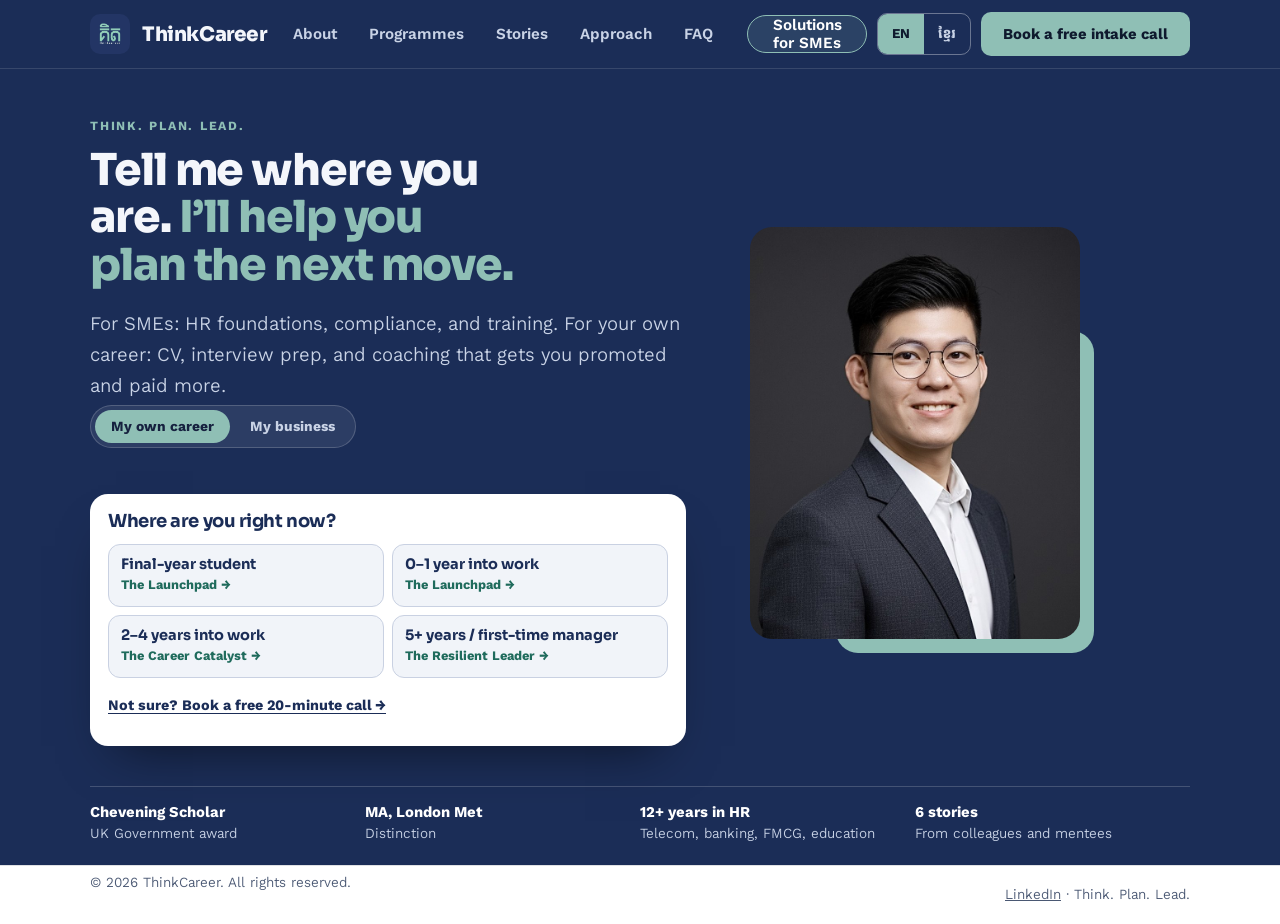
<file: index.html>
<!doctype html>
<html lang="en" data-lang="en">
<head>
<meta charset="utf-8">
<meta name="viewport" content="width=device-width,initial-scale=1">
<meta name="description" content="1:1 career coaching from a senior HR leader, Chevening Scholar and educator. CV and LinkedIn, interview prep, promotion and salary strategy for new graduates and young professionals.">
<meta name="theme-color" content="#243B6B">
<meta property="og:type" content="website">
<meta property="og:site_name" content="ThinkCareer">
<meta property="og:title" content="ThinkCareer — Career coaching with Udom Vuthy">
<meta property="og:description" content="One-to-one career coaching for graduates and young professionals in Cambodia: CV and LinkedIn, interview prep, promotion and salary strategy.">
<meta property="og:url" content="https://www.thinkcareers.net/">
<meta property="og:image" content="https://www.thinkcareers.net/redesign/assets/portrait.jpg">
<meta name="twitter:card" content="summary_large_image">
<link rel="canonical" href="https://www.thinkcareers.net/">
<link rel="icon" href="assets/favicon.ico" sizes="any">
<title>ThinkCareer — Career Coaching</title>
<link rel="preconnect" href="https://fonts.googleapis.com">
<link rel="preconnect" href="https://fonts.gstatic.com" crossorigin>
<link href="https://fonts.googleapis.com/css2?family=Sora:wght@600;700;800&family=Kantumruy+Pro:wght@400;500;600;700&display=swap" rel="stylesheet">
<style>
/* Direction A "Logo Navy": navy bar and hero, mint signal, white panels. Layout: one-screen home. Top bar opens full overlay panels (About, Programs, Approach, FAQ, Book) over the page; no section scrolling. */
:root{
  /* Motion system: one set of durations/easings for the whole site */
  --dur-1:120ms;   /* hover, press, colour changes */
  --dur-2:200ms;   /* fades, small state changes, overlays in */
  --dur-3:300ms;   /* entrances, panels, anything that travels */
  --dur-out:150ms; /* every exit: faster than the entrance */
  --stagger:40ms;
  --ease:cubic-bezier(.4,0,.2,1);
  --ease-out:cubic-bezier(.2,.8,.2,1);
  --ease-in:cubic-bezier(.4,0,1,1);
  interpolate-size:allow-keywords;
  --bg:#FFFFFF; --surface:#FFFFFF; --mist:#F1F4F9; --ink:#0F1A2E; --muted:#4A5873; --head:#1B2D57;
  --line:rgba(15,26,46,.13); --action:#1B2D57; --action-hover:#14224A; --action-fg:#FFFFFF; --link:#1B2D57;
  --accent:#1F6B5C; --mint:#8FBFB5; --mint-hover:#A5CDC4; --mint-ink:#0F1A2E; --navy:#1B2D57; --navy-deep:#14224A; --on-navy:#F4F6FB; --on-navy-muted:#C9D3E6;
  --bar-bg:#1B2D57; --hero-bg:#1B2D57;
  --gold:#E5C27A; --gold-ink:#0F1A2E; --danger:#B3261E; --scrim:rgba(10,18,40,.6); --shadow:0 24px 60px -24px rgba(20,34,74,.5);
  --display:"Sora","Kantumruy Pro",system-ui,sans-serif; --sans:"Kantumruy Pro",system-ui,sans-serif;
  --bar:68px; --max:1180px; --gut:clamp(16px,4vw,40px);
}
@media (prefers-color-scheme: dark){:root:not([data-theme="light"]){
  --bg:#0C1426; --surface:#131E38; --mist:#1A2748; --ink:#EEF3FB; --muted:#AAB7CD; --head:#F4F6FB;
  --line:rgba(255,255,255,.14); --action:#8FBFB5; --action-hover:#A5CDC4; --action-fg:#0C1426; --link:#8FBFB5;
  --accent:#8FD0C0; --navy-deep:#0A1120; --bar-bg:#0F1830; --hero-bg:#16244A; --scrim:rgba(3,7,14,.72); --shadow:0 24px 60px -24px rgba(0,0,0,.7); color-scheme:dark}}
:root[data-theme="dark"]{
  --bg:#0C1426; --surface:#131E38; --mist:#1A2748; --ink:#EEF3FB; --muted:#AAB7CD; --head:#F4F6FB;
  --line:rgba(255,255,255,.14); --action:#8FBFB5; --action-hover:#A5CDC4; --action-fg:#0C1426; --link:#8FBFB5;
  --accent:#8FD0C0; --navy-deep:#0A1120; --bar-bg:#0F1830; --hero-bg:#16244A; --scrim:rgba(3,7,14,.72); --shadow:0 24px 60px -24px rgba(0,0,0,.7); color-scheme:dark}
*{box-sizing:border-box}
html{height:100%}
body{margin:0;min-height:100%;background:var(--bg);color:var(--ink);font:400 17px/1.6 var(--sans);-webkit-font-smoothing:antialiased;display:flex;flex-direction:column}
html.lock{overflow:hidden}
[data-lang="km"] body{line-height:1.8}
[data-lang="km"] h1,[data-lang="km"] h2,[data-lang="km"] h3{line-height:1.4;letter-spacing:0}
img{max-width:100%;display:block}
h1,h2,h3{font-family:var(--display);color:var(--head);letter-spacing:-.025em;line-height:1.08;margin:0;text-wrap:balance}
p{margin:0}
a{color:var(--link)}
:focus-visible{outline:3px solid var(--gold);outline-offset:3px;border-radius:8px}
.skip{position:absolute;left:-999px;top:8px;background:var(--action);color:var(--action-fg);padding:10px 16px;border-radius:8px;z-index:200}
.skip:focus{left:8px}
.eyebrow{font:700 12.5px/1 var(--sans);letter-spacing:.14em;text-transform:uppercase;color:var(--accent);margin:0 0 14px}
.lede{color:var(--muted);font-size:clamp(17px,1.5vw,19.5px);max-width:58ch}
.audtoggle{display:inline-flex;background:var(--mist);border:1px solid var(--line);border-radius:999px;padding:3px;gap:3px;margin-bottom:18px}
.audtoggle button{border:0;background:none;font:700 14px var(--sans);padding:8px 16px;border-radius:999px;cursor:pointer;color:var(--muted)}
.audtoggle button[aria-pressed="true"]{background:var(--action);color:#fff}
.audbiz p{color:var(--muted);font-size:15px;margin:0 0 14px}
.audbiz .bizlinks{display:flex;flex-direction:column;gap:10px}
.btn{display:inline-flex;align-items:center;justify-content:center;gap:8px;min-height:48px;padding:0 24px;border-radius:10px;font:700 16px var(--sans);text-decoration:none;border:2px solid transparent;cursor:pointer;transition:background-color var(--dur-1) var(--ease),border-color var(--dur-1) var(--ease),color var(--dur-1) var(--ease),transform var(--dur-1) var(--ease);text-align:center}
.btn:active{transform:scale(.98)}
.btn--primary{background:var(--action);color:var(--action-fg)}.btn--primary:hover{background:var(--action-hover)}
.btn--ghost{background:transparent;border-color:var(--action);color:var(--link)}.btn--ghost:hover{background:var(--mist)}
.btn--block{width:100%}

/* Top bar */
.bar{position:sticky;top:env(safe-area-inset-top,0px);z-index:100;background:var(--bar-bg);border-bottom:1px solid rgba(255,255,255,.12)}
.bar__in{max-width:var(--max);margin:0 auto;height:var(--bar);padding:0 var(--gut);display:flex;align-items:center;gap:20px}
.brand{display:flex;align-items:center;gap:12px;font:800 20px var(--display);color:var(--on-navy);text-decoration:none;letter-spacing:-.02em;background:none;border:0;cursor:pointer;padding:0}
.brand img{width:40px;height:40px;border-radius:10px}
.tabs{display:flex;gap:4px;margin-left:12px}
.tab{background:none;border:0;font:600 15.5px var(--sans);color:var(--on-navy-muted);padding:0 14px;min-height:44px;border-radius:8px;cursor:pointer;position:relative;transition:background-color var(--dur-1) var(--ease),color var(--dur-1) var(--ease)}
.tab:hover{color:#fff;background:rgba(255,255,255,.1)}
.tab[aria-current="true"]{color:#fff}
.tab[aria-current="true"]::after{content:"";position:absolute;left:14px;right:14px;bottom:2px;height:3px;border-radius:3px;background:var(--mint)}
.bar__r{margin-left:auto;display:flex;align-items:center;gap:10px}
.tab--sme{display:inline-flex;align-items:center;background:rgba(143,191,181,.14);border:1.5px solid var(--mint);border-radius:999px;color:#fff;padding:0 15px;min-height:38px}
.tab--sme:hover{background:rgba(143,191,181,.26);color:#fff}
.tab--sme[aria-current="true"]{background:var(--mint);color:#16213f}
.tab--sme[aria-current="true"]::after{display:none}
.lang{display:inline-flex;border:1.5px solid rgba(255,255,255,.35);border-radius:10px;overflow:hidden}
.lang button{transition:background-color var(--dur-1) var(--ease),color var(--dur-1) var(--ease);border:0;background:none;min-height:40px;min-width:46px;padding:0 10px;font:700 13.5px var(--sans);color:var(--on-navy-muted);cursor:pointer}
.lang button[aria-pressed="true"]{background:var(--mint);color:var(--mint-ink)}
.bar .btn{min-height:44px;padding:0 20px;font-size:15px;background:var(--mint);color:var(--mint-ink)}
.bar .btn:hover{background:var(--mint-hover)}
.menu{display:none}
@media(max-width:900px){.tabs{display:none}.menu{display:inline-flex}.bar .btn--book{display:none}.tab--sme{display:none}}
.menu{align-items:center;justify-content:center;min-height:44px;min-width:44px;border:1.5px solid rgba(255,255,255,.35);border-radius:10px;background:none;color:var(--on-navy);cursor:pointer}
.menu svg{width:22px;height:22px}

/* Home */
main{flex:1;display:flex;flex-direction:column}
.herowrap{background:var(--hero-bg);color:var(--on-navy)}
.hero{max-width:var(--max);width:100%;margin:0 auto;padding:clamp(28px,4vw,56px) var(--gut) clamp(32px,4vw,56px);display:grid;grid-template-columns:1.15fr .85fr;gap:clamp(28px,5vw,72px);align-items:center}
h1{font-size:clamp(30px,4vw,52px);font-weight:800;line-height:1.12}
h1 em{font-style:normal;color:var(--accent)}
.herowrap h1{color:var(--on-navy)}.herowrap h1 em,.herowrap .eyebrow{color:var(--mint)}
.herowrap .lede,.herowrap .micro{color:var(--on-navy-muted)}
.herowrap .btn--primary{background:var(--mint);color:var(--mint-ink)}.herowrap .btn--primary:hover{background:var(--mint-hover)}
.herowrap .btn--ghost{border-color:#fff;color:#fff}.herowrap .btn--ghost:hover{background:rgba(255,255,255,.12)}
.herowrap .chips li{background:rgba(255,255,255,.1);border-color:rgba(255,255,255,.28);color:#fff}
.hero .lede{margin-top:20px}
.cta{display:flex;flex-wrap:wrap;gap:12px;margin:30px 0 14px}
.micro{font-size:14px;color:var(--muted)}
.chips{display:flex;flex-wrap:wrap;gap:8px;list-style:none;margin:24px 0 0;padding:0}
.chips li{border:1px solid var(--line);background:var(--mist);border-radius:8px;padding:7px 13px;font-size:14px;font-weight:600;color:var(--head)}
.portrait{position:relative;max-width:340px;margin-left:auto;width:100%}
.portrait::before{content:"";position:absolute;inset:auto -14px -14px auto;width:78%;height:78%;background:var(--mint);border-radius:22px;z-index:0}
.portrait img{position:relative;z-index:1;width:100%;aspect-ratio:4/5;object-fit:cover;border-radius:22px}
.portrait figcaption{position:absolute;z-index:2;left:-16px;bottom:22px;background:#fff;color:#1B2D57;border-radius:12px;padding:12px 16px;box-shadow:var(--shadow)}
.portrait b{display:block;font:700 16px var(--display)}
.portrait span{font-size:13px;color:#4A5873}
@media(max-width:900px){.hero{grid-template-columns:1fr}.portrait{margin:8px auto 0;max-width:320px}}

.stages{background:var(--mist);border-block:1px solid var(--line);padding:26px 0 30px}
.stages__in{max-width:var(--max);margin:0 auto;padding:0 var(--gut)}
.stages h2{font-size:clamp(20px,2.2vw,26px)}
.stages .cards{display:grid;grid-template-columns:repeat(4,1fr);gap:12px;margin-top:16px}
.stage{display:flex;flex-direction:column;gap:6px;text-align:left;background:var(--surface);border:1px solid var(--line);border-radius:12px;padding:16px 18px;cursor:pointer;font:inherit;color:inherit;min-height:92px;transition:border-color var(--dur-1) var(--ease),background-color var(--dur-1) var(--ease),transform var(--dur-2) var(--ease-out)}
.stage:hover{border-color:var(--head);transform:translateY(-2px)}
.stage b{font:700 17px/1.25 var(--display);color:var(--head)}
.stage span{font-size:14px;font-weight:700;color:var(--accent);margin-top:auto}
@media(max-width:900px){.stages .cards{grid-template-columns:1fr 1fr}}
@media(max-width:480px){.stages .cards{grid-template-columns:1fr}}

footer{border-top:1px solid var(--line);padding:18px 0;font-size:14px;color:var(--muted)}
footer div{max-width:var(--max);margin:0 auto;display:flex;flex-wrap:wrap;gap:8px 24px;justify-content:space-between}
footer a{color:var(--muted)}

/* Overlay panels */
.overlay{position:fixed;inset:0;z-index:90;display:flex;justify-content:center;align-items:flex-end;padding:calc(var(--bar) + env(safe-area-inset-top,0px) + 14px) var(--gut) 0}
.overlay[hidden]{display:none}
.scrim{position:absolute;inset:0;background:var(--scrim);backdrop-filter:blur(4px)}
.panel{position:relative;width:100%;max-width:1040px;max-height:100%;background:var(--surface);border-radius:20px 20px 0 0;box-shadow:var(--shadow);display:flex;flex-direction:column;overflow:hidden;border:1px solid var(--line);border-bottom:0}
.panel__top{display:flex;justify-content:space-between;align-items:center;padding:14px 16px 0 clamp(20px,3vw,36px);gap:12px}
.crumb{font:700 12.5px var(--sans);letter-spacing:.14em;text-transform:uppercase;color:var(--accent)}
.x{display:inline-flex;align-items:center;justify-content:center;min-width:44px;min-height:44px;border:0;background:var(--mist);color:var(--head);border-radius:50%;cursor:pointer}
.x{transition:background-color var(--dur-1) var(--ease),transform var(--dur-1) var(--ease)}
.x:hover{background:var(--line)}
.x svg{width:20px;height:20px}
.panel__body{overflow:auto;padding:6px clamp(20px,3vw,36px) calc(32px + env(safe-area-inset-bottom,0px));overscroll-behavior:contain}
.panel h2{font-size:clamp(24px,3vw,36px);font-weight:800;max-width:22ch}
.panel h2:focus{outline:none}
.sec[hidden]{display:none}
/* Shared keyframes */
@keyframes fade{from{opacity:0}to{opacity:1}}
@keyframes fadeout{from{opacity:1}to{opacity:0}}
@keyframes rise{from{transform:translateY(28px);opacity:0}to{transform:none;opacity:1}}
@keyframes sink{from{transform:none;opacity:1}to{transform:translateY(20px);opacity:0}}
@keyframes reveal{from{opacity:0;transform:translateY(8px)}to{opacity:1;transform:none}}
.overlay:not([hidden]) .scrim{animation:fade var(--dur-2) var(--ease-out) both}
.overlay:not([hidden]) .panel{animation:rise var(--dur-3) var(--ease-out) both}
.overlay.is-leaving .scrim{animation:fadeout var(--dur-out) var(--ease-in) both}
.overlay.is-leaving .panel{animation:sink var(--dur-out) var(--ease-in) both}
.panel .sec:not([hidden]){animation:reveal var(--dur-2) var(--ease-out) both}
.err:not(:empty){animation:reveal var(--dur-2) var(--ease-out) both}
@media(max-width:700px){.overlay{padding-left:0;padding-right:0}.panel{border-radius:16px 16px 0 0}}

/* About */
.about{display:grid;grid-template-columns:.7fr 1.3fr;gap:clamp(20px,4vw,48px);margin-top:18px;align-items:start}
.about img{border-radius:16px;aspect-ratio:4/5;object-fit:cover;width:100%}
.about p{color:var(--muted);margin-top:14px;max-width:62ch}
.about .lede{margin-top:16px}
.creds{display:grid;grid-template-columns:1fr 1fr;margin:22px 0 0;border:1px solid var(--line);border-radius:12px;overflow:hidden}
.creds div{padding:14px 16px;border-bottom:1px solid var(--line);background:var(--mist)}
.creds div:nth-child(odd){border-right:1px solid var(--line)}
.creds div:nth-last-child(-n+2){border-bottom:0}
.creds dt{font:700 11.5px var(--sans);letter-spacing:.12em;text-transform:uppercase;color:var(--accent)}
.creds dd{margin:4px 0 0;font-weight:600;color:var(--head);line-height:1.4;font-size:15.5px}
blockquote{margin:22px 0 0;padding:2px 0 2px 18px;border-left:3px solid var(--gold);font:600 clamp(18px,2vw,22px)/1.4 var(--display);color:var(--head)}
.about .btn{margin-top:22px}
@media(max-width:760px){.about{grid-template-columns:1fr}.about img{max-width:260px}.creds{grid-template-columns:1fr}.creds div{border-right:0!important;border-bottom:1px solid var(--line)!important}.creds div:last-child{border-bottom:0!important}}

/* Programs */
.tiers{display:grid;grid-template-columns:repeat(3,1fr);gap:14px;margin-top:22px}
.tier{border:1px solid var(--line);border-radius:16px;padding:22px;display:flex;flex-direction:column;background:var(--surface);position:relative}
.tier--feat{background:var(--navy);color:var(--on-navy);border-color:var(--navy-deep)}
.tier.rec{outline:3px solid var(--gold);outline-offset:2px}
.tier__tag{display:flex;justify-content:space-between;align-items:center;min-height:26px;font:700 12px var(--sans);letter-spacing:.12em;text-transform:uppercase;color:var(--accent);margin:0 0 10px}
.tier--feat .tier__tag{color:var(--mint)}
.tier__tag i{font-style:normal;background:var(--gold);color:var(--gold-ink);border-radius:6px;padding:4px 9px;letter-spacing:.02em;text-transform:none}
.tier h3{font-size:24px}
.tier--feat h3{color:var(--on-navy)}
.pitch{margin-top:8px;color:var(--muted);font-weight:500}
.tier--feat .pitch{color:var(--on-navy-muted)}
.price{font:800 34px/1 var(--display);margin:20px 0 4px;color:var(--head)}
.tier--feat .price{color:var(--on-navy)}
.price small{display:block;font:500 14px var(--sans);color:var(--muted);margin-top:6px;letter-spacing:0}
.tier--feat .price small,.tier--feat .meta{color:var(--on-navy-muted)}
.meta{font-size:14px;color:var(--muted);margin-top:8px}
.tier ul{list-style:none;margin:18px 0 22px;padding:18px 0 0;border-top:1px solid var(--line);display:grid;gap:10px;font-size:15px}
.tier--feat ul{border-color:rgba(255,255,255,.2)}
.tier li{display:grid;grid-template-columns:18px 1fr;gap:8px}
.tier li::before{content:"✓";color:var(--accent);font-weight:800}
.tier--feat li::before{color:var(--mint)}
.tier .btn{margin-top:auto}
.tier:not(.tier--feat) .btn{background:transparent;border-color:var(--action);color:var(--link)}
.tier:not(.tier--feat) .btn:hover{background:var(--mist)}
.tier--feat .btn{background:var(--mint);color:var(--mint-ink)}
.tier--feat .btn:hover{background:var(--mint-hover)}
.fine{margin-top:16px;color:var(--muted);font-size:15px}
@media(max-width:860px){.tiers{grid-template-columns:1fr}}

/* Stories */
.storystrip{max-width:var(--max);width:100%;margin:0 auto;padding:22px var(--gut);display:flex;align-items:center;gap:16px;flex-wrap:wrap}
.storystrip p{font-weight:600;color:var(--head);flex:1;min-width:220px;margin:0}
.storystrip p span{display:block}.storystrip p span+span{font-weight:400;color:var(--muted);font-size:15px}
.stories{display:grid;grid-template-columns:repeat(2,minmax(0,1fr));gap:14px;margin-top:22px}
.stories>.story:not(.story--lead):last-child:nth-child(even){grid-column:1/-1}
.story{position:relative;display:flex;flex-direction:column;gap:16px;background:var(--surface);border:1px solid var(--line);border-radius:16px;padding:22px}
.story__who{display:flex;align-items:center;gap:14px;min-width:0}
.story__photo{flex:none;width:72px;aspect-ratio:1;border-radius:14px;overflow:hidden;background:var(--mist);display:grid;place-items:center;color:var(--muted)}
.story__photo img{width:100%;height:100%;object-fit:cover;display:block}
.story__photo svg{width:56%;height:56%}
.story__name{font:700 17px/1.25 var(--display);color:var(--head);margin:0}
.story__role{font-size:14.5px;color:var(--muted);margin:2px 0 0}
.story__quote{margin:0;padding:0;border:0;font:500 17px/1.55 var(--sans);color:var(--ink)}
.story__quote::before{content:"\201C";display:block;font:800 44px/0.7 var(--display);color:var(--accent);margin-bottom:6px}
.story__tags{display:flex;flex-wrap:wrap;gap:8px;margin-top:auto}
.story__tags span{border-radius:8px;padding:6px 11px;font-size:13.5px;font-weight:700;line-height:1.2}
.tag-out{background:var(--mint);color:var(--mint-ink)}
.tag-prog{background:var(--mist);color:var(--head);border:1px solid var(--line)}
.story:not(.story--lead):has(.ph-badge){padding-top:46px}
.ph-badge{position:absolute;top:14px;right:14px;background:var(--gold);color:var(--gold-ink);font:800 11px/1 var(--sans);letter-spacing:.1em;text-transform:uppercase;padding:6px 9px;border-radius:6px}
.story--lead{grid-column:1/-1;display:grid;grid-template-columns:minmax(0,.7fr) minmax(0,1.6fr);gap:clamp(20px,3.5vw,44px);padding:clamp(22px,3.2vw,36px);background:var(--navy);border-color:transparent;color:var(--on-navy)}
.story--lead .story__photo{position:relative;width:100%;aspect-ratio:4/5;border-radius:16px;background:rgba(255,255,255,.08);color:var(--on-navy-muted);box-shadow:12px 12px 0 -2px var(--mint)}
.story--lead .story__body{display:flex;flex-direction:column;gap:18px;justify-content:center;min-width:0}
.story--lead .story__quote{font:600 clamp(19px,2.2vw,26px)/1.45 var(--display);color:var(--on-navy);letter-spacing:-.01em}
.story--lead .story__quote::before{color:var(--mint);font-size:64px;margin-bottom:10px}
.story--lead .story__name{color:var(--on-navy);font-size:19px}.story--lead .story__role{color:var(--on-navy-muted)}
.story--lead .tag-prog{background:transparent;color:var(--on-navy);border-color:rgba(255,255,255,.3)}
.story__quote p{margin:0 0 .8em}.story__quote p:last-child{margin:0}
.story--lead .story__quote--long{font:500 clamp(17px,1.55vw,19.5px)/1.65 var(--sans);letter-spacing:0}
.story--lead .story__photo{align-self:start}
.story-cta{margin-top:22px;display:flex}
@media(max-width:760px){.stories{grid-template-columns:minmax(0,1fr)}.story--lead{grid-template-columns:minmax(0,1fr)}.story--lead .story__photo{max-width:220px;box-shadow:10px 10px 0 -2px var(--mint)}.ph-badge{top:12px;right:12px}}

/* Approach */
.pillars{list-style:none;margin:22px 0 0;padding:0;display:grid;gap:0}
.pillars li{display:grid;grid-template-columns:minmax(0,.8fr) minmax(0,1.4fr);gap:24px;padding:20px 0;border-top:1px solid var(--line)}
.pillars li:last-child{border-bottom:1px solid var(--line)}
.pillars h3{font-size:clamp(20px,2.2vw,26px)}
.pillars p{color:var(--muted)}
.hrfeatures{list-style:none;margin:22px 0 0;padding:0;display:grid;gap:0}
.hrfeatures li{display:grid;grid-template-columns:minmax(0,.8fr) minmax(0,1.4fr);gap:24px;padding:20px 0;border-top:1px solid var(--line)}
.hrfeatures li:last-child{border-bottom:1px solid var(--line)}
.hrfeatures h3{font-size:clamp(20px,2.2vw,26px)}
.hrfeatures p{color:var(--muted)}
.smeoffers{display:grid;gap:44px;margin-top:8px}
.smeoffer+.smeoffer{padding-top:40px;border-top:1px solid var(--line)}
.steps{list-style:none;margin:16px 0 0;padding:0;display:grid;grid-template-columns:repeat(3,1fr);gap:12px;counter-reset:s}
.steps li{counter-increment:s;background:var(--mist);border-radius:12px;padding:18px;font-weight:600;color:var(--head)}
.steps li::before{content:counter(s);display:grid;place-items:center;width:32px;height:32px;border-radius:50%;background:var(--action);color:var(--action-fg);font:700 14px var(--sans);margin-bottom:10px}
.h3s{font:700 13px var(--sans);letter-spacing:.12em;text-transform:uppercase;color:var(--accent);margin:30px 0 0}
@media(max-width:760px){.pillars li{grid-template-columns:1fr;gap:6px}.hrfeatures li{grid-template-columns:1fr;gap:6px}.steps{grid-template-columns:1fr}}

/* FAQ */
details{border-top:1px solid var(--line)}
details:last-of-type{border-bottom:1px solid var(--line)}
.faqs{margin-top:20px}
summary{list-style:none;cursor:pointer;display:flex;justify-content:space-between;align-items:center;gap:16px;padding:18px 0;min-height:48px;font:700 18px/1.35 var(--display);color:var(--head)}
summary::-webkit-details-marker{display:none}
summary::after{content:"+";font:400 26px/1 var(--sans);color:var(--accent);transition:transform var(--dur-2) var(--ease-out)}
details[open] summary::after{transform:rotate(45deg)}
details p{color:var(--muted);margin:0 0 20px;max-width:64ch}
details::details-content{block-size:0;overflow:clip;transition:block-size var(--dur-3) var(--ease-out),content-visibility var(--dur-3) allow-discrete}
details[open]::details-content{block-size:auto}
details[open]>:not(summary){animation:reveal var(--dur-3) var(--ease-out) both}

/* Form */
.book{display:grid;grid-template-columns:.8fr 1.2fr;gap:clamp(20px,4vw,44px);margin-top:18px;align-items:start}
.promises{list-style:none;margin:20px 0 0;padding:0;display:grid;gap:10px;color:var(--ink)}
.promises li{display:grid;grid-template-columns:22px 1fr;gap:8px}
.promises li::before{content:"✓";color:var(--accent);font-weight:800}
form{display:grid;gap:16px}
.row{display:grid;grid-template-columns:1fr 1fr;gap:14px}
label,.lbl{display:block;font-weight:700;font-size:15px;margin-bottom:6px;color:var(--head)}
.hint{display:block;font-weight:400;font-size:13px;color:var(--muted)}
input[type=text],input[type=email],select,textarea{width:100%;min-height:50px;padding:12px 14px;border:1.5px solid color-mix(in srgb,var(--muted) 55%,transparent);border-radius:10px;background:var(--surface);font:400 16px var(--sans);color:var(--ink)}
textarea{min-height:120px;resize:vertical}
input,select,textarea{transition:border-color var(--dur-1) var(--ease),outline-color var(--dur-1) var(--ease)}
input:focus,select:focus,textarea:focus{outline:3px solid var(--gold);outline-offset:1px;border-color:var(--action)}
[aria-invalid="true"]{border-color:var(--danger)!important}
.err{color:var(--danger);font-size:14px;margin-top:4px}
.check{display:grid;grid-template-columns:24px 1fr;gap:10px;align-items:start;font-weight:400;font-size:14px;color:var(--muted);margin:0}
.check input{width:22px;height:22px;margin:2px 0 0;accent-color:var(--action)}
.hp{position:absolute;left:-9999px}
.status{font-weight:700;color:var(--head)}
.thanks{display:none;background:var(--mist);border-radius:14px;padding:26px}
.thanks h3{font-size:26px;margin-bottom:10px}
.note{background:var(--mist);border:1px dashed var(--muted);border-radius:10px;padding:10px 14px;font-size:14px;color:var(--muted)}
@media(max-width:820px){.book{grid-template-columns:1fr}.row{grid-template-columns:1fr}}

/* ---- audit fixes ---- */
.bar .btn--book{white-space:nowrap}.lang{flex:none}
@media(min-width:901px) and (max-width:1080px){.bar .btn--book{display:none}}
.scrim{background:rgba(8,16,40,.8);backdrop-filter:blur(8px)}
.panel{height:100%}
footer{padding:6px 0}
footer div{padding:0 var(--gut)}
footer a{display:inline-block;padding:12px 0;min-height:44px}
.herowrap .chips{gap:6px 0;margin-top:20px}
.herowrap .chips li{background:none;border:0;border-radius:0;padding:0;font-size:14.5px;font-weight:600;color:var(--on-navy-muted)}
.herowrap .chips li+li::before{content:"·";margin:0 12px;color:var(--mint)}
.proof{display:flex;align-items:center;gap:14px;flex-wrap:wrap;margin-top:22px;padding-top:18px;border-top:1px solid rgba(255,255,255,.18);font-size:15px;color:var(--on-navy-muted)}
.proof__av{display:flex}
.proof__av img{width:36px;height:36px;border-radius:50%;object-fit:cover;border:2px solid var(--hero-bg);margin-left:-10px;background:var(--mist)}
.proof__av img:first-child{margin-left:0}
.proof button{background:none;border:0;padding:12px 0;min-height:44px;font:700 15px var(--sans);color:var(--mint);cursor:pointer;text-decoration:underline;text-underline-offset:3px}
@media(max-width:900px){.portrait{max-width:260px}.portrait img{height:auto;aspect-ratio:4/5}}
@media(max-width:700px){.herowrap .chips{display:grid;gap:4px}.herowrap .chips li+li::before{display:none}}
.stagesub{margin:6px 0 0;color:var(--muted);font-size:15.5px}
.storystrip q{display:block;quotes:none;font:600 clamp(17px,1.9vw,20px)/1.4 var(--display);color:var(--head)}
.storystrip q+span{display:block;font-size:14.5px;color:var(--muted);margin-top:4px}
.storystrip .qwrap{flex:1;min-width:240px}
.about .btnrow{display:flex;flex-wrap:wrap;gap:12px;margin-top:22px}
.about .btnrow .btn{margin-top:0}
.about p+p{margin-top:12px}
.for{font-size:14px;color:var(--muted);margin:14px 0 0}
.tier--feat .for{color:var(--on-navy-muted)}
.for b{color:var(--head)}.tier--feat .for b{color:var(--on-navy)}
.tier ul{margin-top:16px}
.sfilters{display:flex;flex-wrap:wrap;gap:8px;margin-top:20px}
.sfilters button{transition:background-color var(--dur-1) var(--ease),color var(--dur-1) var(--ease),border-color var(--dur-1) var(--ease),transform var(--dur-1) var(--ease);min-height:44px;padding:8px 16px;border:1.5px solid var(--line);border-radius:99px;background:var(--surface);color:var(--head);font:600 15px var(--sans);cursor:pointer}
.sfilters button[aria-pressed="true"]{background:var(--navy);color:var(--on-navy);border-color:var(--navy)}
.stories{margin-top:16px;align-items:start}
.story__photo{width:88px}
.story__quote.is-clamped{max-height:11.5em;overflow:hidden;-webkit-mask-image:linear-gradient(#000 68%,transparent);mask-image:linear-gradient(#000 68%,transparent)}
.story__more{transition:color var(--dur-1) var(--ease);align-self:flex-start;background:none;border:0;padding:10px 0;min-height:44px;font:700 15px var(--sans);color:var(--link);cursor:pointer;text-decoration:underline;text-underline-offset:3px}
.story__src a{color:inherit;text-decoration:underline;text-underline-offset:3px;display:inline-block;padding:6px 0}.story__src a:hover{color:var(--head)}
.story__src{margin:0;font-size:13px;color:var(--muted)}
.story--lead .story__src{color:var(--on-navy-muted)}
.pillars .sub{display:block;display:block;font:700 12px var(--sans);letter-spacing:.12em;text-transform:uppercase;color:var(--accent);margin-top:6px}
.pillars .cov{margin:10px 0 0;font-size:14px;font-weight:700;color:var(--head)}
.linkbtn{background:none;border:0;padding:0;font:700 inherit var(--sans);color:var(--link);cursor:pointer;text-decoration:underline;text-underline-offset:3px;min-height:44px}
.book h2{font-size:clamp(24px,3vw,34px);font-weight:800;margin:0}
.book .lede{margin-top:14px}

/* ---- carousel ---- */
.stories{display:flex;gap:14px;overflow-x:auto;scroll-snap-type:x mandatory;scroll-behavior:smooth;scrollbar-width:none;margin-top:16px;padding:2px 2px 6px;align-items:stretch;overscroll-behavior-x:contain}
.stories::-webkit-scrollbar{display:none}
.stories:focus-visible{outline:3px solid var(--gold);outline-offset:2px;border-radius:16px}
.stories>.story{flex:0 0 calc((100% - 14px)/2);scroll-snap-align:start;min-width:0}
@media(max-width:760px){.stories>.story{flex-basis:88%}}
.carousel{display:flex;flex-direction:column}
.carousel__ctl{order:-1;display:flex;align-items:center;justify-content:flex-end;gap:14px;margin-top:14px}
.car-btn{display:inline-flex;align-items:center;justify-content:center;width:48px;height:48px;border-radius:50%;border:1.5px solid var(--head);background:var(--surface);color:var(--head);cursor:pointer;transition:background-color var(--dur-1) var(--ease),color var(--dur-1) var(--ease),opacity var(--dur-1) var(--ease),transform var(--dur-1) var(--ease)}
.car-btn:hover:not(:disabled){background:var(--navy);color:var(--on-navy)}
.car-btn:disabled{opacity:.35;cursor:default}
.car-btn svg{width:22px;height:22px}
.car-pos{min-width:72px;text-align:center;font:700 15px var(--sans);color:var(--head);font-variant-numeric:tabular-nums}

/* ---- stories contrast pass ---- */
:root{--edge:color-mix(in srgb,var(--muted) 75%,transparent);--muted-strong:#38465F}
@media(prefers-color-scheme:dark){:root:not([data-theme="light"]){--edge:color-mix(in srgb,var(--muted) 60%,transparent);--muted-strong:#C9D3E6}}
:root[data-theme="dark"]{--edge:color-mix(in srgb,var(--muted) 60%,transparent);--muted-strong:#C9D3E6}
.story{border-color:var(--edge)}
@media(prefers-color-scheme:dark){:root:not([data-theme="light"]) .story{background:var(--mist)}:root:not([data-theme="light"]) .tag-prog{background:var(--surface)}}
:root[data-theme="dark"] .story{background:var(--mist)}:root[data-theme="dark"] .tag-prog{background:var(--surface)}
.story .tag-prog{border-color:var(--edge)}
.sfilters button{border-color:var(--edge)}
.sfilters button[aria-pressed="true"]{border-color:var(--navy)}
.story__role,.story__src{color:var(--muted-strong)}
.story__src{font-size:13.5px}
.car-pos{color:var(--muted-strong)}
.sfilters button:focus-visible,.car-btn:focus-visible,.story__more:focus-visible,.stories:focus-visible{outline:3px solid var(--action);outline-offset:3px}
.car-btn{border-color:var(--action)}
.car-btn:disabled{opacity:.5;border-color:var(--edge)}

/* Programme popup card */
.pgm{position:fixed;inset:0;z-index:130;display:grid;place-items:center;padding:20px var(--gut)}
.pgm[hidden]{display:none}
.pgm__bg{position:absolute;inset:0;background:rgba(8,14,30,.62);opacity:0;transition:opacity var(--dur-out) var(--ease-in)}
.pgm__box{position:relative;width:min(560px,100%);max-height:calc(100dvh - 40px);overflow:auto;border-radius:20px;opacity:0;transform:translateY(16px) scale(.97);transition:opacity var(--dur-out) var(--ease-in),transform var(--dur-out) var(--ease-in);overscroll-behavior:contain}
.pgm.is-open .pgm__bg{opacity:1;transition:opacity var(--dur-2) var(--ease-out)}
.pgm.is-open .pgm__box{opacity:1;transform:none;transition:opacity var(--dur-2) var(--ease-out),transform var(--dur-3) var(--ease-out)}
.pgm__slot .tier{border-radius:20px;padding:30px 28px 24px;box-shadow:0 30px 70px -24px rgba(0,0,0,.65)}
.pgm__slot .tier h3{font-size:clamp(26px,5vw,32px);padding-right:44px}
.pgm__slot .tier__tag{padding-right:52px}
.pgm__slot .tier .price span{font-size:36px}
.pgm__slot .tier ul{font-size:16px}
.pgm__slot .tier .btn{margin-top:4px;width:100%;min-height:52px;justify-content:center}
.pgm__x{position:absolute;top:14px;right:14px;z-index:2;background:rgba(15,26,46,.08);color:inherit}
.pgm__x:hover{background:rgba(15,26,46,.16)}
.pgm__box:has(.tier--feat) .pgm__x{background:rgba(255,255,255,.14);color:#fff}
.pgm__cmp{display:flex;align-items:center;justify-content:center;width:100%;min-height:48px;margin-top:6px;border:0;background:none;color:inherit;font:700 15px var(--sans);cursor:pointer;text-decoration:underline;text-underline-offset:3px;opacity:.92}
.pgm__cmp:hover{opacity:1}
.pgm__slot .tier--feat .pgm__cmp{color:var(--mint)}
.pgm__slot .tier:not(.tier--feat) .pgm__cmp{color:var(--link)}
@media(max-width:700px){
 .pgm{align-items:end;padding:0}
 .pgm__box{width:100%;max-height:92dvh;border-radius:20px 20px 0 0;transform:translateY(40px)}
 .pgm__slot .tier{border-radius:20px 20px 0 0;padding:26px 20px 20px}
 .pgm__slot .tier{padding-bottom:calc(14px + env(safe-area-inset-bottom,0px))}
}
/* Menu animation */
.menu svg path{transform-box:fill-box;transform-origin:center;transition:transform var(--dur-3) var(--ease-out),opacity var(--dur-2) var(--ease)}
.menu.is-open .l1{transform:translateY(5px) rotate(45deg)}
.menu.is-open .l2{opacity:0;transform:scaleX(.2)}
.menu.is-open .l3{transform:translateY(-5px) rotate(-45deg)}
.menulist{position:absolute;top:var(--bar);right:var(--gut);left:var(--gut);background:var(--surface);border:1px solid var(--line);border-radius:12px;box-shadow:var(--shadow);padding:8px;display:grid;gap:2px;z-index:120;
  opacity:0;visibility:hidden;pointer-events:none;transform:translateY(-10px) scale(.98);transform-origin:top right;
  transition:opacity var(--dur-out) var(--ease-in),transform var(--dur-out) var(--ease-in),visibility 0s linear var(--dur-out)}
.menulist.is-open{opacity:1;visibility:visible;pointer-events:auto;transform:none;transition:opacity var(--dur-2) var(--ease-out),transform var(--dur-3) var(--ease-out),visibility 0s}
.menulist .tab{text-align:left;min-height:48px;font-size:17px;opacity:0;transform:translateY(-6px);transition:opacity var(--dur-out) var(--ease-in),transform var(--dur-out) var(--ease-in),background-color var(--dur-1) var(--ease),color var(--dur-1) var(--ease)}
.menulist.is-open .tab{opacity:1;transform:none;transition:opacity var(--dur-2) var(--ease-out) calc(var(--i)*var(--stagger) + 60ms),transform var(--dur-3) var(--ease-out) calc(var(--i)*var(--stagger) + 60ms),background-color var(--dur-1) var(--ease),color var(--dur-1) var(--ease)}
.menuscrim{position:fixed;inset:var(--bar) 0 0 0;z-index:95;background:rgba(8,14,30,.45);opacity:0;visibility:hidden;transition:opacity var(--dur-out) var(--ease-in),visibility 0s linear var(--dur-out)}
.menuscrim.is-open{opacity:1;visibility:visible;transition:opacity var(--dur-2) var(--ease-out),visibility 0s}
@media(min-width:901px){.menulist,.menuscrim{display:none}}
/* Mobile dropdown menu: dark text on the light surface */
#menuList .tab{color:var(--head);font-weight:600}
#menuList .tab:hover,#menuList .tab:focus-visible{background:var(--mist);color:var(--head)}
#menuList .tab[aria-current="true"]{background:var(--mist)}
#menuList .tab[aria-current="true"]::after{left:14px;right:auto;width:28px;background:var(--accent)}
#menuList .tab[data-nav="book"]{background:var(--action);color:var(--action-fg);text-align:center!important;margin-top:6px;font-weight:700}
#menuList .tab[data-nav="book"]:hover{background:var(--action-hover);color:var(--action-fg)}
#menuList .tab[data-nav="book"][aria-current="true"]::after{display:none}
/* Hero v15 (A+B) */
.herowrap{flex:1;display:flex;flex-direction:column;justify-content:center}
.hero{grid-template-columns:1.15fr .85fr;gap:clamp(28px,5vw,64px);row-gap:0;padding-bottom:0}
.hero__l{min-width:0}
.herowrap h1{font-size:clamp(30px,3.6vw,44px);line-height:1.08}
.herocard{background:#fff;color:#16213f;border-radius:18px;padding:18px;margin-top:26px;box-shadow:0 26px 50px -26px rgba(0,0,0,.6)}
.herocard h2{font-size:18px;color:#1B2D57;margin:0}
.herocard .cards{display:grid;grid-template-columns:1fr 1fr;gap:8px;margin-top:12px}
.herocard .stage{background:#f1f4f9;border:1.5px solid #c9d1e2;border-radius:12px;padding:10px 12px;min-height:60px;gap:2px}
.herocard .stage:hover{border-color:#1B2D57}
.herocard .stage b{font-size:14.5px;color:#1B2D57}
.herocard .stage span{font-size:13px;color:#1f6b5c}
.herocard .nf{display:inline-flex;align-items:center;min-height:44px;margin-top:6px;background:none;border:0;padding:0;font:700 14.5px var(--sans);color:#1B2D57;text-decoration:underline;text-underline-offset:3px;cursor:pointer;text-align:left}
.fork{display:inline-flex;background:rgba(255,255,255,.08);border:1px solid rgba(255,255,255,.18);border-radius:999px;padding:4px;gap:4px;margin:4px 0 20px}
.fork button{border:0;background:none;color:var(--on-navy-muted);font:700 14px var(--sans);padding:8px 16px;border-radius:999px;cursor:pointer;transition:background var(--dur-1) var(--ease),color var(--dur-1) var(--ease)}
.fork button[aria-pressed="true"]{background:var(--mint);color:#16213f}
.fork button:not([aria-pressed="true"]):hover{color:#fff}
.herocard .bizsub{font-size:13.5px;color:#4A5873;margin-top:4px}
.bizrow{display:flex;flex-direction:column;gap:9px;margin-top:14px}
.bizcard{display:flex;flex-direction:column;gap:3px;text-align:left;background:#f1f4f9;border:1.5px solid #c9d1e2;border-radius:12px;padding:13px 15px;cursor:pointer;font:inherit;color:inherit;min-height:0}
.bizcard:hover{border-color:#1B2D57;transform:none}
.bizcard b{font:700 15px var(--display);color:#1B2D57}
.bizcard span{font-size:12.5px;color:#4A5873;margin-top:0}
.bizcard .go{display:block;margin-top:5px;font-size:12.5px;font-weight:700;color:#1f6b5c}
.hero .portrait{max-width:330px}
.hero .portrait>img{height:auto;aspect-ratio:4/5;object-position:50% 10%}
.hero .portrait figcaption.hquote{position:absolute;z-index:2;left:-48px;bottom:26px;width:250px;background:#fff;color:#1B2D57;border-radius:14px;padding:14px 16px;box-shadow:0 18px 40px -16px rgba(0,0,0,.55);display:block}
.hquote q{display:block;quotes:none;font:600 14px/1.4 var(--display);color:#1B2D57}
.hquote__by{display:flex;align-items:center;gap:8px;margin-top:10px;font-size:12.5px;color:#4A5873}
.hquote__by img{width:28px;height:28px;border-radius:50%;object-fit:cover;flex:none}
.facts{grid-column:1/-1;display:grid;grid-template-columns:repeat(4,1fr);margin:40px 0 0;border-top:1px solid rgba(255,255,255,.18)}
.facts div{padding:16px 14px 20px 0}
.facts dt{font:700 15px var(--sans);color:#fff}
.facts dd{margin:2px 0 0;font-size:14px;color:var(--on-navy-muted)}
@media(max-width:900px){
 .hero{grid-template-columns:1fr;padding-top:24px;padding-bottom:28px}
 .hero .portrait{order:-1;max-width:none;margin:0 0 24px!important;display:flex;align-items:center;gap:14px}
 .hero .portrait::before{display:none}
 .hero .portrait>img{width:84px;height:84px;aspect-ratio:1;border-radius:16px;flex:none}
 .hero .portrait figcaption.hquote{position:static;width:auto;flex:1;padding:10px 12px}
 .hquote q{font-size:13px}.hquote__by{margin-top:6px;font-size:11.5px}.hquote__by img{width:22px;height:22px}
 .facts{display:none}
}
@media(max-width:560px){.herocard .cards{grid-template-columns:1fr}.herocard .stage{flex-direction:row;align-items:center;justify-content:space-between}.herocard .stage b{flex:1}}
/* Press feedback: same on every tappable control */
.btn:active,.stage:active,.car-btn:active:not(:disabled),.sfilters button:active,.x:active{transform:scale(.97)}
.stage:hover{transform:translateY(-2px)}
.stage:active{transform:translateY(0) scale(.98)}
/* Page-load entrance: hero text and portrait settle in once */
.hero__l>*{animation:reveal var(--dur-3) var(--ease-out) backwards}
.hero__l>:nth-child(2){animation-delay:calc(var(--stagger)*1)}
.hero__l>:nth-child(3){animation-delay:calc(var(--stagger)*2)}
.hero__l>:nth-child(4){animation-delay:calc(var(--stagger)*3)}
.hero .portrait{animation:fade var(--dur-3) var(--ease-out) calc(var(--stagger)*2) backwards}
.facts{animation:fade var(--dur-3) var(--ease-out) calc(var(--stagger)*4) backwards}
/* Reduced motion: one switch for the whole site */
@media(prefers-reduced-motion:reduce){
  :root{--dur-1:0ms;--dur-2:0ms;--dur-3:0ms;--dur-out:0ms;--stagger:0ms}
  *,*::before,*::after{animation-duration:.01ms!important;animation-delay:0ms!important;animation-iteration-count:1!important;scroll-behavior:auto!important}
  .stage:hover{transform:none}
}

/* About — banner band (Option B) */
.abband{position:relative;display:grid;grid-template-columns:minmax(0,1fr) clamp(190px,28%,290px);gap:clamp(12px,3vw,32px);align-items:end;margin-top:14px;padding:clamp(22px,4vw,40px) clamp(18px,4vw,40px) 0;border-radius:16px;overflow:hidden;background:var(--navy) radial-gradient(rgba(255,255,255,.07) 1px,transparent 1.5px) 0 0/18px 18px;color:var(--on-navy)}
.abband__eye{margin:0 0 10px;font:700 12.5px/1 var(--sans);letter-spacing:.14em;text-transform:uppercase;color:var(--mint)}
.abband h2{color:#fff;font-size:clamp(22px,3.6vw,38px);max-width:18ch}
.abband__sub{margin:14px 0 clamp(22px,4vw,40px);color:var(--on-navy-muted);font-size:15px;max-width:44ch}
.abband img{display:block;width:100%;height:auto;aspect-ratio:4/5;object-fit:cover;border-radius:16px 16px 0 0;box-shadow:0 -10px 40px -10px rgba(0,0,0,.35)}
.abbody{display:grid;grid-template-columns:minmax(0,1.25fr) minmax(0,1fr);gap:clamp(20px,4vw,44px);margin-top:clamp(20px,3vw,32px);align-items:start}
.abbody p{color:var(--muted);margin-top:12px;max-width:62ch}
.abbody .lede{margin-top:0}
.abbody .creds{margin-top:22px}
.abbody blockquote{margin:22px 0 0;padding:4px 0 4px 16px;border-left:3px solid var(--gold);font:600 clamp(16px,2vw,19px)/1.45 var(--display);color:var(--head);max-width:46ch}
.abbody .btnrow{display:flex;flex-wrap:wrap;gap:12px;margin-top:22px}
.abpath h3{margin:0 0 14px;font:700 12px/1 var(--sans);letter-spacing:.14em;text-transform:uppercase;color:var(--accent)}
.abtl{list-style:none;margin:0;padding:0}
.abtl li{position:relative;display:grid;grid-template-columns:52px minmax(0,1fr);gap:0 26px;padding:0 0 18px}
.abtl li::before{content:"";position:absolute;left:62px;top:8px;bottom:-8px;width:2px;background:var(--line)}
.abtl li:last-child::before{display:none}
.abtl li::after{content:"";position:absolute;left:57px;top:6px;width:12px;height:12px;border-radius:50%;background:var(--surface);border:2px solid var(--accent)}
.abtl li:last-child::after{background:var(--accent)}
.abtl time{font:700 13.5px/1.7 var(--display);color:var(--accent)}
.abtl li>span{color:var(--head);font-weight:600;font-size:15.5px;line-height:1.45;padding-left:0}
@media(max-width:760px){.abband{grid-template-columns:minmax(0,1fr) 138px;padding-top:22px}.abband h2{font-size:21px}.abband__sub{font-size:13.5px;margin-bottom:20px}.abbody{grid-template-columns:1fr}.abpath{order:3}}
</style>
</head>
<body>


<a class="skip" href="#main" data-i18n="n_skip">Skip to content</a>

<header class="bar" id="bar">
  <div class="bar__in">
    <button class="brand" type="button" data-nav="home" aria-label="ThinkCareer home"><img src="redesign/assets/logo.jpg" alt="" width="40" height="40"><span>ThinkCareer</span></button>
    <nav class="tabs" aria-label="Primary">
      <button class="tab" type="button" data-nav="about" data-i18n="nav_about">About</button>
      <button class="tab" type="button" data-nav="programs" data-i18n="nav_services">Services</button>
      <button class="tab" type="button" data-nav="stories" data-i18n="nav_stories">Stories</button>
      <button class="tab" type="button" data-nav="approach" data-i18n="nav_approach">Approach</button>
      <button class="tab" type="button" data-nav="faq" data-i18n="nav_faq">FAQ</button>
    </nav>
    <div class="bar__r">
      <button class="tab tab--sme" type="button" data-nav="hrsolutions" data-i18n="nav_hr">HR Solutions</button>
      <div class="lang" role="group" aria-label="Language">
        <button type="button" data-set="en" aria-pressed="true" lang="en">EN</button>
        <button type="button" data-set="km" aria-pressed="false" lang="km">ខ្មែរ</button>
      </div>
      <button class="btn btn--primary btn--book" type="button" data-nav="book" data-i18n="nav_book">Book a consultation</button>
      <button class="menu" type="button" id="menuBtn" aria-label="Menu" aria-expanded="false" aria-controls="menuList"><svg viewBox="0 0 24 24" fill="none" stroke="currentColor" stroke-width="2" stroke-linecap="round" aria-hidden="true"><path class="l1" d="M4 7h16"/><path class="l2" d="M4 12h16"/><path class="l3" d="M4 17h16"/></svg></button>
    </div>
  </div>
</header>

<main id="main">
  <div class="herowrap"><section class="hero" aria-labelledby="h1">
    <div class="hero__l audscope">
      <p class="eyebrow" data-i18n="hero_eyebrow">Think. Plan. Lead.</p>
      <h1 id="h1" data-i18n-html="n_h1">Tell me where you are. <em>I’ll help you plan the next move.</em></h1>
      <p class="lede" data-i18n="n_lede"></p>
      <div class="fork" role="group" aria-label="Who are you here for">
        <button type="button" data-set-aud="ind" aria-pressed="true" data-i18n="fork_ind">My own career</button>
        <button type="button" data-set-aud="biz" aria-pressed="false" data-i18n="fork_biz">My business</button>
      </div>
      <section class="herocard">
        <div data-audpanel="ind">
          <h2 id="whoH" data-i18n="n_who_h">Where are you right now?</h2>
          <div class="cards">
            <button class="stage" type="button" data-prog="1"><b data-i18n="stage_1">Final-year student</b><span><bdi data-i18n="t1_name">The Launchpad</bdi> →</span></button>
            <button class="stage" type="button" data-prog="1"><b data-i18n="stage_2">0–1 year in</b><span><bdi data-i18n="t1_name">The Launchpad</bdi> →</span></button>
            <button class="stage" type="button" data-prog="2"><b data-i18n="stage_3">2–4 years in</b><span><bdi data-i18n="t2_name">The Career Catalyst</bdi> →</span></button>
            <button class="stage" type="button" data-prog="3"><b data-i18n="stage_4">5+ years / first-time manager</b><span><bdi data-i18n="t3_name">The Resilient Leader</bdi> →</span></button>
          </div>
          <button class="nf" type="button" data-nav="book" data-i18n="n_notsure_call">Not sure? Book a free 20-minute call →</button>
        </div>
        <div data-audpanel="biz" hidden>
          <h2 id="bizH" data-i18n="n_biz_h">What does your business need?</h2>
          <p class="bizsub" data-i18n="n_biz_sub"></p>
          <div class="bizrow">
            <button class="bizcard" type="button" data-nav="hrsolutions"><b data-i18n="biz_card1_t">HR Solutions for SMEs</b><span data-i18n="biz_card1_b"></span><span class="go" data-i18n="biz_card_cta">See details →</span></button>
            <button class="bizcard" type="button" data-nav="hrsolutions"><b data-i18n="biz_card2_t">Corporate Training</b><span data-i18n="biz_card2_b"></span><span class="go" data-i18n="biz_card_cta">See details →</span></button>
          </div>
          <button class="nf" type="button" data-nav="book" data-aud="biz" data-i18n="n_biz_notsure_call">Not sure which service? Book a free call →</button>
        </div>
      </section>
    </div>
    <figure class="portrait" style="margin:0">
      <img src="redesign/assets/portrait.jpg" alt="Udom Vuthy, founder of ThinkCareer" width="560" height="700" fetchpriority="high">
    </figure>
    <dl class="facts">
      <div><dt data-i18n="n_chip_1">Chevening Scholar</dt><dd data-i18n="n_f1_s">UK Government award</dd></div>
      <div><dt data-i18n="n_f2">MA, London Met</dt><dd data-i18n="n_f2_s">Distinction</dd></div>
      <div><dt data-i18n="n_chip_3">12+ years in HR</dt><dd data-i18n="n_f3_s">Telecom, banking, FMCG, education</dd></div>
      <div><dt id="fact4"></dt><dd data-i18n="n_f4_s">From colleagues and mentees</dd></div>
    </dl>
  </section></div>
</main>

<div class="pgm" id="pgm" hidden>
  <div class="pgm__bg" data-pgm-close></div>
  <div class="pgm__box" role="dialog" aria-modal="true" aria-labelledby="pgmTtl">
    <button class="x pgm__x" type="button" data-pgm-close aria-label="Close"><svg viewBox="0 0 24 24" width="20" height="20" fill="none" stroke="currentColor" stroke-width="2" stroke-linecap="round" aria-hidden="true"><path d="M6 6l12 12M18 6L6 18"/></svg></button>
    <div class="pgm__slot" id="pgmSlot"></div>
    <button class="pgm__cmp" type="button" data-nav="programs" data-i18n="n_pgm_compare">Compare all programmes →</button>
  </div>
</div>
<footer><div><span data-i18n="foot_rights">© 2026 ThinkCareer. All rights reserved.</span><span><a href="https://www.linkedin.com/company/thinkcareer/" target="_blank" rel="noopener">LinkedIn</a> · <span data-i18n="foot_tagline">Think. Plan. Lead.</span></span></div></footer>

<!-- Overlay panels -->
<div class="overlay" id="overlay" hidden>
  <div class="scrim" data-close></div>
  <div class="panel" role="dialog" aria-modal="true" aria-labelledby="ttl" id="panel">
    <div class="panel__top"><span class="crumb" id="crumb"></span>
      <button class="x" type="button" data-close aria-label="Close"><svg viewBox="0 0 24 24" fill="none" stroke="currentColor" stroke-width="2.2" stroke-linecap="round"><path d="M6 6l12 12M18 6L6 18"/></svg></button></div>
    <div class="panel__body" id="pbody">

      <section class="sec" data-panel="about" hidden>
        <div class="abband">
          <div class="abband__t">
            <p class="abband__eye" data-i18n="about_eyebrow"></p>
            <h2 data-title tabindex="-1" data-i18n="about_h2"></h2>
            <p class="abband__sub" data-i18n="about_sub"></p>
          </div>
          <img src="[data-uri]" alt="Udom Vuthy" width="604" height="755" loading="lazy">
        </div>
        <div class="abbody">
          <div>
            <p class="lede" data-i18n="about_p1"></p>
            <p data-i18n-html="about_p2_html"></p>
            <p data-i18n="about_p4"></p>
            <dl class="creds">
              <div><dt data-i18n="cred_2_l"></dt><dd data-i18n="cred_2_v"></dd></div>
              <div><dt data-i18n="cred_3_l"></dt><dd data-i18n="cred_3_v"></dd></div>
              <div><dt data-i18n="cred_4_l"></dt><dd data-i18n="cred_4_v"></dd></div>
              <div><dt data-i18n="cred_1_l"></dt><dd data-i18n="cred_1_v"></dd></div>
            </dl>
            <blockquote data-i18n="about_quote"></blockquote>
            <div class="btnrow"><button class="btn btn--primary" type="button" data-nav="book" data-i18n="n_cta_call">Book a free intake call</button><button class="btn btn--ghost" type="button" data-nav="stories" data-i18n="st_home_btn">Read what they say</button></div>
          </div>
          <div class="abpath">
            <h3 data-i18n="about_path"></h3>
            <ol class="abtl"><li><time data-i18n="tl_1_y"></time><span data-i18n="tl_1_r"></span></li><li><time data-i18n="tl_2_y"></time><span data-i18n="tl_2_r"></span></li><li><time data-i18n="tl_3_y"></time><span data-i18n="tl_3_r"></span></li><li><time data-i18n="tl_4_y"></time><span data-i18n="tl_4_r"></span></li><li><time data-i18n="tl_5_y"></time><span data-i18n="tl_5_r"></span></li><li><time data-i18n="tl_6_y"></time><span data-i18n="tl_6_r"></span></li></ol>
          </div>
        </div>
      </section>

      <section class="sec" data-panel="programs" hidden>
        <h2 data-title tabindex="-1" data-i18n="services_h2">Our Signature Programs.</h2>
        <p class="lede" style="margin-top:12px" data-i18n="services_lede"></p>
        <div class="tiers">
          <article class="tier" data-tier="1">
            <p class="tier__tag"><span data-i18n="t1_tag">Program 01</span></p>
            <h3 data-i18n="t1_name">The Launchpad</h3><p class="pitch" data-i18n="t1_pitch"></p>
            <p class="price"><span data-i18n="t1_price">$150</span><small data-i18n="t1_price_note"></small></p>
            <p class="meta"><span data-i18n="t1_duration"></span> · <span data-i18n="t1_format"></span></p>
            <p class="for"><b data-i18n="n_for">For:</b> <span data-i18n="t1_best"></span></p>
            <ul><li data-i18n="t1_inc_1"></li><li data-i18n="t1_inc_2"></li><li data-i18n="t1_inc_3"></li><li data-i18n="t1_inc_4"></li></ul>
            <button class="btn" type="button" data-nav="book" data-pick="The Launchpad"><span><span data-i18n="tier_enquire">Enquire about</span> <bdi data-i18n="t1_name"></bdi></span></button>
          </article>
          <article class="tier tier--feat" data-tier="2">
            <p class="tier__tag"><span data-i18n="t2_tag">Program 02</span><i data-i18n="n_popular">Most booked</i></p>
            <h3 data-i18n="t2_name">The Career Catalyst</h3><p class="pitch" data-i18n="t2_pitch"></p>
            <p class="price"><span data-i18n="t2_price">$450</span><small data-i18n="t2_price_note"></small></p>
            <p class="meta"><span data-i18n="t2_duration"></span> · <span data-i18n="t2_format"></span></p>
            <p class="for"><b data-i18n="n_for">For:</b> <span data-i18n="t2_best"></span></p>
            <ul><li data-i18n="t2_inc_1"></li><li data-i18n="t2_inc_2"></li><li data-i18n="t2_inc_3"></li><li data-i18n="t2_inc_4"></li></ul>
            <button class="btn" type="button" data-nav="book" data-pick="The Career Catalyst"><span><span data-i18n="tier_enquire">Enquire about</span> <bdi data-i18n="t2_name"></bdi></span></button>
          </article>
          <article class="tier" data-tier="3">
            <p class="tier__tag"><span data-i18n="t3_tag">Program 03</span></p>
            <h3 data-i18n="t3_name">The Resilient Leader</h3><p class="pitch" data-i18n="t3_pitch"></p>
            <p class="price"><span data-i18n="t3_price">On request</span><small data-i18n="t3_price_note"></small></p>
            <p class="meta"><span data-i18n="t3_duration"></span> · <span data-i18n="t3_format"></span></p>
            <p class="for"><b data-i18n="n_for">For:</b> <span data-i18n="t3_best"></span></p>
            <ul><li data-i18n="t3_inc_1"></li><li data-i18n="t3_inc_2"></li><li data-i18n="t3_inc_3"></li><li data-i18n="t3_inc_4"></li></ul>
            <button class="btn" type="button" data-nav="book" data-pick="The Resilient Leader"><span><span data-i18n="tier_enquire">Enquire about</span> <bdi data-i18n="t3_name"></bdi></span></button>
          </article>
        </div>
        <p class="fine" data-i18n="tier_fineprint"></p>
      </section>

      <section class="sec" data-panel="hrsolutions" hidden>
        <h2 data-title tabindex="-1" data-i18n="sme_h">Solutions for SMEs.</h2>
        <p class="lede" style="margin-top:12px" data-i18n="sme_lede"></p>

        <div class="smeoffers">
          <div class="smeoffer">
            <h3 class="h3s" data-i18n="hr_h">HR Solutions for SMEs.</h3>
            <p class="lede" style="margin-top:8px" data-i18n="hr_lede"></p>
            <ul class="hrfeatures">
              <li><div><h4 data-i18n="hr_f1_t"></h4></div><div><p data-i18n="hr_f1_b"></p></div></li>
              <li><div><h4 data-i18n="hr_f2_t"></h4></div><div><p data-i18n="hr_f2_b"></p></div></li>
              <li><div><h4 data-i18n="hr_f3_t"></h4></div><div><p data-i18n="hr_f3_b"></p></div></li>
              <li><div><h4 data-i18n="hr_f4_t"></h4></div><div><p data-i18n="hr_f4_b"></p></div></li>
            </ul>
            <p class="h3s" data-i18n="hr_steps_h">What happens after you submit the form</p>
            <ol class="steps"><li data-i18n="hr_step_1"></li><li data-i18n="hr_step_2"></li></ol>
            <div class="btnrow" style="margin-top:22px">
              <a class="btn btn--primary" href="/hr-intake" data-i18n="hr_cta">Start the HR intake form →</a>
              <button class="btn btn--ghost" type="button" data-nav="book" data-aud="biz" data-i18n="n_cta_call">Book a free intake call</button>
            </div>
            <p class="fine" data-i18n="hr_cta_note"></p>
          </div>

          <div class="smeoffer">
            <h3 class="h3s" data-i18n="ct_h">Corporate Training for SMEs.</h3>
            <p class="lede" style="margin-top:8px" data-i18n="ct_lede"></p>
            <ul class="hrfeatures">
              <li><div><h4 data-i18n="ct_f1_t"></h4></div><div><p data-i18n="ct_f1_b"></p></div></li>
              <li><div><h4 data-i18n="ct_f2_t"></h4></div><div><p data-i18n="ct_f2_b"></p></div></li>
              <li><div><h4 data-i18n="ct_f3_t"></h4></div><div><p data-i18n="ct_f3_b"></p></div></li>
              <li><div><h4 data-i18n="ct_f4_t"></h4></div><div><p data-i18n="ct_f4_b"></p></div></li>
            </ul>
            <p class="h3s" data-i18n="ct_steps_h">What happens after you submit the form</p>
            <ol class="steps"><li data-i18n="ct_step_1"></li><li data-i18n="ct_step_2"></li></ol>
            <div class="btnrow" style="margin-top:22px">
              <a class="btn btn--primary" href="/training-intake" data-i18n="ct_cta">Start the training enquiry form →</a>
              <button class="btn btn--ghost" type="button" data-nav="book" data-aud="biz" data-i18n="n_cta_call">Book a free intake call</button>
            </div>
            <p class="fine" data-i18n="ct_cta_note"></p>
          </div>
        </div>
      </section>

      <section class="sec" data-panel="stories" hidden>
        <h2 data-title tabindex="-1" data-i18n="st_h">What it’s like to work with Udom.</h2>
        <p class="lede" style="margin-top:12px" data-i18n="st_lede">In their own words: people who worked beside him, reported to him, or learned from him.</p>
        <!-- Stories render from the STORIES list in the script. Replace the placeholder entries with real ones (set ph:false, add photo). -->
        <div id="storyFilters" class="sfilters" role="group"></div>
        <div class="carousel" role="region" aria-roledescription="carousel" id="carousel">
          <div id="storyList" class="stories" tabindex="0"></div>
          <div class="carousel__ctl">
            <button type="button" class="car-btn" id="carPrev"><svg viewBox="0 0 24 24" fill="none" stroke="currentColor" stroke-width="2.4" stroke-linecap="round" stroke-linejoin="round" aria-hidden="true"><path d="M15 5l-7 7 7 7"/></svg></button>
            <span class="car-pos" id="carPos" aria-live="polite"></span>
            <button type="button" class="car-btn" id="carNext"><svg viewBox="0 0 24 24" fill="none" stroke="currentColor" stroke-width="2.4" stroke-linecap="round" stroke-linejoin="round" aria-hidden="true"><path d="M9 5l7 7-7 7"/></svg></button>
          </div>
        </div>
        <div class="story-cta"><button class="btn btn--ghost" type="button" data-nav="about" data-i18n="st_about_btn">Read Udom’s story</button></div>
      </section>

      <section class="sec" data-panel="approach" hidden>
        <h2 data-title tabindex="-1" data-i18n="n_method_h">Three pillars. One compounding career.</h2>
        <p class="lede" style="margin-top:12px" data-i18n="why_lede"></p>
        <ul class="pillars">
          <li><div><h3 data-i18n="pillar_1_t"></h3><small class="sub" hidden></small></div><div><p data-i18n="pillar_1_b"></p><p class="cov"><span data-i18n="n_covered">Covered in</span> <bdi data-i18n="t1_name"></bdi></p></div></li>
          <li><div><h3 data-i18n="pillar_2_t"></h3><small class="sub" hidden></small></div><div><p data-i18n="pillar_2_b"></p><p class="cov"><span data-i18n="n_covered">Covered in</span> <bdi data-i18n="t2_name"></bdi></p></div></li>
          <li><div><h3 data-i18n="pillar_3_t"></h3><small class="sub" hidden></small></div><div><p data-i18n="pillar_3_b"></p><p class="cov"><span data-i18n="n_covered">Covered in</span> <bdi data-i18n="t3_name"></bdi></p></div></li>
        </ul>
        <p class="h3s" data-i18n="n_steps_h">A twenty-minute call. No pitch.</p>
        <ol class="steps"><li data-i18n="promise_1"></li><li data-i18n="promise_2"></li><li data-i18n="promise_3"></li></ol>
      </section>

      <section class="sec" data-panel="faq" hidden>
        <h2 data-title tabindex="-1" data-i18n="faq_h2"></h2>
        <div class="faqs">
          <details open><summary data-i18n="faq_1_q"></summary><p data-i18n-html="faq_1_a"></p></details>
          <details><summary data-i18n="faq_3_q"></summary><p data-i18n="faq_3_a"></p></details>
          <details><summary data-i18n="faq_2_q"></summary><p data-i18n="faq_2_a"></p></details>
          <details><summary data-i18n="faq_4_q"></summary><p data-i18n="faq_4_a"></p></details>
          <details><summary data-i18n="faq_5_q"></summary><p data-i18n="faq_5_a"></p></details>
          <details><summary data-i18n="faq_6_q"></summary><p data-i18n="faq_6_a"></p></details>
          <details><summary data-i18n="faq_7_q"></summary><p data-i18n-html="faq_7_a"></p></details>
          <details><summary data-i18n="faq_8_q"></summary><p data-i18n="faq_8_a"></p></details>
        </div>
      </section>

      <section class="sec" data-panel="book" hidden>
        <div class="book">
          <div>
            <h2 data-title tabindex="-1" data-i18n="contact_h2"></h2>
            <p class="lede" data-i18n="contact_lede"></p>
            <ul class="promises"><li data-i18n="promise_1"></li><li data-i18n="promise_2"></li><li data-i18n="promise_3"></li></ul>
          </div>
          <div class="audscope">
            <div class="audtoggle" role="group" aria-label="Who is this enquiry for">
              <button type="button" data-set-aud="ind" aria-pressed="true" data-i18n="fork_ind">My own career</button>
              <button type="button" data-set-aud="biz" aria-pressed="false" data-i18n="fork_biz">My business</button>
            </div>
            <form id="enq" novalidate data-audpanel="ind">
              <div class="row">
                <div><label for="f-name" data-i18n="form_name">Your name</label><input id="f-name" name="name" type="text" autocomplete="name" data-i18n-ph="form_name_ph" aria-describedby="e-name"><p class="err" id="e-name" role="alert"></p></div>
                <div><label for="f-email" data-i18n="form_email">Email</label><input id="f-email" name="email" type="email" autocomplete="email" inputmode="email" data-i18n-ph="form_email_ph" aria-describedby="e-email"><p class="err" id="e-email" role="alert"></p></div>
              </div>
              <div class="row">
                <div><label for="f-stage" data-i18n="form_stage">Where are you in your career?</label>
                  <select id="f-stage" name="career_stage" aria-describedby="e-stage"><option value="" data-i18n="n_choose">Choose…</option>
                  <option value="Final-year student" data-i18n="stage_1"></option><option value="0–1 year in" data-i18n="stage_2"></option><option value="2–4 years in" data-i18n="stage_3"></option><option value="5+ years / first-time manager" data-i18n="stage_4"></option><option value="Career pivot / returning" data-i18n="stage_5"></option></select><p class="err" id="e-stage" role="alert"></p></div>
                <div><label for="f-tier" data-i18n="form_tier">Which program fits best?</label>
                  <select id="f-tier" name="program" aria-describedby="e-tier"><option value="" data-i18n="n_choose">Choose…</option>
                  <option value="The Launchpad" data-i18n="t1_name"></option><option value="The Career Catalyst" data-i18n="t2_name"></option><option value="The Resilient Leader" data-i18n="t3_name"></option><option value="Not sure" data-i18n="n_notsure">Not sure — help me decide</option></select><p class="err" id="e-tier" role="alert"></p></div>
              </div>
              <div><label for="f-goal"><span data-i18n="form_goal">What’s in your way?</span> <span class="hint" data-i18n="form_goal_hint"></span></label>
                <textarea id="f-goal" name="message" data-i18n-ph="form_goal_ph" aria-describedby="e-goal"></textarea><p class="err" id="e-goal" role="alert"></p></div>
              <div class="hp" aria-hidden="true"><label>Website<input type="text" name="website" tabindex="-1" autocomplete="off"></label></div>
              <div><label class="check" for="f-consent"><input id="f-consent" name="consent" type="checkbox" aria-describedby="e-consent"><span data-i18n="form_consent"></span></label><p class="err" id="e-consent" role="alert"></p></div>
              <button class="btn btn--primary btn--block" type="submit" id="send" data-i18n="form_send">Send enquiry</button>
              <p class="status" id="status" role="status" aria-live="polite"></p>
              <p class="micro" data-i18n="form_fineprint"></p>
              <p class="note" id="previewNote" hidden data-i18n="n_preview_note"></p>
            </form>
            <div class="audbiz" data-audpanel="biz" hidden>
              <p data-i18n="book_biz_note"></p>
              <div class="bizlinks">
                <a class="btn btn--primary" href="/hr-intake" data-i18n="hr_cta">Start the HR intake form →</a>
                <a class="btn btn--primary" href="/training-intake" data-i18n="ct_cta">Start the training enquiry form →</a>
              </div>
            </div>
            <div class="thanks" id="thanks" role="status" tabindex="-1">
              <h3><span data-i18n="thanks_pre">Thank you, </span><span id="thanks-name"></span></h3>
              <p data-i18n="thanks_body"></p>
              <ul><li data-i18n="thanks_1"></li><li data-i18n="thanks_2"></li></ul>
              <p><b data-i18n="thanks_signoff">— Udom</b></p>
            </div>
          </div>
        </div>
      </section>

    </div>
  </div>
</div>

<script>
const DICT = {"en": {"t1_price": "$150", "thanks_body": "Your enquiry is with me now. I’ll personally read it and reply within two working days — usually sooner. In the meantime, two things that might help:", "tl_5_r": "Founded ThinkCareer", "t2_format": "1:1 · Virtual", "t3_inc_1": "4 deep-dive coaching intensives", "promise_2": "An honest read on whether coaching is what you need.", "faq_1_a": "The Launchpad is $150 (one-time), The Career Catalyst is $450 for the full three months, and The Resilient Leader is priced after our call, based on scope. You’ll see the full price before committing to anything. <button type=\"button\" class=\"linkbtn\" data-nav=\"programs\">See the programmes →</button>", "n_chip_3": "12+ years in HR", "about_quote": "“My mission is to ensure your career doesn’t happen by accident, but by design. Let’s build your future, together.”", "err_tier": "Pick a programme — or ’Not sure’.", "cred_4_v": "University Lecturer — Communication & Ethics", "faq_2_q": "Is ThinkCareer only for people in Cambodia or Southeast Asia?", "n_chip_1": "Chevening Scholar", "err_consent": "I need your consent to reply.", "cred_2_v": "Chevening Scholar (UK Government)", "t2_best": "Professionals ready for a pivot, a promotion, or a meaningful raise.", "about_sub": "Career Strategist · Chevening Scholar · HRBP", "faq_4_q": "How is this different from watching career content online?", "tl_1_y": "2012", "t3_inc_3": "Difficult-conversation scripts for your situations", "faq_7_a": "Everything is one-to-one and online. We start with a free 20-minute intake call, then agree a plan and a schedule that fits your week. <button type=\"button\" class=\"linkbtn\" data-nav=\"book\">Book a free intake call →</button>", "n_for": "For:", "n_f2": "MA, London Met", "t1_name": "The Launchpad", "nav_about": "About", "t2_tag": "Programme 02", "n_proof_link": "Read their words →", "thanks_signoff": "— Udom", "tl_4_r": "Talent Management & HR Project Manager, Banking", "st_home_q": "Under his guidance, I grew both professionally and personally.", "t1_inc_3": "Job search automation strategy", "tl_6_y": "2024", "nav_services": "Programmes", "n_cta_call": "Book a free intake call", "pillar_1_b": "CVs, LinkedIn, and the art of the recruiter scan. I help you get past the algorithms, grab attention, and get read by the people who actually decide.", "tl_5_y": "2021", "pillar_3_b": "Office IQ, not just technical skill. Frameworks for office politics, conflict, burnout, and the difficult conversations nobody teaches you.", "cred_3_v": "MA, London Metropolitan University", "st_prev": "Previous story", "faq_1_q": "How much do the programmes cost?", "t2_inc_2": "Personalised career roadmap (two moves out)", "err_name": "Please share your name.", "stage_4": "5+ years / first-time manager", "t3_format": "1:1 · Virtual · Priority support", "tl_3_r": "Chevening Scholar, MA Education", "tl_4_y": "2018", "st_h": "What it’s like to work with Udom.", "faq_3_q": "I’m a student and I haven’t worked yet. Am I too early?", "t1_duration": "Intensive sprint", "t2_inc_1": "3 months of bi-weekly 1-on-1 strategy sessions", "form_name": "Your name", "st_ph": "Placeholder", "pillar_1_t": "Get found", "form_tier": "Which programme fits best?", "n_pgm_compare": "Compare all programmes →", "about_path": "Career path", "st_car_aria": "Stories", "n_skip": "Skip to content", "nav_stories": "Stories", "err_email_required": "Email is required.", "tier_enquire": "Enquire about", "faq_h2": "Questions people ask before booking.", "n_f4": "{n} stories", "t1_format": "1:1 · Virtual", "n_h1": "Tell me where you are. <em>I’ll help you plan the next move.</em>", "contact_h2": "The next five years of your career start with a twenty-minute call.", "t2_pitch": "Elevate your trajectory — and your salary.", "n_close": "Close", "t3_price": "On request", "foot_tagline": "Think. Plan. Lead.", "t1_inc_2": "2× intensive mock interview sessions", "t2_inc_4": "High-stakes negotiation tactics", "about_p1": "Success in the modern workplace requires more than a degree — it requires a strategic playbook. Udom Vuthy founded ThinkCareer to give young professionals the high-level insights usually hidden behind corporate doors.", "t1_tag": "Programme 01", "n_f2_s": "Distinction", "t3_tag": "Programme 03", "err_email_invalid": "That doesn’t look like a valid email.", "st_f_mgr": "Reported to Udom", "t3_pitch": "Thrive in the office — don’t just survive it.", "pillar_3_s": "Operational Resilience", "form_goal_ph": "e.g. I’ve applied to 40 roles with no interviews. I think my CV is the problem but I’m not sure.", "st_more": "Read more", "foot_rights": "© 2026 ThinkCareer. All rights reserved.", "n_f3_s": "Telecom, banking, FMCG, education", "t2_price_note": "3 months, all-in", "form_consent": "I consent to ThinkCareer replying to this enquiry. Your information is kept confidential and never shared.", "pillar_2_b": "A long-term roadmap for your first decade. We map two moves out — the roles, the skills, the visibility plan — so your career compounds instead of drifts.", "promise_1": "Free 20-minute intake call, no pitch.", "about_p2_html": "A <strong>Chevening Scholar</strong> — the UK government’s flagship award for future leaders — Udom holds an <strong>MA from London Metropolitan University</strong> and lectures at university level on <em>Communication & Ethics for Working Professionals</em>.", "tl_2_r": "HR Officer to Training Specialist, Banking", "stage_2": "0–1 year into work", "stage_3": "2–4 years into work", "thanks_1": "Pull together the most recent version of your CV and any active job description.", "contact_lede": "Tell me where you are and what’s in your way. I read every enquiry myself and reply within two working days with next steps and honest pricing.", "services_lede": "Three structured paths, each one-to-one with me. Recruiter-informed and data-driven, for graduates and young professionals in Cambodia. Start where you are; I’ll tell you honestly which path fits.", "t3_best": "High-performers in high-pressure roles who refuse to drift into burnout.", "st_next": "Next story", "stage_1": "Final-year student", "err_goal": "A sentence or two helps me prepare.", "n_proof": "{n} people share what it’s like to work with Udom.", "t2_duration": "3 months · Bi-weekly", "about_h2": "From student to professional shouldn’t feel like a leap of faith.", "n_method_h": "Three pillars. One compounding career.", "t3_price_note": "Custom, priced after our call", "cred_1_v": "ThinkCareer — Career Strategist", "faq_4_a": "Free content tells you what generally works. Coaching tells you what will work for your CV, your interview, your manager, your situation. I work with one person at a time: data-driven, recruiter-informed, personal.", "t3_inc_4": "Burnout, boundaries & Office IQ playbook", "nav_book": "Book a free intake call", "n_popular": "Most booked", "n_who_h": "Where are you right now?", "pillar_3_t": "Handle the office", "stage_5": "Career pivot / returning", "thanks_pre": "Thank you, ", "tl_6_r": "Head of Talent Acquisition, now HRBP, Telecom", "promise_3": "A clear next step and honest pricing within two working days.", "faq_5_a": "Yes — see Solutions for SMEs in the menu. HR Solutions and Corporate Training (Training of the Trainers, business correspondence, first-time managers, AI tools) each have their own enquiry form there.", "form_email": "Email", "t3_name": "The Resilient Leader", "tl_1_r": "English Lecturer, Higher Education", "pillar_1_s": "Search Optimisation", "n_send_fail": "Couldn’t send just now. Please try again in a moment, or reach us on LinkedIn.", "why_lede": "ThinkCareer bridges the gap between potential and performance. The work rests on three pillars, so you don’t just get a job, you build a sustainable, high-growth career.", "st_f_all": "All", "cred_4_l": "Teaching", "thanks_2": "Write down the one career question you’d most want answered if you could only ask one.", "form_fineprint": "By sending, you’ll receive a personal reply from Udom — no sequences, no automation.", "about_eyebrow": "About Udom", "st_src_oct25": "LinkedIn recommendation · Oct 2025", "n_steps_h": "What happens on the twenty-minute call", "n_menu": "Menu", "n_notsure": "Not sure — help me decide", "n_f1_s": "UK Government award", "st_less": "Show less", "st_filter_aria": "Filter stories", "n_f4_s": "From colleagues and mentees", "faq_8_q": "What should I prepare before the call?", "st_home_attr": "Mony Veachesa, reported directly to Udom", "faq_7_q": "How do the sessions work?", "n_notsure_call": "Not sure? Book a free 20-minute call →", "st_lede": "In their own words: people who reported to him, worked beside him, or learned from him.", "st_about_btn": "Read Udom’s story", "form_goal": "What’s in your way?", "n_choose": "Choose…", "t1_inc_1": "Full CV & LinkedIn transformation", "t3_duration": "4 deep-dive intensives", "cred_1_l": "Founder", "nav_approach": "Approach", "pillar_2_s": "Strategic Alignment", "t1_inc_4": "Recruiter-eye review before you apply", "services_h2": "Three programmes, one-to-one with me.", "t1_best": "New graduates and entry-level job seekers ready to sign their first contract.", "t2_price": "$450", "faq_8_a": "Your latest CV and any job description you’re aiming for, plus the one career question you’d most like answered.", "form_send": "Request my free call", "faq_6_a": "Completely. Nothing you share — CVs, salary, manager issues, employer names — is ever referenced outside our sessions. Confidentiality is the baseline the work depends on.", "cred_2_l": "Scholarship", "st_f_col": "Colleagues", "tl_2_y": "2015", "cred_3_l": "Education", "t1_pitch": "Turn your degree into a salary.", "tier_fineprint": "Every engagement starts with a free 20-minute intake call.", "n_preview_note": "Preview only: this form is not connected here. On thinkcareers.net it sends your enquiry to Udom.", "form_name_ph": "e.g. Dara Sok", "st_home_btn": "Read what they say", "about_p4": "With 12+ years in HR across telecom, banking, FMCG and education, he knows how hiring and promotion decisions are really made.", "faq_6_q": "Is what I share confidential?", "faq_3_a": "The opposite — you’re on time. The Launchpad is built for final-year students and new graduates, and the work we do on your first CV and first interview sets the tone for every application after.", "err_stage": "Pick the closest match.", "form_goal_hint": "A few honest lines. The more specific, the better.", "t3_inc_2": "Conflict resolution & time management frameworks", "faq_2_a": "No. The practice is based in Cambodia and a large part of the community is regional, but coaching is conducted virtually and the frameworks apply to any market — especially high-pressure international environments.", "t2_name": "The Career Catalyst", "form_email_ph": "you@domain.com", "nav_faq": "FAQ", "faq_5_q": "Do you offer workshops or corporate programmes?", "t1_price_note": "One-time fee", "n_lede": "For SMEs: HR foundations, compliance, and training. For your own career: CV, interview prep, and coaching that gets you promoted and paid more.", "t2_inc_3": "Hidden Job Market networking framework", "pillar_2_t": "Plan two moves ahead", "n_covered": "Covered in", "form_stage": "Where are you in your career?", "hero_eyebrow": "Think. Plan. Lead.", "tl_3_y": "2017", "nav_hr": "Solutions for SMEs", "hr_h": "HR Solutions for SMEs.", "hr_lede": "Practical, affordable HR support for small and medium businesses in Cambodia — get compliant, build the basics, and keep good staff, without hiring a full HR department.", "hr_f1_t": "Compliance health-check", "hr_f1_b": "MoLVT registration, NSSF, written contracts, payslips and Internal Work Rules — a clear picture of where your business stands today.", "hr_f2_t": "HR foundations", "hr_f2_b": "Job descriptions, clear pay rules, and onboarding — the basics that make hiring and managing people easier.", "hr_f3_t": "Performance and growth", "hr_f3_b": "Goals, reviews, and a fair process for warnings — so good work gets recognised and problems get addressed early.", "hr_f4_t": "Ongoing support", "hr_f4_b": "A one-off project or monthly support — whichever fits your business and budget, for as long as you need it.", "hr_steps_h": "What happens after you submit the form", "hr_step_1": "Free 60-minute first meeting with your ThinkCareer consultant.", "hr_step_2": "Within 5 working days: a short summary of key findings and a proposal with options and fees.", "hr_cta": "Start the HR intake form →", "hr_cta_note": "About 10 minutes, in English or Khmer. All information is kept confidential.", "sme_h": "Solutions for SMEs.", "sme_lede": "Practical, affordable support for small and medium businesses in Cambodia — HR help to stay compliant and keep good staff, and corporate training to build real skills fast, without hiring a full department or an outside training firm for every session.", "ct_h": "Corporate Training for SMEs.", "ct_lede": "Short, practical training for small and medium business teams in Cambodia — delivered on-site or online, priced for SME budgets.", "ct_f1_t": "Training of the Trainers (ToT)", "ct_f1_b": "Build an internal training capability — equip your own people to design, deliver and evaluate training, so skills transfer doesn't depend on hiring outside trainers every time.", "ct_f2_t": "Business Correspondence in the AI Era", "ct_f2_b": "Sharper emails, reports and client messages — plus practical guidance on using AI tools to draft and edit without losing a professional voice.", "ct_f3_t": "First-Time Manager Training", "ct_f3_b": "The skills newly promoted managers rarely get taught — delegating, giving feedback, and earning a team's trust in the first few months.", "ct_f4_t": "AI Tools for Office Work Efficiency", "ct_f4_b": "Hands-on practice with AI tools for everyday office tasks — drafting, organising data and automating routine work — so time is saved without cutting corners on quality.", "ct_steps_h": "What happens after you submit the form", "ct_step_1": "Free 30-minute call to understand your team and training goals.", "ct_step_2": "Within 5 working days: a proposal with content outline, format and fees.", "ct_cta": "Start the training enquiry form →", "ct_cta_note": "About 6 minutes, in English or Khmer. All information is kept confidential.", "fork_ind": "My own career", "fork_biz": "My business", "n_biz_h": "What does your business need?", "n_biz_sub": "Two tracks, priced for SME budgets. Pick one to see details and submit an enquiry.", "biz_card1_t": "HR Solutions for SMEs", "biz_card1_b": "Compliance health-check, HR foundations, ongoing support.", "biz_card2_t": "Corporate Training", "biz_card2_b": "Training of the Trainers, business correspondence, first-time managers, AI tools.", "biz_card_cta": "See details →", "n_biz_notsure_call": "Not sure which service? Book a free call →", "book_biz_note": "Business enquiries go straight to the forms built for this — no need to re-enter anything here."}, "km": {"t1_price": "$150", "thanks_body": "ពួកយើងបានទទួលសំនួររបស់អ្នកហើយ។ បន្ទាប់ពីពេល២ថ្ងៃ ឬលឿនជាងនេះ ពួកយើងនឹងធ្វើការឆ្លើយត្រលប់ទៅវិញ។ កំឡុងពេលរង់ចាំ មានរឿង២យ៉ាងដែលអាចមានប្រយោជន៍សម្រាប់អ្នក៖", "tl_5_r": "បង្កើត ThinkCareer", "t2_format": "១ទល់១ · អនឡាញ", "t3_inc_1": "វគ្គបង្វឹកស៊ីជម្រៅ ៤ ដង", "promise_2": "ស្វែងយល់ពីតម្រូវការបង្វឹករបស់អ្នកដោយស្មោះត្រង់។", "faq_1_a": "The Launchpad តម្លៃ $150 (ម្តង), The Career Catalyst តម្លៃ $450 សម្រាប់ ៣ ខែពេញ និង The Resilient Leader កំណត់តម្លៃក្រោយការហៅទូរស័ព្ទ តាមវិសាលភាព។ អ្នកនឹងឃើញតម្លៃពេញលេញមុននឹងសម្រេចចិត្តអ្វីទាំងអស់។ <button type=\"button\" class=\"linkbtn\" data-nav=\"programs\">មើលកម្មវិធី →</button>", "n_chip_3": "បទពិសោធន៍នៅក្នុងវិស័យធនធានមនុស្សជាង ១២ឆ្នាំ", "about_quote": "\"បេសកកម្មរបស់ខ្ញុំគឺធានាថា អាជីពរបស់អ្នកមិនកើតឡើងដោយចៃដន្យ ប៉ុន្តែដោយផែនការរៀបចំឡើងដោយលម្អិត។ តោះ!កសាងអនាគតការងាររបស់អ្នកជាមួយគ្នា។\"", "err_tier": "ជ្រើសរើសកម្មវិធី — ឬ 'មិនប្រាកដ'។", "cred_4_v": "សាស្ត្រាចារ្យសាកលវិទ្យាល័យ — ការប្រាស្រ័យទាក់ទង និងក្រមសីលធម៌", "faq_2_q": "ThinkCareer សម្រាប់តែមនុស្សនៅកម្ពុជា ឬអាស៊ីអាគ្នេយ៍ប៉ុណ្ណោះឬ?", "n_chip_1": "Chevening Scholar", "err_consent": "យើងត្រូវការការយល់ព្រមរបស់អ្នកដើម្បីឆ្លើយតប។", "cred_2_v": "Chevening Scholar (រដ្ឋាភិបាលចក្រភពអង់គ្លេស)", "t2_best": "អ្នកវិជ្ជាជីវៈដែលត្រៀមផ្លាស់ប្តូរ ឡើងឋានៈ ឬដំឡើងប្រាក់ខែដ៏មានន័យ។", "about_sub": "អ្នកយុទ្ធសាស្ត្រអាជីព · Chevening Scholar · HRBP", "faq_4_q": "តើកម្មវិធីរៀននេះខុសគ្នាយ៉ាងណាពីការរៀនពីមាតិកាដែលមានស្រាប់ក្នុងបណ្តាញសង្គម?", "tl_1_y": "២០១២", "t3_inc_3": "ពាក្យពេចន៍សម្រាប់ការសន្ទនាលំបាកៗ ឆ្លើយតបនឹងស្ថានភាពរបស់អ្នក", "faq_7_a": "ទាំងអស់ជាមួយទល់មួយ និងអនឡាញ។ យើងចាប់ផ្តើមដោយការហៅទូរស័ព្ទស្គាល់គ្នា ២០នាទីឥតគិតថ្លៃ បន្ទាប់មកព្រមព្រៀងលើផែនការ និងកាលវិភាគដែលសមនឹងសប្តាហ៍របស់អ្នក។ <button type=\"button\" class=\"linkbtn\" data-nav=\"book\">កក់ការហៅទូរស័ព្ទស្គាល់គ្នាឥតគិតថ្លៃ →</button>", "n_for": "សម្រាប់៖", "n_f2": "MA, London Met", "t1_name": "The Launchpad", "nav_about": "អំពីយើង", "t2_tag": "កម្មវិធី ០២", "n_proof_link": "អានពាក្យរបស់ពួកគេ →", "thanks_signoff": "— ឧត្តម", "tl_4_r": "ប្រធានគម្រោងគ្រប់គ្រងទេពកោសល្យ និង HR វិស័យធនាគារ", "st_home_q": "Under his guidance, I grew both professionally and personally.", "t1_inc_3": "យុទ្ធសាស្ត្រស្វ័យប្រវត្តិកម្មការស្វែងរកការងារ", "tl_6_y": "២០២៤", "nav_services": "កម្មវិធី", "n_cta_call": "កក់ការណាត់ប្រឹក្សាលើកដំបូងដោយឥតគិតថ្លៃ", "pillar_1_b": "ប្រវត្តិរូប, LinkedIn, និងសិល្បៈនៃការមើលរបស់អ្នកជ្រើសរើសបុគ្គលិក។ ខ្ញុំជួយអ្នកឆ្លងកាត់ algorithms ទាក់ទាញការចាប់អារម្មណ៍ ហើយធ្វើឱ្យអ្នកសម្រេចចិត្តពិតប្រាកដអាន។", "tl_5_y": "២០២១", "pillar_3_b": "Office IQ មិនគ្រាន់តែជាជំនាញបច្ចេកទេសទេ តែវាជួយអ្នកអោយចេះសម្របតាមកាលៈទេសៈនៅកន្លែងធ្វើការ, ជម្លោះ, ការនឿយហត់, និងការសន្ទនាលំបាកៗដែលគ្មាននរណាបង្រៀន។", "cred_3_v": "MA, London Metropolitan University", "st_prev": "រឿងមុន", "faq_1_q": "កម្មវិធីមានតម្លៃប៉ុន្មាន?", "t2_inc_2": "ផែនទីអាជីពផ្ទាល់ខ្លួន (ពីរជំហានមុន)", "err_name": "សូមប្រាប់ឈ្មោះរបស់អ្នក។", "stage_4": "៥ ឆ្នាំ+ / អ្នកគ្រប់គ្រងលើកដំបូង", "t3_format": "១ទល់១ · អនឡាញ · ជំនួយអាទិភាព", "tl_3_r": "អ្នកទទួលអាហារូបករណ៍ Chevening ថ្នាក់អនុបណ្ឌិតផ្នែកអប់រំ", "tl_4_y": "២០១៨", "st_h": "ការធ្វើការជាមួយ ឧត្តម ជាយ៉ាងណា។", "faq_3_q": "ខ្ញុំជានិស្សិត ហើយមិនទាន់ធ្វើការទេ។ តើកម្មវិធីនេះឆាប់ពេកទេដឹងសម្រាប់ខ្ញុំ?", "t1_duration": "វគ្គខ្លីខ្លឹម", "t2_inc_1": "វគ្គយុទ្ធសាស្ត្រ ១ទល់១ ពីរសប្តាហ៍ម្តងរយៈពេល ៣ ខែ", "form_name": "ឈ្មោះរបស់អ្នក", "st_ph": "ទុកសម្រាប់ជំនួស", "pillar_1_t": "ឱ្យគេរកឃើញ", "form_tier": "កម្មវិធីណាមួយសមបំផុត?", "n_pgm_compare": "ប្រៀបធៀបកម្មវិធីទាំងអស់ →", "about_path": "ដំណើរអាជីព", "st_car_aria": "រឿងរ៉ាវ", "n_skip": "រំលងទៅមាតិកា", "nav_stories": "រឿងជោគជ័យ", "err_email_required": "ត្រូវការអ៊ីមែល។", "tier_enquire": "សួរអំពី", "faq_h2": "សំណួរដែលមនុស្សសួរមុនកក់។", "n_f4": "រឿង {n}", "t1_format": "១ទល់១ · អនឡាញ", "n_h1": "ប្រាប់ខ្ញុំថាអ្នកនៅត្រង់ណា។ <em>ខ្ញុំនឹងជួយអ្នករៀបចំជំហានបន្ទាប់។</em>", "contact_h2": "ប្រាំឆ្នាំខាងមុខនៃអាជីពរបស់អ្នក ចាប់ផ្តើមដោយការហៅទូរស័ព្ទម្ភៃនាទីជាមួយយើង។", "t2_pitch": "លើកកម្ពស់ផ្លូវអាជីព — និងប្រាក់ខែរបស់អ្នក។", "n_close": "បិទ", "t3_price": "តាមការស្នើរសុំ", "foot_tagline": "គិត​ រៀបចំ ដឹកនាំ", "t1_inc_2": "វគ្គសម្ភាសន៍គំរូ ២ ដង", "t2_inc_4": "យុទ្ធសាស្ត្រចរចាកម្រិតខ្ពស់", "about_p1": "ភាពជោគជ័យក្នុងកន្លែងធ្វើការសម័យទំនើប ទាមទារអោយអ្នកមានច្រើនលើសពីសញ្ញាបត្រ — អ្វីដែលអ្នកត្រូវការគឺ យុទ្ធសាស្ត្រ។ វុទ្ធី ឧត្តម បានបង្កើត ThinkCareer ដើម្បីផ្តល់ឱ្យអ្នកធ្វើការវ័យក្មេងនូវការយល់ដឹងកម្រិតខ្ពស់ដែលជាធម្មតាមិនទាន់បានចែករំលែកដោយទូលំទូលាយ។", "t1_tag": "កម្មវិធី ០១", "n_f2_s": "ជាមួយកិត្តិយសឆ្នើម (Distinction)", "t3_tag": "កម្មវិធី ០៣", "err_email_invalid": "ត្រូវការអ៊ីមែល។", "st_f_mgr": "ក្រោមការគ្រប់គ្រងរបស់ ឧត្តម", "t3_pitch": "រីកចម្រើនក្នុងការិយាល័យ — មិនគ្រាន់តែធ្វើការអោយតែបាន", "pillar_3_s": "ភាពធន់ក្នុងការងារ", "form_goal_ph": "ឧ. ខ្ញុំបានដាក់ពាក្យការងារជិត៤០កន្លែងហើយ តែមិនទទួលបានការសម្ភាសន៍ទេ។ ខ្ញុំគិតថា CV គឺជាបញ្ហា តែមិនប្រាកដ។", "st_more": "អានបន្ថែម", "foot_rights": "© ២០២៦ ThinkCareer។ រក្សាសិទ្ធិគ្រប់យ៉ាង។", "n_f3_s": "ទូរគមនាគមន៍ ធនាគារ FMCG និងអប់រំ", "t2_price_note": "៣ ខែ រួមទាំងអស់", "form_consent": "ខ្ញុំយល់ព្រមឱ្យ ThinkCareer ឆ្លើយតបទៅនឹងការសួរនេះ។ ព័ត៌មានរបស់អ្នកត្រូវបានរក្សាសម្ងាត់ ហើយមិនដែលត្រូវបានចែករំលែក។", "pillar_2_b": "ផែនទីអាជីពដ៏យូរអង្វែងរបស់អ្នក។ ចាប់ផ្តើមពីជំហានដំបូង មុខតំណែង ជំនាញ ភាពលេចធ្លោ ដើម្បីធ្វើអោយអាជីពរបស់អ្នករីកចម្រើន។", "promise_1": "ជជែកគ្នា២០នាទីសិន ដើម្បីស្វែងយល់បន្ថែមពីកម្មវិធី។", "about_p2_html": "ជា <strong>Chevening Scholar</strong> — ពានរង្វាន់ដ៏លេចធ្លោរបស់រដ្ឋាភិបាលចក្រភពអង់គ្លេសសម្រាប់អ្នកដឹកនាំអនាគត — លោកឧត្តមកាន់ <strong>MA ពី London Metropolitan University</strong> ហើយបង្រៀននៅកម្រិតសាកលវិទ្យាល័យលើមុខវិជ្ជា <em>ការប្រាស្រ័យទាក់ទង និងក្រមសីលធម៌សម្រាប់អ្នកវិជ្ជាជីវៈ</em>។", "tl_2_r": "ពីមន្ត្រី HR ដល់អ្នកឯកទេសបណ្តុះបណ្តាល វិស័យធនាគារ", "stage_2": "០–១ ឆ្នាំក្នុងការងារ", "stage_3": "២–៤ ឆ្នាំក្នុងការងារ", "thanks_1": "ត្រៀមប្រវត្តិរូបសង្ខេបចុងក្រោយរបស់អ្នក និងពិពណ៌នាការងារណាមួយដែលអ្នកកំពុងចង់ដាក់ពាក្យទៅ។", "contact_lede": "ចែករំលែកបន្តិចថាអ្នកត្រង់ណានៃដំណាក់កាលអាជីព និងអ្វីដែលកំពុងរាំងស្ទះអ្នក។ ខ្ញុំពិនិត្យមើលរាល់ការសួរ និងឆ្លើយក្នុងរយៈពេលពីរថ្ងៃធ្វើការ ជាមួយជំហានបន្ទាប់ តម្លៃដោយស្មោះត្រង់ — ហើយបើមិនសមគ្នា ខ្ញុំនឹងណែនាំនរណាម្នាក់ផ្សេងទៀតដែលសមរម្យ។", "services_lede": "ផ្លូវដែលមានរចនាសម្ព័ន្ធបី — នីមួយៗជាការប្រឹក្សាមួយទល់មួយជាមួយខ្ញុំ។ ផ្អែកលើទិន្នន័យ និងព័ត៌មានពីអ្នកជ្រើសរើស សម្រាប់និស្សិតបញ្ចប់ការសិក្សា និងអ្នកវិជ្ជាជីវៈវ័យក្មេងនៅកម្ពុជា។ ចាប់ផ្តើមពីកន្លែងដែលអ្នកនៅ ខ្ញុំនឹងប្រាប់អ្នកដោយស្មោះត្រង់ថាផ្លូវមួយណាសមនឹងអ្នក។", "t3_best": "អ្នកសម្តែងកម្រិតខ្ពស់ក្នុងតួនាទីមានសម្ពាធខ្ពស់ ដែលមិនព្រមធ្លាក់ចូលការនឿយហត់។", "st_next": "រឿងបន្ទាប់", "stage_1": "និស្សិតឆ្នាំចុងក្រោយ", "err_goal": "ពាក្យពេចន៍មួយចំនួនដែលជួយខ្ញុំត្រៀមទុកជាមុន។", "n_proof": "មនុស្ស {n} នាក់ចែករំលែកអំពីការធ្វើការជាមួយ ឧត្តម។", "t2_duration": "៣ ខែ · ពីរសប្តាហ៍ម្តង", "about_h2": "ដំណើរឆ្ពោះទៅកាន់ភាពជាអ្នកធ្វើការអាជីពមិនលំបាកដូចអ្នកគិតឡើយ។", "n_method_h": "សសរស្តម្ភបី។ អាជីពមួយដែលលូតលាស់ជាបន្តបន្ទាប់។", "t3_price_note": "តាមតម្រូវការ កំណត់តម្លៃក្រោយការហៅទូរស័ព្ទ", "cred_1_v": "ThinkCareer — អ្នកប្រឹក្សាផ្នែកអាជីពការងារ", "faq_4_a": "មាតិកាឥតគិតថ្លៃប្រាប់អ្នកអំពីអ្វីដែលជាទូទៅដំណើរការ តែមិនប្រាកដថាត្រូវជាមួយនឹងស្ថានភាពរបស់អ្នកទេ។ ការបង្វឹកប្រាប់អ្នកអំពីអ្វីដែលនឹងមានប្រសិទ្ធិភាពសម្រាប់ស្ថានភាពជាក់ស្តែងរបស់អ្នក។", "t3_inc_4": "ក្បួនទប់ទល់នឹងការនឿយហត់ កំណត់ព្រំដែន និង ភាពឆ្លាតវ័យក្នុងOffice", "nav_book": "កក់ការហៅឥតគិតថ្លៃ", "n_popular": "កក់ច្រើនបំផុត", "n_who_h": "ឥឡូវនេះអ្នកនៅដំណាក់កាលណា?", "pillar_3_t": "ដោះស្រាយកន្លែងធ្វើការ", "stage_5": "ផ្លាស់ប្តូរអាជីព / ត្រឡប់មកប្រលូកក្នុងវិស័យការងារវិញ", "thanks_pre": "សូមអរគុណ ", "tl_6_r": "ប្រធានជ្រើសរើសទេពកោសល្យ ឥឡូវជា HRBP វិស័យទូរគមនាគមន៍", "promise_3": "ជំហានបន្ទាប់ច្បាស់លាស់ និងតម្លៃស្មោះត្រង់ ក្នុងរយៈពេលពីរថ្ងៃធ្វើការ។", "faq_5_a": "ប្រាកដណាស់ — សូមមើល \u201cដំណោះស្រាយ SME\u201d នៅក្នុងម៉ឺនុយ។ ដំណោះស្រាយធនធានមនុស្ស និងការបណ្តុះបណ្តាលសាជីវកម្ម (វគ្គបណ្តុះបណ្តាលគ្រូបង្គោល ទំនាក់ទំនងអាជីវកម្ម អ្នកគ្រប់គ្រងថ្មី និងឧបករណ៍ AI) នីមួយៗមានទម្រង់សាកសួររៀងៗខ្លួននៅទីនោះ។", "form_email": "អ៊ីមែល", "t3_name": "The Resilient Leader", "tl_1_r": "សាស្ត្រាចារ្យភាសាអង់គ្លេស វិស័យឧត្តមសិក្សា", "pillar_1_s": "ការបង្កើនប្រសិទ្ធភាពស្វែងរក", "n_send_fail": "មិនអាចផ្ញើបានឥឡូវនេះ។ សូមព្យាយាមម្តងទៀតបន្តិចទៀត ឬទាក់ទងយើងតាម LinkedIn។", "why_lede": "ThinkCareer ភ្ជាប់ចន្លោះរវាងសក្តានុពល និងការសម្តែង។ ការងារនេះផ្អែកលើសសរស្តម្ភបី ដើម្បីឱ្យអ្នកមិនត្រឹមតែទទួលបានការងារ ប៉ុន្តែកសាងអាជីពដែលមាននិរន្តរភាព និងរីកលូតលាស់ខ្ពស់។", "st_f_all": "ទាំងអស់", "cred_4_l": "ការបង្រៀន", "thanks_2": "សរសេរនូវសំនួរពាក់ពន្ធ័នឹងអាជីពមួយ ដែលអ្នកចង់ដឹងចម្លើយជាទីបំផុត។", "form_fineprint": "តាមរយៈការផ្ញើសំនួរ អ្នកនឹងទទួលបានការឆ្លើយតបផ្ទាល់ខ្លួនពីលោកឧត្តម — មិនមែនឆ្លើយដោយម៉ាស៊ីនស្វ័យប្រវត្តិទេ។", "about_eyebrow": "អំពីលោក ឧត្តម", "st_src_oct25": "អនុសាសន៍លើ LinkedIn · តុលា ២០២៥", "n_steps_h": "អ្វីដែលកើតឡើងក្នុងការហៅទូរស័ព្ទម្ភៃនាទី", "n_menu": "ម៉ឺនុយ", "n_notsure": "មិនប្រាកដ — ជួយខ្ញុំសម្រេចចិត្ត", "n_f1_s": "រង្វាន់ពីរដ្ឋាភិបាលអង់គ្លេស", "st_less": "បង្ហាញតិចជាង", "st_filter_aria": "ត្រងរឿងរ៉ាវ", "n_f4_s": "ពីមិត្តរួមការងារ និងអ្នកដែលខ្ញុំបានណែនាំ", "faq_8_q": "តើខ្ញុំគួរត្រៀមអ្វីមុនការហៅទូរស័ព្ទ?", "st_home_attr": "Mony Veachesa បានរាយការណ៍ផ្ទាល់ទៅ ឧត្តម", "faq_7_q": "វគ្គប្រឹក្សាដំណើរការដូចម្តេច?", "n_notsure_call": "មិនប្រាកដ? កក់ការហៅឥតគិតថ្លៃ ២០នាទី →", "st_lede": "ដោយពាក្យរបស់ពួកគេផ្ទាល់៖ អ្នកដែលបានធ្វើការក្បែរគាត់ ស្ថិតក្រោមការដឹកនាំរបស់គាត់ ឬរៀនពីគាត់។", "st_about_btn": "អានរឿងរបស់ ឧត្តម", "form_goal": "អ្វីរាំងស្ទះអ្នក?", "n_choose": "ជ្រើសរើស…", "t1_inc_1": "ការបំប្លែងប្រវត្តិរូប និង LinkedIn ពេញលេញ", "t3_duration": "វគ្គស៊ីជម្រៅ ៤ ដង", "cred_1_l": "ស្ថាបនិក", "nav_approach": "វិធីសាស្ត្រ", "pillar_2_s": "ការរៀបចំយុទ្ធសាស្ត្រ", "t1_inc_4": "យល់ច្បាស់ពីមុខតំណែងមុនពេលដាក់ពាក្យ", "services_h2": "កម្មវិធីបី ជាមួយខ្ញុំមួយទល់មួយ។", "t1_best": "និស្សិតដែលរៀបនឹងបញ្ចប់ និងបេក្ខជនការងារថ្មីត្រៀមចុះហត្ថលេខាកុងត្រាដំបូង។", "t2_price": "$450", "faq_8_a": "ប្រវត្តិរូប (CV) ថ្មីបំផុតរបស់អ្នក និងការពិពណ៌នាការងារណាមួយដែលអ្នកកំពុងគោលដៅ ព្រមទាំងសំណួរអាជីពមួយដែលអ្នកចង់បានចម្លើយបំផុត។", "form_send": "ស្នើសុំការហៅទូរស័ព្ទឥតគិតថ្លៃ", "faq_6_a": "សម្ងាត់ទាំងស្រុង។ គ្មានអ្វីដែលអ្នកចែករំលែក — CV, ប្រាក់ខែ, បញ្ហាប្រធាន, ឈ្មោះនិយោជក — ត្រូវបានចែករំលែកដោយគ្មានការអនុញ្ញាត្តិពីអ្នកឡើយ។", "cred_2_l": "អាហារូបករណ៍", "st_f_col": "សហការី", "tl_2_y": "២០១៥", "cred_3_l": "ការអប់រំ", "t1_pitch": "ប្រែសញ្ញាបត្ររបស់អ្នកទៅជាប្រាក់ខែ។", "tier_fineprint": "ការហៅទូរស័ព្ទស្គាល់គ្នា២០នាទីឥតគិតថ្លៃ មុននឹងការចូលរួមណាមួយចាប់ផ្តើម។", "n_preview_note": "នេះជាគម្រូតែប៉ុណ្ណោះ។ រាល់សំនួរទាំងអស់នឹងត្រូវផ្ញើរទៅកាន់ឧត្តមដោយផ្ទាល់។", "form_name_ph": "ឧ. ដារ៉ា សុខ", "st_home_btn": "អានអ្វីដែលពួកគេនិយាយ", "about_p4": "ជាមួយបទពិសោធន៍ HR ជាង ១២ឆ្នាំ ក្នុងវិស័យទូរគមនាគមន៍ ធនាគារ FMCG និងអប់រំ លោកដឹងច្បាស់ពីរបៀបដែលការសម្រេចចិត្តជ្រើសរើស និងដំឡើងឋានៈពិតជាត្រូវបានធ្វើឡើង។", "faq_6_q": "អ្វីដែលខ្ញុំចែករំលែកត្រូវបានរក្សាជាការសម្ងាត់ឬទេ?", "faq_3_a": "មិនលឿនពេកទេ អ្នកមកចំពេលល្អណាស់។ The Launchpad ត្រូវបានកសាងសម្រាប់និស្សិតឆ្នាំចុងក្រោយ និងអ្នកបញ្ចប់ការសិក្សាថ្មីថ្មោង។", "err_stage": "ជ្រើសរើសអ្វីដែលសមបំផុត។", "form_goal_hint": "សរសេរពាក្យពេចន៍របស់អ្នកដោយស្មោះត្រង់នៅទីនេះ។ កាន់តែច្បាស់ កាន់តែប្រសើរ។", "t3_inc_2": "ក្របខណ្ឌដោះស្រាយជម្លោះ និងការគ្រប់គ្រងពេលវេលា", "faq_2_a": "មិនមែនទេ។ ការអនុវត្តតាំងនៅកម្ពុជា ហើយសហគមន៍មួយចំនួនធំគឺតាមតំបន់ ប៉ុន្តែការបង្វឹកធ្វើឡើងតាមអនឡាញ ហើយក្របខណ្ឌអាចអនុវត្តទៅគ្រប់ទីផ្សារ — ជាពិសេសបរិយាកាសអន្តរជាតិដែលមានសម្ពាធខ្ពស់។", "t2_name": "The Career Catalyst", "form_email_ph": "you@domain.com", "nav_faq": "ចម្ងល់ទូទៅ", "faq_5_q": "តើអ្នកផ្តល់សិក្ខាសាលា ឬកម្មវិធីសាជីវកម្មឬទេ?", "t1_price_note": "ថ្លៃតែមួយដង", "n_lede": "សម្រាប់ SME៖ មូលដ្ឋានគ្រឹះធនធានមនុស្ស ការអនុលោមតាមច្បាប់ និងការបណ្តុះបណ្តាល។ សម្រាប់អាជីពផ្ទាល់ខ្លួនរបស់អ្នក៖ CV ការត្រៀមសម្ភាសន៍ និងការបង្វឹកដែលជួយឲ្យទទួលបានការដំឡើងតួនាទី និងប្រាក់ខែកើនឡើង។", "t2_inc_3": "ក្របខណ្ឌបណ្តាញទីផ្សារការងារដែលមិនត្រូវបានបង្ហាញទូលំទូលាយ", "pillar_2_t": "គ្រោងទុកពីរជំហានមុខ", "n_covered": "មានក្នុង", "form_stage": "អ្នកនៅក្នុងដំណាក់កាលណានៃអាជីពរបស់អ្នក?", "hero_eyebrow": "គិត រៀបចំ ដឹកនាំ", "tl_3_y": "២០១៧", "nav_hr": "ដំណោះស្រាយ SME", "hr_h": "ដំណោះស្រាយធនធានមនុស្ស សម្រាប់អាជីវកម្មខ្នាតតូច និងមធ្យម។", "hr_lede": "ជំនួយផ្នែកធនធានមនុស្សដែលអនុវត្តជាក់ស្តែង និងមានតម្លៃសមរម្យ សម្រាប់អាជីវកម្មខ្នាតតូច និងមធ្យមនៅកម្ពុជា — ត្រឹមត្រូវតាមច្បាប់ កសាងមូលដ្ឋានគ្រឹះ និងរក្សាបុគ្គលិកល្អ ដោយមិនចាំបាច់ជួលផ្នែកធនធានមនុស្សទាំងមូល។", "hr_f1_t": "ពិនិត្យការអនុលោមតាមច្បាប់", "hr_f1_b": "ការចុះបញ្ជីនៅក្រសួងការងារ NSSF កិច្ចសន្យាជាលាយលក្ខណ៍អក្សរ ប័ណ្ណបើកប្រាក់ខែ និងបទបញ្ជាផ្ទៃក្នុង — ឱ្យអ្នកឃើញច្បាស់ពីស្ថានភាពអាជីវកម្មបច្ចុប្បន្ន។", "hr_f2_t": "មូលដ្ឋានគ្រឹះធនធានមនុស្ស", "hr_f2_b": "ការពិពណ៌នាការងារ គោលការណ៍ប្រាក់ខែច្បាស់លាស់ និងការណែនាំបុគ្គលិកថ្មី — មូលដ្ឋានដែលជួយឱ្យការជ្រើសរើស និងគ្រប់គ្រងកាន់តែងាយស្រួល។", "hr_f3_t": "សមិទ្ធកម្ម និងការលូតលាស់", "hr_f3_b": "គោលដៅការងារ ការវាយតម្លៃលទ្ធផល និងនីតិវិធីព្រមានប្រកបដោយយុត្តិធម៌ — ដើម្បីទទួលស្គាល់ការបំពេញការងារល្អ និងដោះស្រាយបញ្ហាឱ្យលឿន។", "hr_f4_t": "ជំនួយបន្ត", "hr_f4_b": "គម្រោងតែម្តង ឬជំនួយប្រចាំខែ — តាមតម្រូវការ និងថវិការបស់អាជីវកម្មអ្នក។", "hr_steps_h": "អ្វីដែលកើតឡើងបន្ទាប់ពីអ្នកបញ្ជូនទម្រង់", "hr_step_1": "កិច្ចប្រជុំដំបូងរយៈពេល ៦០ នាទី ជាមួយទីប្រឹក្សា ThinkCareer ដោយឥតគិតថ្លៃ។", "hr_step_2": "ក្នុងរយៈពេល ៥ ថ្ងៃធ្វើការ សេចក្តីសង្ខេបចំណុចសំខាន់ៗ និងសំណើសេវាកម្មដែលមានជម្រើស និងតម្លៃ។", "hr_cta": "ចាប់ផ្តើមទម្រង់ស្វែងយល់តម្រូវការ →", "hr_cta_note": "ប្រហែល ១០ នាទី ជាភាសាអង់គ្លេស ឬខ្មែរ។ ព័ត៌មានទាំងអស់ត្រូវបានរក្សាជាការសម្ងាត់។", "sme_h": "ដំណោះស្រាយសម្រាប់អាជីវកម្មខ្នាតតូច និងមធ្យម។", "sme_lede": "ជំនួយអនុវត្តជាក់ស្តែង និងមានតម្លៃសមរម្យ សម្រាប់អាជីវកម្មខ្នាតតូច និងមធ្យមនៅកម្ពុជា — ជំនួយធនធានមនុស្សដើម្បីឱ្យអាជីវកម្មអនុលោមតាមច្បាប់ និងរក្សាបុគ្គលិកល្អ ព្រមទាំងការបណ្តុះបណ្តាលសាជីវកម្មដើម្បីកសាងជំនាញជាក់ស្តែងយ៉ាងឆាប់រហ័ស ដោយមិនចាំបាច់ជួលផ្នែកធនធានមនុស្សទាំងមូល ឬក្រុមហ៊ុនបណ្តុះបណ្តាលខាងក្រៅសម្រាប់គ្រប់វគ្គ។", "ct_h": "ការបណ្តុះបណ្តាលសាជីវកម្ម សម្រាប់អាជីវកម្មខ្នាតតូច និងមធ្យម។", "ct_lede": "វគ្គបណ្តុះបណ្តាលខ្លី និងអនុវត្តជាក់ស្តែង សម្រាប់ក្រុមការងារអាជីវកម្មខ្នាតតូច និងមធ្យមនៅកម្ពុជា — បង្រៀននៅកន្លែង ឬអនឡាញ និងកំណត់ថ្លៃសមស្របនឹងថវិកា SME។", "ct_f1_t": "វគ្គបណ្តុះបណ្តាលគ្រូបង្គោល (ToT)", "ct_f1_b": "កសាងសមត្ថភាពបណ្តុះបណ្តាលផ្ទៃក្នុង — បំពាក់បុគ្គលិករបស់អ្នកឱ្យអាចរចនា បង្រៀន និងវាយតម្លៃការបណ្តុះបណ្តាលដោយខ្លួនឯង ដើម្បីកុំឱ្យការផ្ទេរជំនាញពឹងផ្អែកលើការជួលគ្រូបង្រៀនខាងក្រៅជានិច្ច។", "ct_f2_t": "ទំនាក់ទំនងអាជីវកម្មក្នុងយុគសម័យ AI", "ct_f2_b": "អ៊ីមែល របាយការណ៍ និងសារទំនាក់ទំនងអតិថិជនកាន់តែច្បាស់លាស់ — ព្រមទាំងការណែនាំជាក់ស្តែងអំពីការប្រើឧបករណ៍ AI ដើម្បីសរសេរ និងកែសម្រួល ដោយមិនបាត់បង់សម្លេងវិជ្ជាជីវៈ។", "ct_f3_t": "វគ្គបណ្តុះបណ្តាលសម្រាប់អ្នកគ្រប់គ្រងថ្មី", "ct_f3_b": "ជំនាញដែលអ្នកគ្រប់គ្រងដែលទទួលតំណែងថ្មីតែងតែមិនបានបង្រៀន — ការប្រគល់ភារកិច្ច ការផ្តល់មតិកែលម្អ និងការទទួលបានទំនុកចិត្តពីក្រុមការងារក្នុងប៉ុន្មានខែដំបូង។", "ct_f4_t": "ឧបករណ៍ AI សម្រាប់បង្កើនប្រសិទ្ធភាពការងារការិយាល័យ", "ct_f4_b": "អនុវត្តន៍ជាក់ស្តែងជាមួយឧបករណ៍ AI សម្រាប់ការងារការិយាល័យប្រចាំថ្ងៃ — ការសរសេរឯកសារ រៀបចំទិន្នន័យ និងធ្វើការងារធម្មតាឱ្យស្វ័យប្រវត្តិ — ដើម្បីសន្សំពេលវេលា ដោយមិនធ្វើឱ្យគុណភាពថយចុះ។", "ct_steps_h": "អ្វីដែលកើតឡើងបន្ទាប់ពីអ្នកបញ្ជូនទម្រង់", "ct_step_1": "ការហៅទូរស័ព្ទដំបូងរយៈពេល ៣០ នាទី ដើម្បីស្វែងយល់ពីក្រុមការងារ និងគោលដៅបណ្តុះបណ្តាលរបស់អ្នក ដោយឥតគិតថ្លៃ។", "ct_step_2": "ក្នុងរយៈពេល ៥ ថ្ងៃធ្វើការ៖ សំណើមួយដែលមានគ្រោងខ្លឹមសារ ទម្រង់ និងថ្លៃសេវា។", "ct_cta": "ចាប់ផ្តើមទម្រង់សាកសួរវគ្គបណ្តុះបណ្តាល →", "ct_cta_note": "ប្រហែល ៦ នាទី ជាភាសាអង់គ្លេស ឬខ្មែរ។ ព័ត៌មានទាំងអស់ត្រូវបានរក្សាជាការសម្ងាត់។", "fork_ind": "អាជីពផ្ទាល់ខ្លួនរបស់ខ្ញុំ", "fork_biz": "អាជីវកម្មរបស់ខ្ញុំ", "n_biz_h": "តើអាជីវកម្មរបស់អ្នកត្រូវការអ្វី?", "n_biz_sub": "ពីរផ្លូវ កំណត់ថ្លៃសមស្របនឹងថវិកា SME។ ជ្រើសរើសមួយដើម្បីមើលព័ត៌មានលម្អិត និងបញ្ជូនការសាកសួរ។", "biz_card1_t": "ដំណោះស្រាយធនធានមនុស្ស សម្រាប់ SME", "biz_card1_b": "ពិនិត្យការអនុលោមតាមច្បាប់ មូលដ្ឋានគ្រឹះធនធានមនុស្ស និងជំនួយបន្ត។", "biz_card2_t": "ការបណ្តុះបណ្តាលសាជីវកម្ម", "biz_card2_b": "វគ្គបណ្តុះបណ្តាលគ្រូបង្គោល ទំនាក់ទំនងអាជីវកម្ម អ្នកគ្រប់គ្រងថ្មី និងឧបករណ៍ AI។", "biz_card_cta": "មើលព័ត៌មានលម្អិត →", "n_biz_notsure_call": "មិនប្រាកដថាជ្រើសមួយណា? កក់ការហៅទូរស័ព្ទឥតគិតថ្លៃ →", "book_biz_note": "ការសាកសួរអាជីវកម្មប្រើទម្រង់ដែលបានរៀបចំជាពិសេសសម្រាប់វា — មិនចាំបាច់បញ្ចូលព័ត៌មានឡើងវិញទីនេះទេ។"}};
const $ = (s, r=document) => r.querySelector(s), $$ = (s, r=document) => [...r.querySelectorAll(s)];
const root = document.documentElement;
let lang = 'en';
try { lang = localStorage.getItem('tc-lang') || ((navigator.language||'').startsWith('km') ? 'km' : 'en'); } catch(e){}
const t = k => (DICT[lang] && DICT[lang][k]) || DICT.en[k] || '';
const NAV = {about:'nav_about',programs:'nav_services',hrsolutions:'nav_hr',stories:'nav_stories',approach:'nav_approach',faq:'nav_faq',book:'nav_book'};
let current = null, lastFocus = null, leaveTimer = null;
const reduced = matchMedia('(prefers-reduced-motion: reduce)');

function apply(){
  root.lang = lang; root.dataset.lang = lang;
  $$('[data-i18n]').forEach(el => { const v = t(el.dataset.i18n); if (v) el.textContent = v; });
  $$('[data-i18n-html]').forEach(el => { const v = t(el.dataset.i18nHtml); if (v) el.innerHTML = v; });
  $$('[data-i18n-ph]').forEach(el => { el.placeholder = t(el.dataset.i18nPh); });
  $$('.lang button').forEach(b => b.setAttribute('aria-pressed', String(b.dataset.set === lang)));
  $('.x').setAttribute('aria-label', t('n_close'));
  $('#menuBtn').setAttribute('aria-label', t('n_menu'));
  document.title = lang === 'km' ? 'ThinkCareer — ការណែនាំ និងប្រឹក្សាអាជីព' : 'ThinkCareer — Career Coaching';
  renderStories();
  if (current) $('#crumb').textContent = t(NAV[current]);
}
$$('.lang button').forEach(b => b.addEventListener('click', () => { lang = b.dataset.set; try{localStorage.setItem('tc-lang', lang)}catch(e){} apply(); }));

/* Stories: edit this list. Set ph:false and add photo:'assets/stories/name.jpg' for real entries. */
const STORIES = [
  {ph:false, rel:'col', photo:'assets/stories/ngychanraksmey.jpg',
   en:{quote:"I met Udom when I first joined Smart Axiata. He went above and beyond to ensure that my onboarding experience was smooth and enjoyable.\n\nHis knowledge, expertise, and professionalism made a significant difference in my transition into the company. He was always available to answer my questions, provide guidance, and offer support throughout the process.\n\nWhat impressed me the most was his genuine care and concern for the well-being of the employees. Udom showed me that they are not only committed to recruiting top talent but also to ensuring that everyone who joins the company has a positive experience.", name:"Chhun Ngychanraksmey", role:"Digital Marketing Manager · Former at Smart Axiata", trait:"As a colleague", relation:"Worked together at Smart Axiata"},
   km:{quote:"I met Udom when I first joined Smart Axiata. He went above and beyond to ensure that my onboarding experience was smooth and enjoyable.\n\nHis knowledge, expertise, and professionalism made a significant difference in my transition into the company. He was always available to answer my questions, provide guidance, and offer support throughout the process.\n\nWhat impressed me the most was his genuine care and concern for the well-being of the employees. Udom showed me that they are not only committed to recruiting top talent but also to ensuring that everyone who joins the company has a positive experience.", quoteLang:"en", name:"Chhun Ngychanraksmey", role:"អ្នកគ្រប់គ្រងទីផ្សារឌីជីថល · អតីត Smart Axiata", trait:"ក្នុងនាមជាសហការី", relation:"បានធ្វើការជាមួយគ្នានៅ Smart Axiata"}},
  {ph:false, rel:'col', photo:'assets/stories/tao-socheata.jpg',
   en:{quote:"Having a chance to work with Mr Udom was both rewarding and healthy for my own learning.\n\nHe not only focus on pushing for growth in his department but also extended his hands to help me with Corporate Social Responsibility and Sustainability programs while he was working with me at Smart Axiata. He performed really well in serval trainings to our students of SmartEdu USDP and has kept very good relationship with the talent pool even after the event. His ability to think through and assess during complicated task made him a good judge for our students’ competitions .\n\nAbove all, Mr Udom is a supportive team. Whoever gets a chance to work with him not only learn from him but grows with him.", name:"Tao Socheata", role:"CSR & Sustainability Manager · Smart Axiata", trait:"As a colleague", relation:"Works together at Smart Axiata"},
   km:{quote:"Having a chance to work with Mr Udom was both rewarding and healthy for my own learning.\n\nHe not only focus on pushing for growth in his department but also extended his hands to help me with Corporate Social Responsibility and Sustainability programs while he was working with me at Smart Axiata. He performed really well in serval trainings to our students of SmartEdu USDP and has kept very good relationship with the talent pool even after the event. His ability to think through and assess during complicated task made him a good judge for our students’ competitions .\n\nAbove all, Mr Udom is a supportive team. Whoever gets a chance to work with him not only learn from him but grows with him.", quoteLang:"en", name:"Tao Socheata", role:"អ្នកគ្រប់គ្រង CSR និងនិរន្តរភាព · Smart Axiata", trait:"ក្នុងនាមជាសហការី", relation:"កំពុងធ្វើការជាមួយគ្នានៅ Smart Axiata"}},
  {ph:false, rel:'col', src:'oct25', photo:'assets/stories/sim-sisavuthary.jpg',
   en:{quote:"Udom is supportive and open-minded, and I’m grateful to have worked with him. We were able to discuss and share our thoughts, learning from each other.\n\nEven though I no longer work with him, he continues to offer his support whenever I reach out. For example, when my students at CADT wanted to learn more about the internship program or opportunities to apply at Smart, he was always willing to provide information and guidance. His professionalism, approachability and willingness to assist others truly stand out.", name:"Sim Sisavuthary", role:"Head of Technology · HEINEKEN Cambodia", trait:"As a colleague", relation:"Worked together at Smart Axiata"},
   km:{quote:"Udom is supportive and open-minded, and I’m grateful to have worked with him. We were able to discuss and share our thoughts, learning from each other.\n\nEven though I no longer work with him, he continues to offer his support whenever I reach out. For example, when my students at CADT wanted to learn more about the internship program or opportunities to apply at Smart, he was always willing to provide information and guidance. His professionalism, approachability and willingness to assist others truly stand out.", quoteLang:"en", name:"Sim Sisavuthary", role:"ប្រធានផ្នែកបច្ចេកវិទ្យា · HEINEKEN Cambodia", trait:"ក្នុងនាមជាសហការី", relation:"បានធ្វើការជាមួយគ្នានៅ Smart Axiata"}},
  {ph:false, rel:'mgr', src:'oct25', photo:'assets/stories/namheang-chhoeurn.jpg',
   en:{quote:"I had the pleasure of working with Bong Udom during my time at Smart Axiata, where I was part of his team as a Talent Acquisition Specialist.\n\nBong Udom is one of those leaders who truly brings out the best in people. He leads with clarity, trust, and genuine care for his team’s growth. I learned so much from him, not just about recruitment strategy, but also about staying calm and focused under pressure.\n\nOne memorable experience was during the launch of the Smart Digital Internship Program. It was a challenging time with tight deadlines, but under his guidance, I learned how to manage projects effectively and stay adaptable through change. Thanks to that project’s success, I was later selected as one of the SmartStart participants, which was a proud milestone in my career.\n\nI’m truly grateful for his mentorship and leadership. Anyone who gets the chance to work with Bong Udom will see how inspiring and empowering he is as a Head of Talent Acquisition. Last but not least, bong Udom is a line manager and a leader where I look up in my career path.", name:"Chhoeurn Namheang", role:"Talent Acquisition & Employer Branding", trait:"As their manager", relation:"Reported directly to Udom"},
   km:{quote:"I had the pleasure of working with Bong Udom during my time at Smart Axiata, where I was part of his team as a Talent Acquisition Specialist.\n\nBong Udom is one of those leaders who truly brings out the best in people. He leads with clarity, trust, and genuine care for his team’s growth. I learned so much from him, not just about recruitment strategy, but also about staying calm and focused under pressure.\n\nOne memorable experience was during the launch of the Smart Digital Internship Program. It was a challenging time with tight deadlines, but under his guidance, I learned how to manage projects effectively and stay adaptable through change. Thanks to that project’s success, I was later selected as one of the SmartStart participants, which was a proud milestone in my career.\n\nI’m truly grateful for his mentorship and leadership. Anyone who gets the chance to work with Bong Udom will see how inspiring and empowering he is as a Head of Talent Acquisition. Last but not least, bong Udom is a line manager and a leader where I look up in my career path.", quoteLang:"en", name:"Chhoeurn Namheang", role:"ការទាក់ទាញបុគ្គលិក និងម៉ាកនិយោជក", trait:"ក្នុងនាមជាអ្នកគ្រប់គ្រង", relation:"បានរាយការណ៍ផ្ទាល់ទៅ ឧត្តម"}},
  {ph:false, rel:'mgr', src:'oct25', photo:'assets/stories/rasie-roeun.jpg',
   en:{quote:"I’ve had the privilege of working under Udom’s leadership, and it’s been truly inspiring. Udom is not only an exceptional leader but also a genuinely kind and approachable person. He leads with trust, empathy, and a clear vision that makes people naturally want to give their best.\n\nWhat stands out most about Udom is his ability to balance people and performance. He empowers his team to think critically, make decisions, and grow with confidence while ensuring that goals and quality are never compromised. His calm and solution-oriented approach, even in challenging situations, has taught me a lot about professionalism and leadership maturity.\n\nWhat makes Udom truly remarkable is his genuine belief that leadership success is measured by how much his people grow. His greatest sense of achievement comes from seeing his team members succeed, advance in their careers, and become more confident in what they do. He doesn’t just lead people; he nurtures them, gives them space to learn, and celebrates every step of their progress.\n\nBeyond his professional excellence, Udom deeply cares about his people’s growth and well-being. Working with him has been one of the most valuable experiences in my career journey, and I truly admire the way he brings both heart and discipline into his leadership.\n\nI’m proud to have Udom as my manager and mentor, and I would highly recommend him to anyone who values authentic, visionary, and people-centric leadership.", name:"Roeun Rasie", role:"HR Professional · Talent Acquisition", trait:"As their manager", relation:"Reported directly to Udom"},
   km:{quote:"I’ve had the privilege of working under Udom’s leadership, and it’s been truly inspiring. Udom is not only an exceptional leader but also a genuinely kind and approachable person. He leads with trust, empathy, and a clear vision that makes people naturally want to give their best.\n\nWhat stands out most about Udom is his ability to balance people and performance. He empowers his team to think critically, make decisions, and grow with confidence while ensuring that goals and quality are never compromised. His calm and solution-oriented approach, even in challenging situations, has taught me a lot about professionalism and leadership maturity.\n\nWhat makes Udom truly remarkable is his genuine belief that leadership success is measured by how much his people grow. His greatest sense of achievement comes from seeing his team members succeed, advance in their careers, and become more confident in what they do. He doesn’t just lead people; he nurtures them, gives them space to learn, and celebrates every step of their progress.\n\nBeyond his professional excellence, Udom deeply cares about his people’s growth and well-being. Working with him has been one of the most valuable experiences in my career journey, and I truly admire the way he brings both heart and discipline into his leadership.\n\nI’m proud to have Udom as my manager and mentor, and I would highly recommend him to anyone who values authentic, visionary, and people-centric leadership.", quoteLang:"en", name:"Roeun Rasie", role:"អ្នកជំនាញធនធានមនុស្ស · ការទាក់ទាញបុគ្គលិក", trait:"ក្នុងនាមជាអ្នកគ្រប់គ្រង", relation:"បានរាយការណ៍ផ្ទាល់ទៅ ឧត្តម"}},
  {ph:false, rel:'mgr', src:'oct25', photo:'assets/stories/veachesa-mony.jpg',
   en:{quote:"I had the privilege of reporting directly to Udom during my time at Smart Axiata. He is an inspiring leader who combines strategic thinking with genuine care for the whole team. Under his guidance, I grew both professionally and personally. He encouraged innovation, supported development, and always led with empathy and clarity. I truly appreciate the opportunity to have learned from him and highly recommend him as a remarkable leader", name:"Mony Veachesa", role:"Executive Assistant to CEO", trait:"As their manager", relation:"Reported directly to Udom"},
   km:{quote:"I had the privilege of reporting directly to Udom during my time at Smart Axiata. He is an inspiring leader who combines strategic thinking with genuine care for the whole team. Under his guidance, I grew both professionally and personally. He encouraged innovation, supported development, and always led with empathy and clarity. I truly appreciate the opportunity to have learned from him and highly recommend him as a remarkable leader", quoteLang:"en", name:"Mony Veachesa", role:"ជំនួយការប្រតិបត្តិនាយកប្រតិបត្តិ", trait:"ក្នុងនាមជាអ្នកគ្រប់គ្រង", relation:"បានរាយការណ៍ផ្ទាល់ទៅ ឧត្តម"}}
  /* Add more people here, same shape. Use ph:true for a placeholder card. */
];
let storyFilter = 'all';
function renderStories(){
  const box = $('#storyList'); if (!box) return; box.textContent = '';
  const el = (tag, cls, txt) => { const e = document.createElement(tag); if (cls) e.className = cls; if (txt != null) e.textContent = txt; return e; };
  const counts = {all:STORIES.length, mgr:STORIES.filter(s=>s.rel==='mgr').length, col:STORIES.filter(s=>s.rel==='col').length};
  const fb = $('#storyFilters'); fb.textContent = ''; fb.setAttribute('aria-label', t('st_filter_aria'));
  [['all','st_f_all'],['mgr','st_f_mgr'],['col','st_f_col']].forEach(([k,key]) => {
    if (k !== 'all' && !counts[k]) return;
    const b = el('button', null, t(key) + ' · ' + counts[k]); b.type = 'button'; b.setAttribute('aria-pressed', String(storyFilter === k));
    b.addEventListener('click', () => { storyFilter = k; renderStories(); const nb = $('#storyFilters [aria-pressed="true"]'); if (nb) nb.focus(); });
    fb.appendChild(b);
  });
  const list = STORIES.filter(s => storyFilter === 'all' || s.rel === storyFilter);
  list.forEach((s, i) => {
    const c = s[lang] || s.en, lead = false;
    const card = el('article', 'story' + (lead ? ' story--lead' : ''));
    const photo = el('div', 'story__photo');
    if (s.photo) { const im = new Image(); im.src = s.photo; im.alt = c.name; im.loading = 'lazy'; photo.appendChild(im); }
    else { photo.setAttribute('aria-hidden','true'); photo.innerHTML = '<svg viewBox="0 0 24 24" fill="none" stroke="currentColor" stroke-width="1.6" stroke-linecap="round"><circle cx="12" cy="8.5" r="3.6"/><path d="M4.5 20c.9-3.7 3.8-5.6 7.5-5.6s6.6 1.9 7.5 5.6"/></svg>'; }
    const name = el('p', 'story__name', c.name), role = el('p', 'story__role', c.role);
    const clamp = !lead && c.quote.length > 340;
    const q = el('blockquote', 'story__quote' + (c.quote.length > 240 ? ' story__quote--long' : '') + (clamp ? ' is-clamped' : ''));
    q.id = 'q' + STORIES.indexOf(s);
    if (c.quoteLang) q.lang = c.quoteLang;
    const fillQuote = () => { q.textContent = ''; c.quote.split('\n\n').forEach(p => q.appendChild(el('p', null, p))); };
    fillQuote(false);
    const tags = el('div', 'story__tags'); tags.appendChild(el('span', 'tag-out', c.trait)); tags.appendChild(el('span', 'tag-prog', c.relation));
    const src = s.src ? el('p', 'story__src') : null;
    if (src) { const a = document.createElement('a'); a.href = 'https://www.linkedin.com/in/udom-vuthy-90875ab8/'; a.target = '_blank'; a.rel = 'noopener'; a.textContent = t('st_src_' + s.src); src.appendChild(a); }
    let more = null;
    if (clamp) {
      more = el('button', 'story__more', t('st_more')); more.type = 'button'; more.setAttribute('aria-expanded','false'); more.setAttribute('aria-controls', q.id);
      more.addEventListener('click', () => { const open = more.getAttribute('aria-expanded') !== 'true'; more.setAttribute('aria-expanded', String(open)); q.classList.toggle('is-clamped', !open); fillQuote(open); more.textContent = t(open ? 'st_less' : 'st_more'); });
    }
    if (lead) {
      const body = el('div', 'story__body'); const who = el('div'); who.append(name, role); body.append(q, who, tags); if (src) body.appendChild(src);
      card.append(photo, body);
    } else {
      const who = el('div', 'story__who'); const txt = el('div'); txt.append(name, role); who.append(photo, txt);
      card.append(who, q); if (more) card.appendChild(more); card.appendChild(tags); if (src) card.appendChild(src);
    }
    if (s.ph) card.appendChild(el('span', 'ph-badge', t('st_ph')));
    box.appendChild(card);
  });
  box.scrollLeft = 0; carUpdate(); renderProof(); renderPillarSubs();
}
function renderProof(){
  const v = STORIES.find(s => /mony veachesa/i.test((s.en && s.en.name) || ''));
  const im = $('#hqAv'); if (im && v) { im.src = v.photo; im.hidden = false; }
  const f = $('#fact4'); if (f) { let n = String(STORIES.length); if (document.documentElement.dataset.lang === 'km') n = n.replace(/\d/g, d => '០១២៣៤៥៦៧៨៩'[d]); f.textContent = t('n_f4').replace('{n}', n); }
}
function renderPillarSubs(){
  $$('.pillars li').forEach((li,i) => { const s = li.querySelector('.sub'); if (s) { s.textContent = t('pillar_'+(i+1)+'_s'); s.hidden = !s.textContent; } });
}


function carUpdate(){
  const tr = $('#storyList'); if (!tr) return;
  const cards = $$('.story', tr); const n = cards.length; if (!n) return;
  const step = cards.length > 1 ? cards[1].offsetLeft - cards[0].offsetLeft : tr.clientWidth;
  const vis = Math.max(1, Math.round(tr.clientWidth / (step || 1)));
  const first = Math.min(n, Math.round(tr.scrollLeft / (step || 1)) + 1);
  const last = Math.min(n, first + vis - 1);
  const atEnd = tr.scrollLeft + tr.clientWidth >= tr.scrollWidth - 4;
  const lastShown = atEnd ? n : last, firstShown = atEnd ? Math.max(1, n - vis + 1) : first;
  $('#carPos').textContent = (firstShown === lastShown ? firstShown : firstShown + '–' + lastShown) + ' / ' + n;
  $('#carPrev').disabled = tr.scrollLeft <= 4; $('#carNext').disabled = atEnd;
  $('#carPrev').setAttribute('aria-label', t('st_prev')); $('#carNext').setAttribute('aria-label', t('st_next'));
  $('#carousel').setAttribute('aria-label', t('st_car_aria'));
}
function carGo(dir){
  const tr = $('#storyList'), cards = $$('.story', tr); if (!cards.length) return;
  const step = cards.length > 1 ? cards[1].offsetLeft - cards[0].offsetLeft : tr.clientWidth;
  tr.scrollBy({left: dir * step, behavior: reduced.matches ? 'auto' : 'smooth'});
}
(function(){
  const tr = $('#storyList'); if (!tr) return;
  let tick = 0; tr.addEventListener('scroll', () => { cancelAnimationFrame(tick); tick = requestAnimationFrame(carUpdate); }, {passive:true});
  $('#carPrev').addEventListener('click', () => carGo(-1)); $('#carNext').addEventListener('click', () => carGo(1));
  tr.addEventListener('keydown', e => { if (e.key === 'ArrowRight') { e.preventDefault(); carGo(1); } else if (e.key === 'ArrowLeft') { e.preventDefault(); carGo(-1); } });
  window.addEventListener('resize', carUpdate);
})();

/* Overlay navigation */
const overlay = $('#overlay'), panel = $('#panel'), page = [$('#main'), $('footer')];
function setHash(h){ try{ if(h){ history.replaceState(null,'','#'+h) } else { history.replaceState(null,'',location.pathname+location.search) } }catch(e){} }
function open(name, opts={}){
  if (name === 'home') return close();
  if (!NAV[name]) return;
  if (!current) lastFocus = document.activeElement;
  current = name;
  $$('.sec').forEach(s => { s.hidden = s.dataset.panel !== name; });
  $('#crumb').textContent = t(NAV[name]);
  panel.setAttribute('aria-labelledby','ttl');
  $$('[data-title]').forEach(h => h.removeAttribute('id'));
  const h = $('.sec:not([hidden]) [data-title]'); h.id = 'ttl';
  clearTimeout(leaveTimer); overlay.classList.remove('is-leaving');
  overlay.hidden = false; root.classList.add('lock'); page.forEach(el => el.inert = true);
  $$('.tab').forEach(b => b.setAttribute('aria-current', String(b.dataset.nav === name)));
  $('#pbody').scrollTop = 0;
  $$('.tier').forEach(x => x.classList.toggle('rec', name==='programs' && String(opts.rec)===x.dataset.tier));
  if (opts.pick) { $('#f-tier').value = opts.pick; }
  if (name === 'book') { const bk = $('.sec[data-panel="book"] .audscope'); if (bk) setAud(bk, opts.aud === 'biz' ? 'biz' : 'ind'); }
  h.focus({preventScroll:true});
  setHash(name);
}
function close(){
  if (!current) return;
  current = null; root.classList.remove('lock'); page.forEach(el => el.inert = false);
  if (reduced.matches) overlay.hidden = true;
  else { overlay.classList.add('is-leaving'); leaveTimer = setTimeout(() => { overlay.hidden = true; overlay.classList.remove('is-leaving'); }, 150); }
  $$('.tab').forEach(b => b.removeAttribute('aria-current')); $$('.tier').forEach(x => x.classList.remove('rec'));
  setHash(''); if (lastFocus && lastFocus.focus) lastFocus.focus();
}
document.addEventListener('click', e => {
  const c = e.target.closest('[data-close]'); if (c) { close(); return; }
  const n = e.target.closest('[data-nav]'); if (!n) return;
  e.preventDefault();
  const name = n.dataset.nav;
  open(name, {rec:n.dataset.rec, pick:n.dataset.pick, aud:n.dataset.aud});
});

/* Audience fork: hero ("my own career" / "my business") and the Book
   form's toggle share this same pattern. Each .audscope holds its own
   [data-set-aud] buttons and [data-audpanel] panels, so the hero and the
   Book panel toggle independently of each other. */
function setAud(scope, which){
  if (!scope) return;
  $$('[data-set-aud]', scope).forEach(b => b.setAttribute('aria-pressed', String(b.dataset.setAud === which)));
  $$('[data-audpanel]', scope).forEach(p => p.hidden = p.dataset.audpanel !== which);
}
document.addEventListener('click', e => {
  const b = e.target.closest('[data-set-aud]'); if (!b) return;
  setAud(b.closest('.audscope'), b.dataset.setAud);
});
document.addEventListener('keydown', e => {
  if (!current) return;
  if (e.key === 'Escape') { close(); return; }
  if (e.key !== 'Tab') return;
  const f = $$('button,a[href],input,select,textarea,summary,[tabindex="0"]', document).filter(el => !el.disabled && el.offsetParent !== null && (panel.contains(el) || $('#bar').contains(el)) && !el.closest('.hp'));
  if (!f.length) return;
  const first = f[0], last = f[f.length-1];
  if (e.shiftKey && document.activeElement === first) { e.preventDefault(); last.focus(); }
  else if (!e.shiftKey && document.activeElement === last) { e.preventDefault(); first.focus(); }
});
window.addEventListener('hashchange', () => { const h = location.hash.slice(1); if (NAV[h]) { if (h !== current) open(h); } else close(); });

/* Mobile menu: animated dropdown (stays in the DOM; classes drive the transition) */
const mb = $('#menuBtn');
const mlist = document.createElement('div');
mlist.id = 'menuList'; mlist.className = 'menulist'; mlist.setAttribute('role','menu');
const mscrim = document.createElement('div'); mscrim.className = 'menuscrim';
Object.keys(NAV).forEach((k, i) => {
  const b = document.createElement('button'); b.className = 'tab'; b.type = 'button'; b.dataset.nav = k; b.setAttribute('role','menuitem'); b.style.setProperty('--i', i);
  b.addEventListener('click', () => menuSet(false));
  mlist.appendChild(b);
});
$('#bar').appendChild(mlist); document.body.appendChild(mscrim);
function menuLabels(){ $$('.tab', mlist).forEach(b => { b.textContent = t(NAV[b.dataset.nav]); }); }
function menuSet(on, focusBack){
  if (on) menuLabels();
  mlist.classList.toggle('is-open', on); mscrim.classList.toggle('is-open', on); mb.classList.toggle('is-open', on);
  mb.setAttribute('aria-expanded', String(on));
  mlist.inert = !on;
  if (!on && focusBack) mb.focus();
}
mlist.inert = true;
mb.addEventListener('click', () => menuSet(!mlist.classList.contains('is-open')));
mscrim.addEventListener('click', () => menuSet(false));
document.addEventListener('keydown', e => { if (e.key === 'Escape' && mlist.classList.contains('is-open')) { e.preventDefault(); menuSet(false, true); } });
document.addEventListener('pointerdown', e => { if (mlist.classList.contains('is-open') && !mlist.contains(e.target) && !mb.contains(e.target)) menuSet(false); });
matchMedia('(min-width:901px)').addEventListener('change', e => { if (e.matches) menuSet(false); });

/* Programme popup card: one dedicated card per programme */
const pgm = $('#pgm'), pgmSlot = $('#pgmSlot'), pgmBox = $('.pgm__box', pgm), pgmCmp = $('.pgm__cmp', pgm);
let pgmOpener = null, pgmTimer = null;
function pgmOpen(n){
  const src = $('.tiers .tier[data-tier="' + n + '"]'); if (!src) return;
  clearTimeout(pgmTimer);
  pgmOpener = document.activeElement;
  pgmBox.appendChild(pgmCmp); pgmSlot.textContent = '';
  const card = src.cloneNode(true); card.classList.remove('rec');
  const ttl = $('h3', card); ttl.id = 'pgmTtl'; ttl.tabIndex = -1;
  card.appendChild(pgmCmp);
  pgmSlot.appendChild(card);
  pgm.hidden = false; root.classList.add('lock');
  [...page, $('#bar')].forEach(el => el.inert = true);
  pgmBox.scrollTop = 0;
  requestAnimationFrame(() => requestAnimationFrame(() => { pgm.classList.add('is-open'); ttl.focus({preventScroll:true}); }));
}
function pgmClose(restore = true){
  if (pgm.hidden) return;
  pgm.classList.remove('is-open');
  [...page, $('#bar')].forEach(el => el.inert = false);
  if (!current) root.classList.remove('lock');
  if (restore && pgmOpener && pgmOpener.focus) pgmOpener.focus();
  pgmTimer = setTimeout(() => { pgm.hidden = true; pgmBox.appendChild(pgmCmp); pgmSlot.textContent = ''; }, reduced.matches ? 0 : 180);
}
document.addEventListener('click', e => {
  const o = e.target.closest('[data-prog]'); if (o) { e.preventDefault(); pgmOpen(o.dataset.prog); return; }
  if (pgm.hidden) return;
  if (e.target.closest('[data-pgm-close]')) { pgmClose(); return; }
  if (e.target.closest('#pgm [data-nav]')) pgmClose(false);   /* the global handler then opens Book / Programmes */
}, true);
document.addEventListener('keydown', e => {
  if (pgm.hidden) return;
  if (e.key === 'Escape') { e.preventDefault(); e.stopPropagation(); pgmClose(); return; }
  if (e.key !== 'Tab') return;
  const f = $$('button, a[href], [tabindex]:not([tabindex="-1"])', pgmBox).filter(x => !x.disabled && x.offsetParent !== null);
  if (!f.length) return;
  const first = f[0], last = f[f.length - 1];
  if (e.shiftKey && (document.activeElement === first || document.activeElement.id === 'pgmTtl')) { e.preventDefault(); last.focus(); }
  else if (!e.shiftKey && document.activeElement === last) { e.preventDefault(); first.focus(); }
}, true);

/* Form */
const form = $('#enq');
const rules = [['f-name','e-name',v=>!v.trim(),'err_name'],['f-email','e-email',v=>!v.trim(),'err_email_required'],['f-email','e-email',v=>!/^\S+@\S+\.\S+$/.test(v),'err_email_invalid'],['f-stage','e-stage',v=>!v,'err_stage'],['f-tier','e-tier',v=>!v,'err_tier'],['f-goal','e-goal',v=>!v.trim(),'err_goal']];
function validate(){
  let first=null; $$('.err').forEach(e=>e.textContent=''); $$('[aria-invalid]').forEach(e=>e.removeAttribute('aria-invalid'));
  for (const [id,eid,bad,key] of rules){ const el=$('#'+id); if(el.getAttribute('aria-invalid')) continue; if(bad(el.value)){ el.setAttribute('aria-invalid','true'); $('#'+eid).textContent=t(key); first=first||el; } }
  const c=$('#f-consent'); if(!c.checked){ c.setAttribute('aria-invalid','true'); $('#e-consent').textContent=t('err_consent'); first=first||c; }
  if(first) first.focus(); return !first;
}
const LIVE = /(^|\.)thinkcareers\.net$|\.vercel\.app$/.test(location.hostname);
if (!LIVE) $('#previewNote').hidden = false;
form.addEventListener('submit', async e => {
  e.preventDefault(); if(!validate()) return;
  const btn=$('#send'), status=$('#status'); const d=Object.fromEntries(new FormData(form));
  if (d.website) return;
  if (!LIVE) { status.textContent = t('n_preview_note'); return; }
  btn.disabled=true; status.textContent='…';
  try{
    const r=await fetch('/api/contact',{method:'POST',headers:{'Content-Type':'application/json'},body:JSON.stringify({name:d.name,email:d.email,career_stage:d.career_stage,program:d.program,message:d.message})});
    if(!r.ok) throw new Error(r.status);
    $('#thanks-name').textContent=d.name.split(' ')[0]; form.style.display='none'; const th=$('#thanks'); th.style.display='block'; th.focus(); status.textContent='';
  }catch(err){ status.textContent=t('n_send_fail'); btn.disabled=false; }
});

apply();
{ const h = location.hash.slice(1); if (NAV[h]) open(h); }
</script>

</body>
</html>
</file>
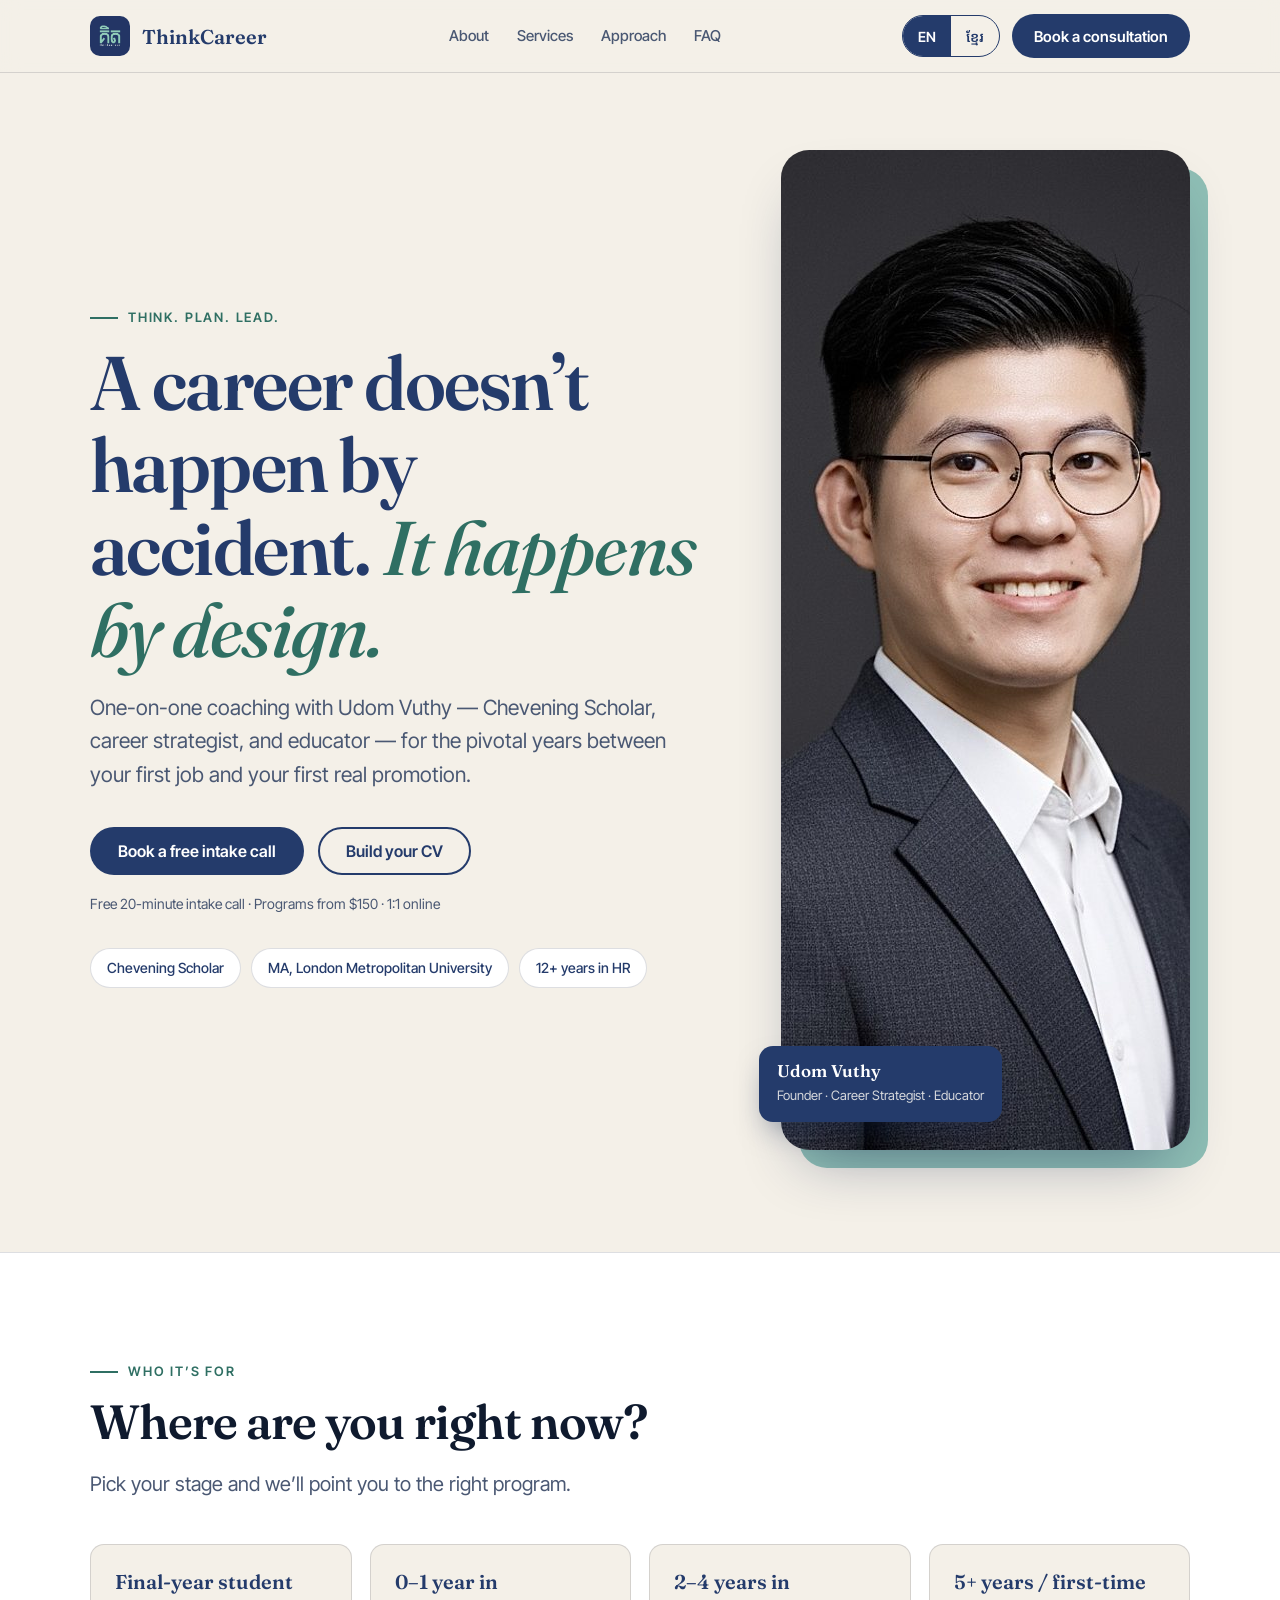
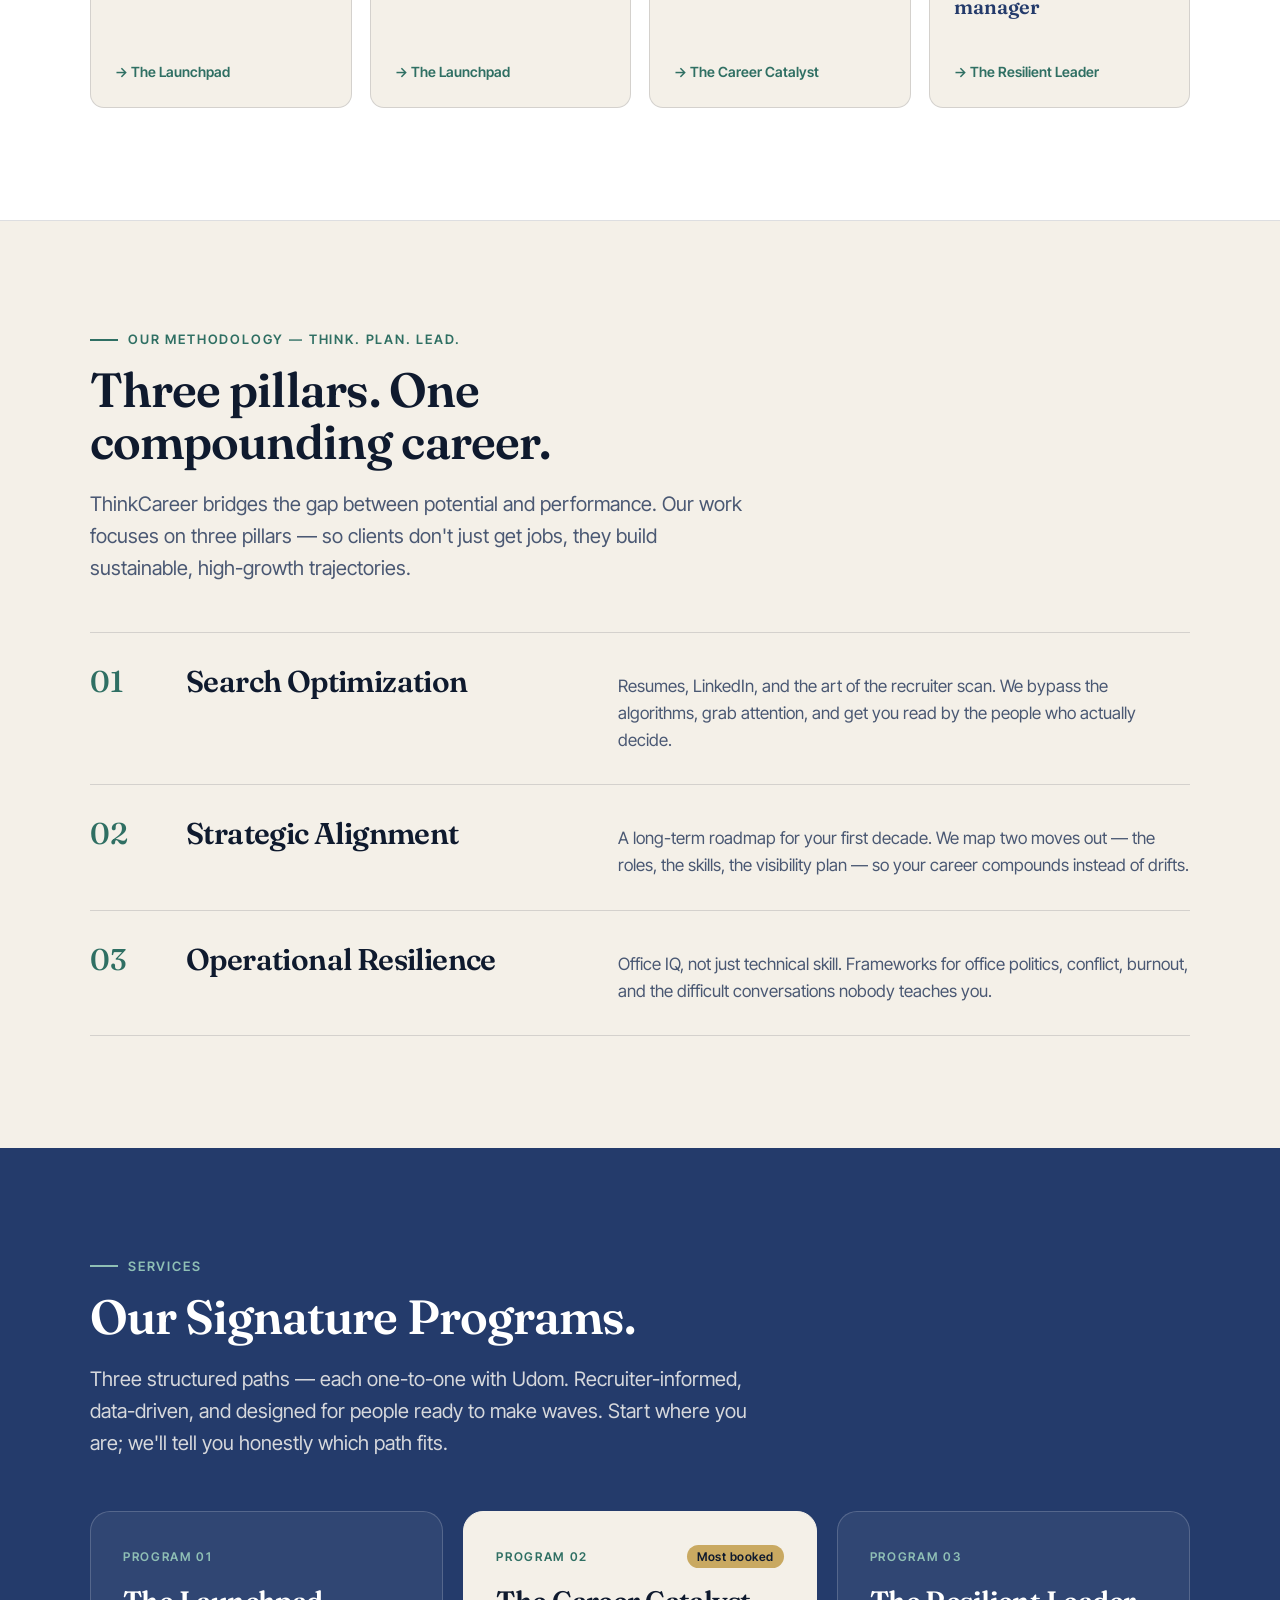
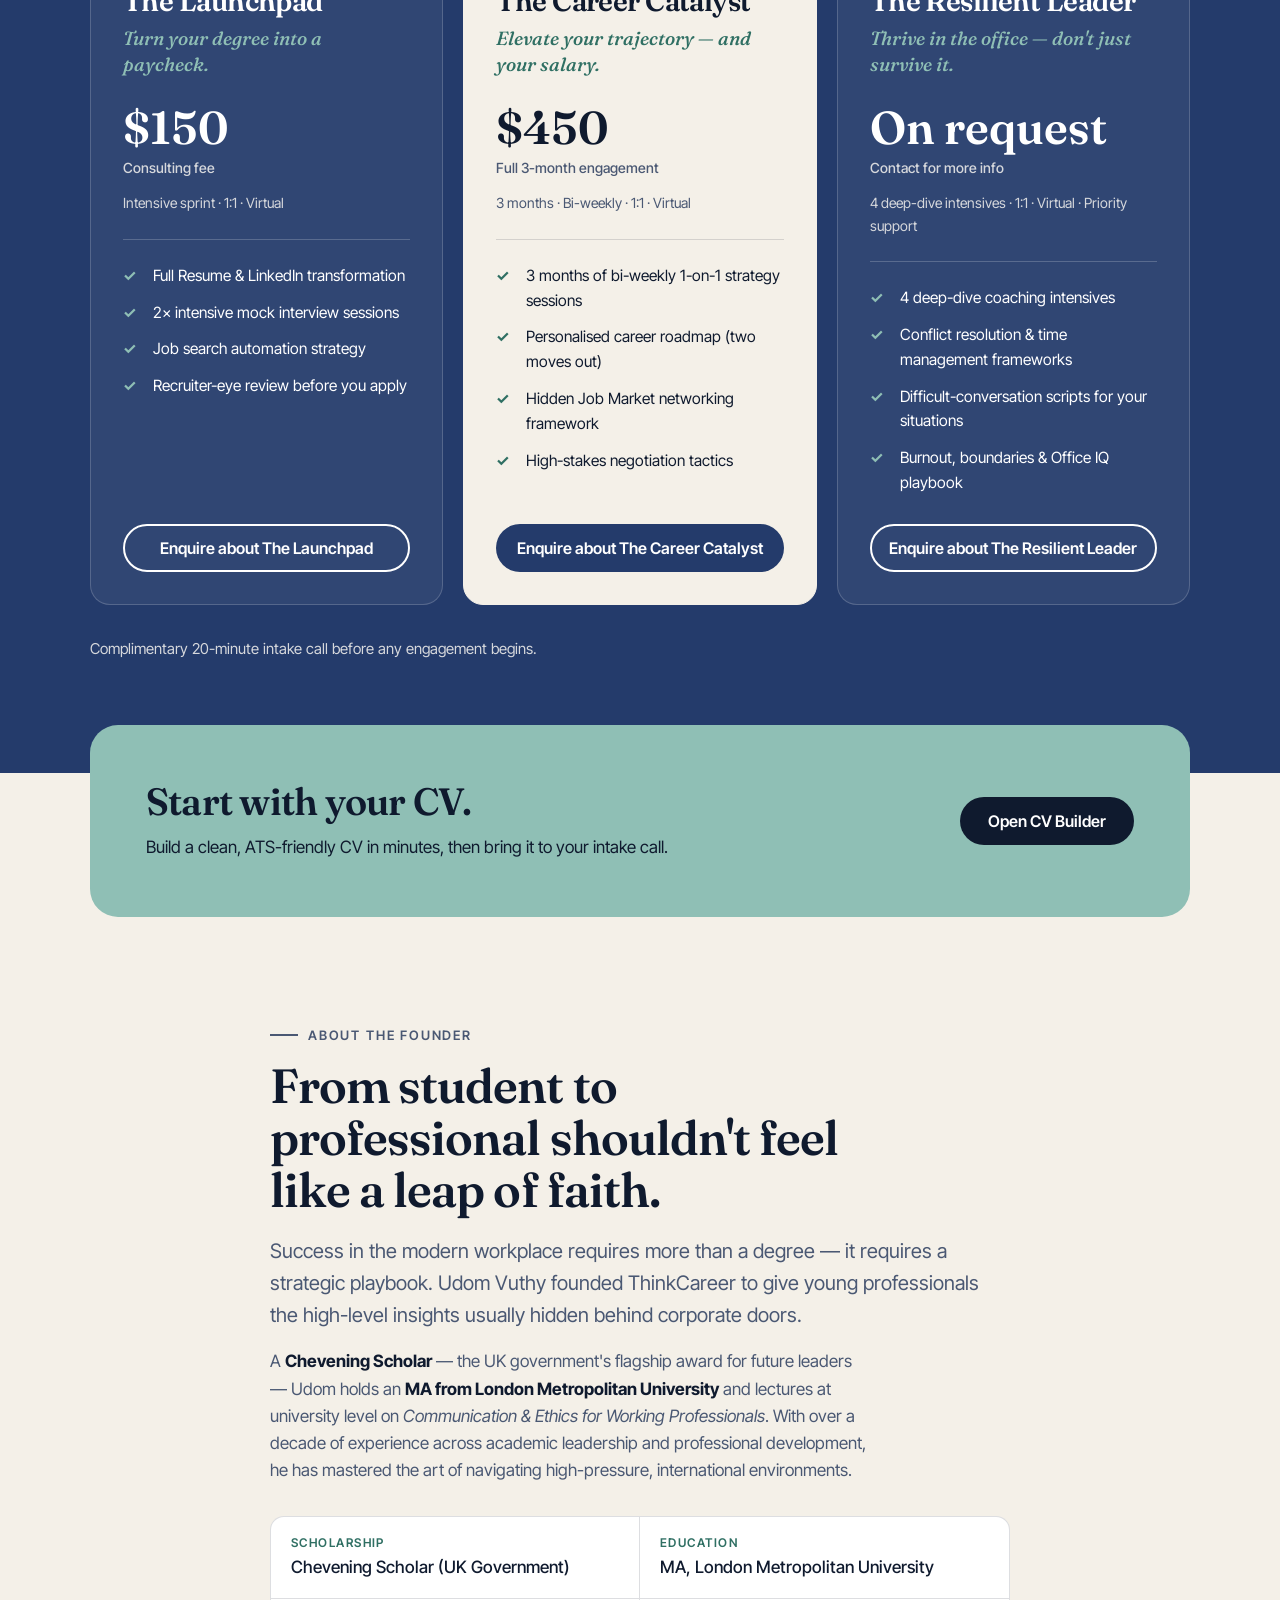
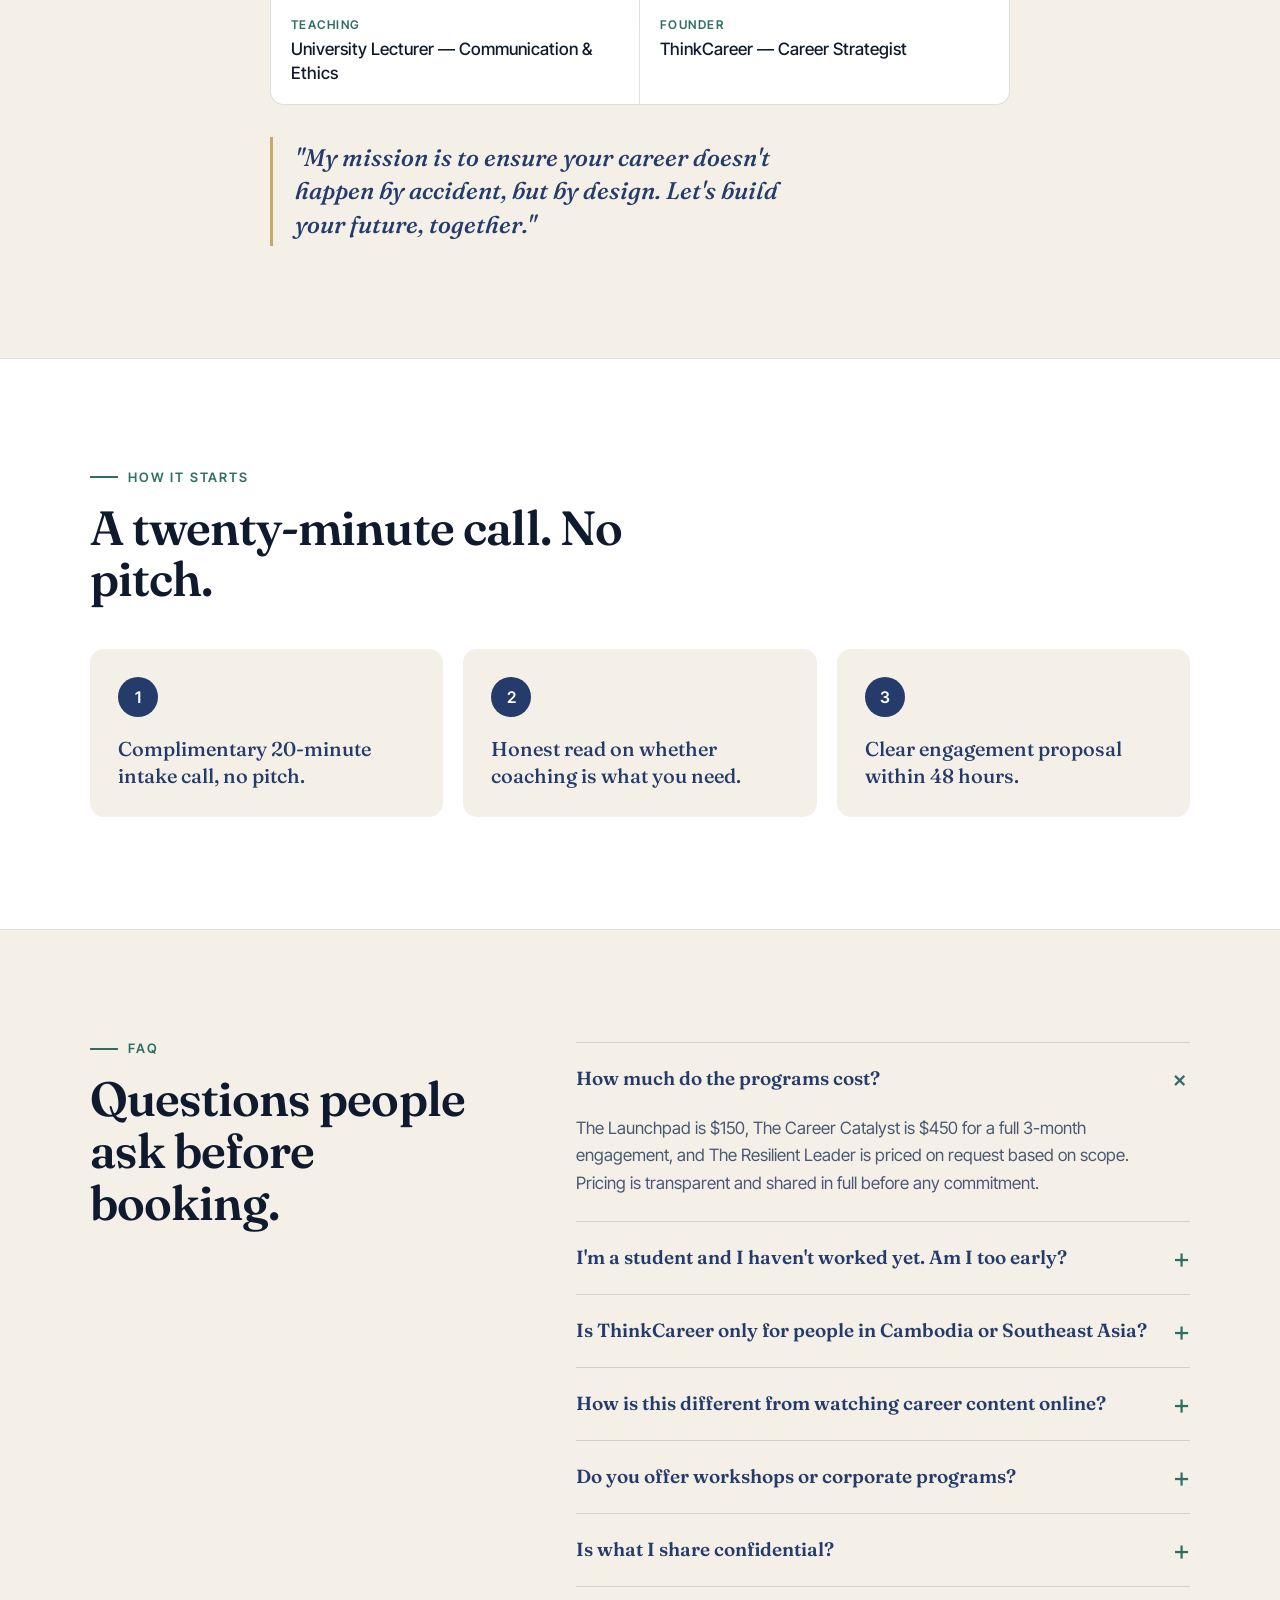
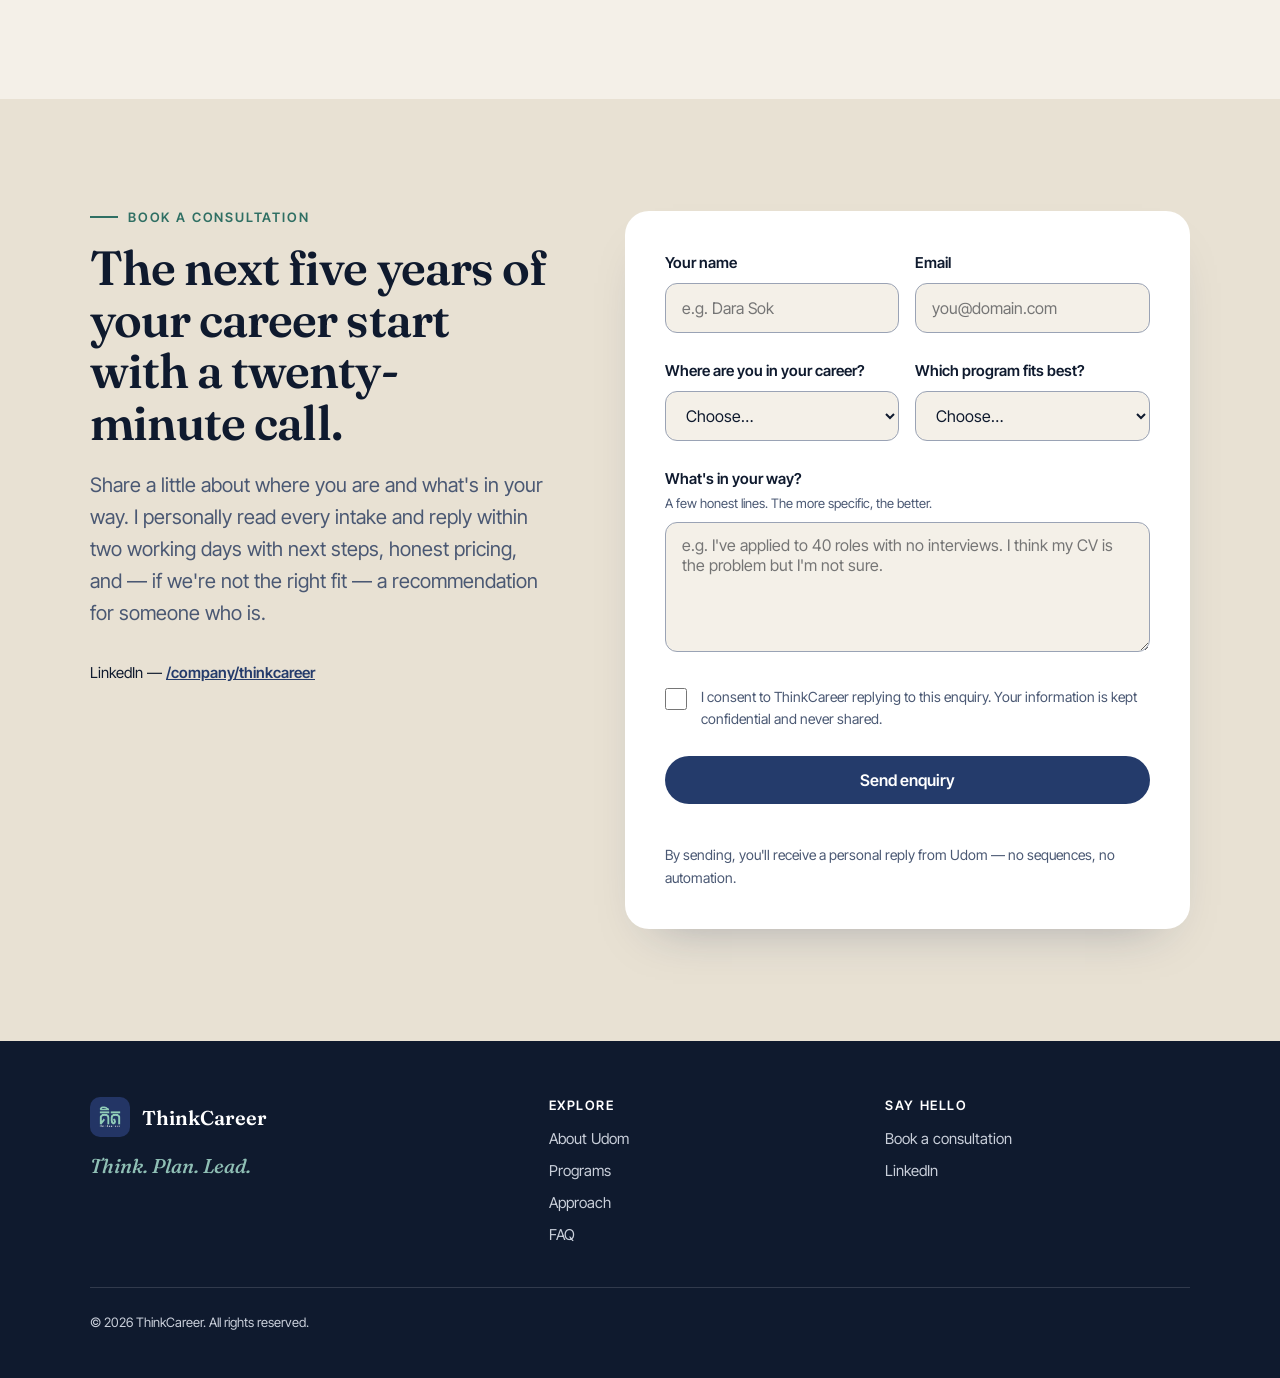
<file: redesign/index.html>
<!doctype html>
<html lang="en" data-lang="en">
<head>
<meta charset="utf-8">
<meta name="viewport" content="width=device-width,initial-scale=1">
<title>ThinkCareer — Career Coaching for Young Professionals</title>
<meta name="description" content="1:1 career coaching from a senior HR leader, Chevening Scholar and educator. CV and LinkedIn, interview prep, promotion and salary strategy for new graduates and young professionals.">
<meta name="theme-color" content="#243B6B">
<link rel="icon" href="assets/favicon.ico" sizes="any">
<link rel="apple-touch-icon" href="assets/apple-touch-icon.png">
<link rel="preconnect" href="https://fonts.googleapis.com">
<link rel="preconnect" href="https://fonts.gstatic.com" crossorigin>
<link href="https://fonts.googleapis.com/css2?family=Fraunces:ital,opsz,wght@0,9..144,500;0,9..144,600;1,9..144,500&family=Inter+Tight:wght@400;500;600&family=Noto+Sans+Khmer:wght@400;500;700&family=Noto+Serif+Khmer:wght@500;700&display=swap" rel="stylesheet">
<style>
:root{
  --navy:#243B6B; --navy-deep:#182950; --sage:#8FBFB5; --teal:#2F6F63; --cream:#F4F0E8; --cream-deep:#E8E1D3;
  --ink:#0F1A2E; --gold:#C9A961; --muted:#4A5873; --line:rgba(15,26,46,.14); --white:#fff;
  --serif:"Fraunces",Georgia,serif; --sans:"Inter Tight","Noto Sans Khmer",system-ui,sans-serif;
  --r:14px; --max:1180px; --pad:clamp(20px,5vw,40px);
}
[data-lang="km"]{--serif:"Noto Serif Khmer","Fraunces",serif; --sans:"Noto Sans Khmer","Inter Tight",system-ui,sans-serif}
[data-lang="km"] body{line-height:1.85}
[data-lang="km"] h1,[data-lang="km"] h2,[data-lang="km"] h3{line-height:1.45;letter-spacing:0}
*{box-sizing:border-box}
html{scroll-behavior:smooth;scroll-padding-top:84px}
body{margin:0;background:var(--cream);color:var(--ink);font:400 17px/1.6 var(--sans);-webkit-font-smoothing:antialiased}
img{max-width:100%;display:block}
a{color:inherit}
:focus-visible{outline:3px solid var(--gold);outline-offset:3px;border-radius:6px}
.skip{position:absolute;left:-999px;top:8px;background:var(--navy);color:#fff;padding:10px 16px;border-radius:8px;z-index:100}
.skip:focus{left:8px}
.wrap{max-width:var(--max);margin:0 auto;padding:0 var(--pad)}
section{padding:clamp(64px,9vw,112px) 0}
h1,h2,h3{font-family:var(--serif);font-weight:600;letter-spacing:-.02em;line-height:1.08;margin:0}
h2{font-size:clamp(30px,4.4vw,48px);max-width:18ch}
.eyebrow{font:600 13px/1 var(--sans);letter-spacing:.14em;text-transform:uppercase;color:var(--teal);margin:0 0 18px;display:flex;align-items:center;gap:10px}
.eyebrow::before{content:"";width:28px;height:2px;background:currentColor}
.lede{font-size:clamp(17px,1.6vw,20px);color:var(--muted);max-width:56ch;margin:20px 0 0}
.btn{display:inline-flex;align-items:center;justify-content:center;gap:10px;min-height:48px;padding:0 26px;border-radius:999px;font:600 16px var(--sans);text-decoration:none;border:2px solid transparent;cursor:pointer;transition:transform .2s,background .2s,border-color .2s}
.btn:hover{transform:translateY(-2px)}
.btn--primary{background:var(--navy);color:#fff}.btn--primary:hover{background:var(--navy-deep)}
.btn--ghost{border-color:var(--navy);color:var(--navy)}.btn--ghost:hover{background:rgba(36,59,107,.07)}
.btn--sage{background:var(--sage);color:var(--ink)}.btn--sage:hover{background:#a3cdc4}

/* Nav */
header{position:sticky;top:0;z-index:50;background:rgba(244,240,232,.92);backdrop-filter:blur(10px);border-bottom:1px solid var(--line)}
.nav{display:flex;align-items:center;justify-content:space-between;height:72px;gap:16px}
.brand{display:flex;align-items:center;gap:12px;text-decoration:none;font:600 20px var(--serif);color:var(--navy)}
.brand img{width:40px;height:40px;border-radius:10px}
.nav ul{display:flex;gap:28px;list-style:none;margin:0;padding:0}
.nav ul a{text-decoration:none;font-weight:500;font-size:15px;color:var(--muted);padding:10px 0}
.nav ul a:hover{color:var(--navy)}
.nav__r{display:flex;align-items:center;gap:12px}
.lang{display:inline-flex;border:1.5px solid var(--navy);border-radius:999px;overflow:hidden}
.lang button{border:0;background:none;min-height:40px;min-width:48px;padding:0 12px;font:600 14px var(--sans);color:var(--navy);cursor:pointer}
.lang button[aria-pressed="true"]{background:var(--navy);color:#fff}
.nav .btn{min-height:44px;padding:0 20px;font-size:15px}
@media(max-width:860px){.nav ul{display:none}.nav .btn{display:none}}

/* Hero */
.hero{padding:clamp(40px,6vw,88px) 0 clamp(56px,8vw,104px)}
.hero__grid{display:grid;grid-template-columns:1.2fr .8fr;gap:clamp(32px,6vw,80px);align-items:center}
h1{font-size:clamp(40px,6.4vw,76px);color:var(--navy)}
h1 em{font-style:italic;font-weight:500;color:var(--teal)}
.hero .lede{font-size:clamp(18px,1.8vw,21px)}
.hero__cta{display:flex;flex-wrap:wrap;gap:14px;margin:36px 0 18px}
.micro{font-size:14px;color:var(--muted);margin:0}
.chips{display:flex;flex-wrap:wrap;gap:10px;margin:32px 0 0;padding:0;list-style:none}
.chips li{background:var(--white);border:1px solid var(--line);border-radius:999px;padding:8px 16px;font-size:14px;font-weight:500;color:var(--navy)}
.portrait{position:relative;max-width:420px;margin-left:auto}
.portrait img{width:100%;aspect-ratio:4/5;object-fit:cover;border-radius:28px;box-shadow:0 30px 60px -24px rgba(24,41,80,.45)}
.portrait::before{content:"";position:absolute;inset:18px -18px -18px 18px;border-radius:28px;background:var(--sage);z-index:-1}
.portrait figcaption{position:absolute;left:-22px;bottom:28px;background:var(--navy);color:#fff;border-radius:14px;padding:14px 18px;box-shadow:0 14px 30px -10px rgba(24,41,80,.5)}
.portrait figcaption b{display:block;font:600 17px var(--serif)}
.portrait figcaption span{font-size:13px;color:#D6D8DC}
@media(max-width:860px){.hero__grid{grid-template-columns:1fr}.portrait{margin:12px auto 0;max-width:340px}.portrait figcaption{left:-8px}}

/* Who */
.who{background:var(--white);border-block:1px solid var(--line)}
.cards{display:grid;gap:18px;margin-top:44px}
.cards--4{grid-template-columns:repeat(4,1fr)}
@media(max-width:980px){.cards--4{grid-template-columns:repeat(2,1fr)}}
@media(max-width:560px){.cards--4{grid-template-columns:1fr}}
.stage{display:flex;flex-direction:column;gap:14px;text-decoration:none;background:var(--cream);border:1px solid var(--line);border-radius:var(--r);padding:24px;min-height:164px;transition:transform .2s,border-color .2s,box-shadow .2s}
.stage:hover{transform:translateY(-4px);border-color:var(--navy);box-shadow:0 14px 30px -18px rgba(24,41,80,.4)}
.stage b{font:600 20px/1.25 var(--serif);color:var(--navy)}
.stage span{margin-top:auto;font-size:14px;font-weight:600;color:var(--teal)}

/* Method */
.method__list{list-style:none;margin:48px 0 0;padding:0;display:grid;gap:0;counter-reset:m}
.method__list li{display:grid;grid-template-columns:72px 1fr 1.4fr;gap:24px;padding:30px 0;border-top:1px solid var(--line);align-items:baseline;counter-increment:m}
.method__list li:last-child{border-bottom:1px solid var(--line)}
.method__list li::before{content:"0" counter(m);font:500 30px var(--serif);color:var(--teal)}
.method__list h3{font-size:clamp(22px,2.4vw,30px)}
.method__list p{margin:0;color:var(--muted)}
@media(max-width:760px){.method__list li{grid-template-columns:48px 1fr}.method__list p{grid-column:2}}

/* Programs */
.programs{background:var(--navy);color:#fff}
.programs .eyebrow{color:var(--sage)}
.programs .lede{color:#D6D8DC}
.tiers{display:grid;grid-template-columns:repeat(3,1fr);gap:20px;margin-top:52px;align-items:stretch}
@media(max-width:980px){.tiers{grid-template-columns:1fr}}
.tier{background:rgba(255,255,255,.06);border:1px solid rgba(255,255,255,.18);border-radius:20px;padding:32px;display:flex;flex-direction:column;position:relative}
.tier--feat{background:var(--cream);color:var(--ink);border-color:var(--cream)}
.tier__tag{font:600 12px var(--sans);letter-spacing:.14em;text-transform:uppercase;color:var(--sage);margin:0 0 16px;display:flex;justify-content:space-between;align-items:center;gap:8px;min-height:26px}
.tier--feat .tier__tag{color:var(--teal)}
.tier__tag i{font-style:normal;background:var(--gold);color:var(--ink);border-radius:999px;padding:4px 10px;letter-spacing:.04em;text-transform:none}
.tier h3{font-size:28px}
.tier__pitch{font:italic 500 19px/1.35 var(--serif);margin:10px 0 0;color:var(--sage)}
.tier--feat .tier__pitch{color:var(--teal)}
.price{font:600 46px/1 var(--serif);margin:28px 0 4px}
.price small{display:block;font:500 14px var(--sans);color:#D6D8DC;margin-top:8px}
.tier--feat .price small{color:var(--muted)}
.meta{font-size:14px;margin:12px 0 0;color:#D6D8DC}
.tier--feat .meta{color:var(--muted)}
.tier ul{list-style:none;margin:24px 0 28px;padding:24px 0 0;border-top:1px solid rgba(255,255,255,.2);display:grid;gap:12px;font-size:15.5px}
.tier--feat ul{border-color:var(--line)}
.tier li{display:grid;grid-template-columns:20px 1fr;gap:10px}
.tier li::before{content:"✓";color:var(--sage);font-weight:700}
.tier--feat li::before{color:var(--teal)}
.tier .btn{margin-top:auto;width:100%;text-align:center;padding:0 16px}
.tier:not(.tier--feat) .btn{border-color:#fff;color:#fff;background:none}
.tier:not(.tier--feat) .btn:hover{background:rgba(255,255,255,.1)}
.fine{margin:32px 0 0;color:#D6D8DC;font-size:15px}

/* CV band */
.cv{padding:0}
.cv__box{display:grid;grid-template-columns:1fr auto;gap:32px;align-items:center;background:var(--sage);color:var(--ink);border-radius:28px;padding:clamp(32px,5vw,56px);margin:clamp(-48px,-5vw,-32px) 0 0;position:relative}
.cv__box h2{font-size:clamp(26px,3.4vw,38px);max-width:22ch}
.cv__box p{margin:12px 0 0;max-width:56ch}
.cv__box .btn{background:var(--ink);color:#fff}
@media(max-width:760px){.cv__box{grid-template-columns:1fr}}

/* About */
.about__grid{display:grid;grid-template-columns:1fr;max-width:820px;gap:clamp(32px,6vw,80px);align-items:center}
.about__img img{border-radius:24px;aspect-ratio:4/5;object-fit:cover;width:100%;max-width:400px}
.about p{color:var(--muted);max-width:60ch}
.about p strong{color:var(--ink)}
.creds{display:grid;grid-template-columns:1fr 1fr;gap:0;margin:32px 0 0;border:1px solid var(--line);border-radius:var(--r);overflow:hidden;background:var(--white)}
.creds div{padding:18px 20px;border-bottom:1px solid var(--line)}
.creds div:nth-child(odd){border-right:1px solid var(--line)}
.creds div:nth-last-child(-n+2){border-bottom:0}
.creds dt{font:600 12px var(--sans);letter-spacing:.12em;text-transform:uppercase;color:var(--teal)}
.creds dd{margin:6px 0 0;font-weight:500;line-height:1.4}
blockquote{margin:32px 0 0;padding:4px 0 4px 22px;border-left:3px solid var(--gold);font:italic 500 clamp(19px,2vw,24px)/1.4 var(--serif);color:var(--navy);max-width:34ch}
@media(max-width:860px){.about__grid{grid-template-columns:1fr}.creds{grid-template-columns:1fr}.creds div{border-right:0!important;border-bottom:1px solid var(--line)!important}.creds div:last-child{border-bottom:0!important}}

/* Steps */
.steps{background:var(--white);border-block:1px solid var(--line)}
.steps ol{list-style:none;margin:44px 0 0;padding:0;display:grid;grid-template-columns:repeat(3,1fr);gap:20px;counter-reset:s}
.steps li{counter-increment:s;background:var(--cream);border-radius:var(--r);padding:28px;font:500 20px/1.35 var(--serif);color:var(--navy)}
.steps li::before{content:counter(s);display:grid;place-items:center;width:40px;height:40px;border-radius:50%;background:var(--navy);color:#fff;font:600 16px var(--sans);margin-bottom:18px}
@media(max-width:760px){.steps ol{grid-template-columns:1fr}}

/* FAQ */
.faq__grid{display:grid;grid-template-columns:.8fr 1.2fr;gap:clamp(32px,6vw,80px)}
@media(max-width:860px){.faq__grid{grid-template-columns:1fr}}
details{border-top:1px solid var(--line);padding:0}
details:last-of-type{border-bottom:1px solid var(--line)}
summary{list-style:none;cursor:pointer;display:flex;justify-content:space-between;gap:20px;align-items:center;padding:22px 0;font:600 19px/1.35 var(--serif);color:var(--navy);min-height:48px}
summary::-webkit-details-marker{display:none}
summary::after{content:"+";font:400 28px/1 var(--sans);color:var(--teal);transition:transform .25s}
details[open] summary::after{transform:rotate(45deg)}
details p{margin:0 0 24px;color:var(--muted);max-width:60ch}

/* Contact */
.contact{background:var(--cream-deep)}
.contact__grid{display:grid;grid-template-columns:.9fr 1.1fr;gap:clamp(32px,6vw,72px);align-items:start}
@media(max-width:900px){.contact__grid{grid-template-columns:1fr}}
.contact h2{max-width:16ch}
.promises{list-style:none;margin:28px 0 0;padding:0;display:grid;gap:12px}
.promises li{display:grid;grid-template-columns:24px 1fr;gap:10px}
.promises li::before{content:"✓";color:var(--teal);font-weight:700}
.alt{margin:32px 0 0;padding:0;list-style:none;display:grid;gap:8px;font-size:15px}
.alt a{color:var(--navy);font-weight:600}
form{background:var(--white);border-radius:24px;padding:clamp(24px,4vw,40px);display:grid;gap:20px;box-shadow:0 24px 50px -30px rgba(24,41,80,.35)}
.row{display:grid;grid-template-columns:1fr 1fr;gap:16px}
@media(max-width:560px){.row{grid-template-columns:1fr}}
label,.lbl{display:block;font-weight:600;font-size:15px;margin-bottom:8px}
.hint{display:block;font-weight:400;font-size:13px;color:var(--muted);margin-top:2px}
input[type=text],input[type=email],select,textarea{width:100%;min-height:50px;padding:12px 16px;border:1.5px solid #9AA3B5;border-radius:12px;background:var(--cream);font:400 16px var(--sans);color:var(--ink)}
textarea{min-height:130px;resize:vertical}
input:focus,select:focus,textarea:focus{outline:3px solid var(--gold);outline-offset:1px;border-color:var(--navy)}
[aria-invalid="true"]{border-color:#B3261E!important;background:#FFF6F5}
.err{color:#B3261E;font-size:14px;margin:6px 0 0;min-height:0}
.check{display:grid;grid-template-columns:24px 1fr;gap:12px;align-items:start;font-weight:400;font-size:14px;color:var(--muted);margin:0}
.check input{width:22px;height:22px;margin:2px 0 0;accent-color:var(--navy)}
.hp{position:absolute;left:-9999px}
.status{margin:0;font-weight:600}
.thanks{background:var(--white);border-radius:24px;padding:40px;display:none}
.thanks h3{font-size:30px;color:var(--navy);margin-bottom:12px}

/* Footer */
footer{background:var(--ink);color:#C9CFDA;padding:56px 0 32px;font-size:15px}
.foot{display:grid;grid-template-columns:1.4fr 1fr 1fr;gap:32px}
@media(max-width:700px){.foot{grid-template-columns:1fr}}
footer .brand{color:#fff}
footer h4{margin:0 0 14px;color:#fff;font:600 13px var(--sans);letter-spacing:.12em;text-transform:uppercase}
footer ul{list-style:none;margin:0;padding:0;display:grid;gap:8px}
footer a{text-decoration:none}footer a:hover{color:#fff;text-decoration:underline}
.tag{font:italic 500 20px var(--serif);color:var(--sage);margin:16px 0 0}
.copy{margin-top:40px;padding-top:24px;border-top:1px solid rgba(255,255,255,.14);font-size:13px}

@media(prefers-reduced-motion:no-preference){
  .rv{opacity:0;transform:translateY(18px);transition:opacity .7s ease,transform .7s ease}
  .rv.in{opacity:1;transform:none}
}
@media(prefers-reduced-motion:reduce){*{scroll-behavior:auto!important;transition:none!important;animation:none!important}}
</style>
</head>
<body>
<a class="skip" href="#main" data-i18n="n_skip">Skip to content</a>

<header>
  <div class="wrap nav">
    <a class="brand" href="#top" aria-label="ThinkCareer home"><img src="assets/logo.jpg" alt="" width="40" height="40"><span>ThinkCareer</span></a>
    <nav aria-label="Primary">
      <ul>
        <li><a href="#about" data-i18n="nav_about">About</a></li>
        <li><a href="#programs" data-i18n="nav_services">Services</a></li>
        <li><a href="#approach" data-i18n="nav_approach">Approach</a></li>
        <li><a href="#faq" data-i18n="nav_faq">FAQ</a></li>
      </ul>
    </nav>
    <div class="nav__r">
      <div class="lang" role="group" aria-label="Language">
        <button type="button" data-set="en" aria-pressed="true" lang="en">EN</button>
        <button type="button" data-set="km" aria-pressed="false" lang="km">ខ្មែរ</button>
      </div>
      <a class="btn btn--primary" href="#contact" data-i18n="nav_book">Book a consultation</a>
    </div>
  </div>
</header>

<main id="main">
<!-- HERO -->
<section class="hero" id="top">
  <div class="wrap hero__grid">
    <div>
      <p class="eyebrow" data-i18n="hero_eyebrow">Think. Plan. Lead.</p>
      <h1 data-i18n-html="n_h1">A career doesn’t happen by accident. <em>It happens by design.</em></h1>
      <p class="lede" data-i18n="headline_3_sub"></p>
      <div class="hero__cta">
        <a class="btn btn--primary" href="#contact" data-i18n="n_cta_call">Book a free intake call</a>
        <a class="btn btn--ghost" href="../cv-builder.html" target="_blank" rel="noopener" data-i18n="n_cta_cv">Build your CV</a>
      </div>
      <p class="micro" data-i18n="n_micro">Free 20-minute intake call · Programs from $150 · 1:1 online</p>
      <ul class="chips">
        <li data-i18n="n_chip_1">Chevening Scholar</li>
        <li data-i18n="n_chip_2">MA, London Metropolitan University</li>
        <li data-i18n="n_chip_3">12+ years in HR</li>
      </ul>
    </div>
    <figure class="portrait rv" style="margin:0">
      <img src="assets/portrait.jpg" alt="Udom Vuthy, founder of ThinkCareer" width="800" height="1000" fetchpriority="high">
      <figcaption><b data-i18n="portrait_name">Udom Vuthy</b><span data-i18n="portrait_role">Founder · Career Strategist · Educator</span></figcaption>
    </figure>
  </div>
</section>

<!-- WHO -->
<section class="who">
  <div class="wrap rv">
    <p class="eyebrow" data-i18n="n_who_eyebrow">Who it’s for</p>
    <h2 data-i18n="n_who_h">Where are you right now?</h2>
    <p class="lede" data-i18n="n_who_sub">Pick your stage and we’ll point you to the right program.</p>
    <div class="cards cards--4">
      <a class="stage" href="#contact" data-stage="stage_1" data-tier="1"><b data-i18n="stage_1">Final-year student</b><span>→ <bdi data-i18n="t1_name">The Launchpad</bdi></span></a>
      <a class="stage" href="#contact" data-stage="stage_2" data-tier="1"><b data-i18n="stage_2">0–1 year in</b><span>→ <bdi data-i18n="t1_name">The Launchpad</bdi></span></a>
      <a class="stage" href="#contact" data-stage="stage_3" data-tier="2"><b data-i18n="stage_3">2–4 years in</b><span>→ <bdi data-i18n="t2_name">The Career Catalyst</bdi></span></a>
      <a class="stage" href="#contact" data-stage="stage_4" data-tier="3"><b data-i18n="stage_4">5+ years / first-time manager</b><span>→ <bdi data-i18n="t3_name">The Resilient Leader</bdi></span></a>
    </div>
  </div>
</section>

<!-- METHOD -->
<section id="approach">
  <div class="wrap rv">
    <p class="eyebrow" data-i18n="why_eyebrow">Our Methodology</p>
    <h2 data-i18n="n_method_h">Three pillars. One compounding career.</h2>
    <p class="lede" data-i18n="why_lede"></p>
    <ol class="method__list">
      <li><h3 data-i18n="pillar_1_t"></h3><p data-i18n="pillar_1_b"></p></li>
      <li><h3 data-i18n="pillar_2_t"></h3><p data-i18n="pillar_2_b"></p></li>
      <li><h3 data-i18n="pillar_3_t"></h3><p data-i18n="pillar_3_b"></p></li>
    </ol>
  </div>
</section>

<!-- PROGRAMS -->
<section class="programs" id="programs">
  <div class="wrap rv">
    <p class="eyebrow" data-i18n="services_eyebrow">Services</p>
    <h2 data-i18n="services_h2">Our Signature Programs.</h2>
    <p class="lede" data-i18n="services_lede"></p>
    <div class="tiers">
      <article class="tier">
        <p class="tier__tag"><span data-i18n="t1_tag">Program 01</span></p>
        <h3 data-i18n="t1_name">The Launchpad</h3>
        <p class="tier__pitch" data-i18n="t1_pitch"></p>
        <p class="price"><span data-i18n="t1_price">$150</span><small data-i18n="t1_price_note"></small></p>
        <p class="meta"><span data-i18n="t1_duration"></span> · <span data-i18n="t1_format"></span></p>
        <ul><li data-i18n="t1_inc_1"></li><li data-i18n="t1_inc_2"></li><li data-i18n="t1_inc_3"></li><li data-i18n="t1_inc_4"></li></ul>
        <a class="btn" href="#contact" data-tier="1"><span><span data-i18n="tier_enquire">Enquire about</span> <bdi data-i18n="t1_name"></bdi></span></a>
      </article>
      <article class="tier tier--feat">
        <p class="tier__tag"><span data-i18n="t2_tag">Program 02</span><i data-i18n="n_popular">Most booked</i></p>
        <h3 data-i18n="t2_name">The Career Catalyst</h3>
        <p class="tier__pitch" data-i18n="t2_pitch"></p>
        <p class="price"><span data-i18n="t2_price">$450</span><small data-i18n="t2_price_note"></small></p>
        <p class="meta"><span data-i18n="t2_duration"></span> · <span data-i18n="t2_format"></span></p>
        <ul><li data-i18n="t2_inc_1"></li><li data-i18n="t2_inc_2"></li><li data-i18n="t2_inc_3"></li><li data-i18n="t2_inc_4"></li></ul>
        <a class="btn btn--primary" href="#contact" data-tier="2"><span><span data-i18n="tier_enquire">Enquire about</span> <bdi data-i18n="t2_name"></bdi></span></a>
      </article>
      <article class="tier">
        <p class="tier__tag"><span data-i18n="t3_tag">Program 03</span></p>
        <h3 data-i18n="t3_name">The Resilient Leader</h3>
        <p class="tier__pitch" data-i18n="t3_pitch"></p>
        <p class="price"><span data-i18n="t3_price">On request</span><small data-i18n="t3_price_note"></small></p>
        <p class="meta"><span data-i18n="t3_duration"></span> · <span data-i18n="t3_format"></span></p>
        <ul><li data-i18n="t3_inc_1"></li><li data-i18n="t3_inc_2"></li><li data-i18n="t3_inc_3"></li><li data-i18n="t3_inc_4"></li></ul>
        <a class="btn" href="#contact" data-tier="3"><span><span data-i18n="tier_enquire">Enquire about</span> <bdi data-i18n="t3_name"></bdi></span></a>
      </article>
    </div>
    <p class="fine" data-i18n="tier_fineprint"></p>
  </div>
</section>

<!-- CV TOOL -->
<section class="cv">
  <div class="wrap">
    <div class="cv__box rv">
      <div>
        <h2 data-i18n="n_cv_h">Start with your CV.</h2>
        <p data-i18n="n_cv_b">Build a clean, ATS-friendly CV in minutes, then bring it to your intake call.</p>
      </div>
      <a class="btn" href="../cv-builder.html" target="_blank" rel="noopener" data-i18n="n_cv_btn">Open CV Builder</a>
    </div>
  </div>
</section>

<!-- ABOUT -->
<section class="about" id="about">
  <div class="wrap about__grid rv">
        <div>
      <p class="eyebrow" data-i18n="about_eyebrow">About the founder</p>
      <h2 data-i18n="about_h2"></h2>
      <p class="lede" data-i18n="about_p1"></p>
      <p data-i18n-html="about_p2_html"></p>
      <dl class="creds">
        <div><dt data-i18n="cred_2_l"></dt><dd data-i18n="cred_2_v"></dd></div>
        <div><dt data-i18n="cred_3_l"></dt><dd data-i18n="cred_3_v"></dd></div>
        <div><dt data-i18n="cred_4_l"></dt><dd data-i18n="cred_4_v"></dd></div>
        <div><dt data-i18n="cred_1_l"></dt><dd data-i18n="cred_1_v"></dd></div>
      </dl>
      <blockquote data-i18n="about_quote"></blockquote>
    </div>
  </div>
</section>

<!-- STEPS -->
<section class="steps">
  <div class="wrap rv">
    <p class="eyebrow" data-i18n="n_steps_eyebrow">How it starts</p>
    <h2 data-i18n="n_steps_h">A twenty-minute call. No pitch.</h2>
    <ol>
      <li data-i18n="promise_1"></li>
      <li data-i18n="promise_2"></li>
      <li data-i18n="promise_3"></li>
    </ol>
  </div>
</section>

<!-- FAQ -->
<section id="faq">
  <div class="wrap faq__grid rv">
    <div>
      <p class="eyebrow" data-i18n="faq_eyebrow">FAQ</p>
      <h2 data-i18n="faq_h2"></h2>
    </div>
    <div>
      <details open><summary data-i18n="faq_1_q"></summary><p data-i18n="faq_1_a"></p></details>
      <details><summary data-i18n="faq_3_q"></summary><p data-i18n="faq_3_a"></p></details>
      <details><summary data-i18n="faq_2_q"></summary><p data-i18n="faq_2_a"></p></details>
      <details><summary data-i18n="faq_4_q"></summary><p data-i18n="faq_4_a"></p></details>
      <details><summary data-i18n="faq_5_q"></summary><p data-i18n="faq_5_a"></p></details>
      <details><summary data-i18n="faq_6_q"></summary><p data-i18n="faq_6_a"></p></details>
    </div>
  </div>
</section>

<!-- CONTACT -->
<section class="contact" id="contact">
  <div class="wrap contact__grid rv">
    <div>
      <p class="eyebrow" data-i18n="contact_eyebrow">Book a consultation</p>
      <h2 data-i18n="contact_h2"></h2>
      <p class="lede" data-i18n="contact_lede"></p>
      <ul class="alt">
        <li>LinkedIn — <a href="https://www.linkedin.com/company/thinkcareer/" target="_blank" rel="noopener">/company/thinkcareer</a></li>
      </ul>
    </div>
    <div>
      <form id="enq" novalidate>
        <div class="row">
          <div><label for="f-name" data-i18n="form_name">Your name</label><input id="f-name" name="name" type="text" autocomplete="name" data-i18n-ph="form_name_ph" aria-describedby="e-name"><p class="err" id="e-name" role="alert"></p></div>
          <div><label for="f-email" data-i18n="form_email">Email</label><input id="f-email" name="email" type="email" autocomplete="email" inputmode="email" data-i18n-ph="form_email_ph" aria-describedby="e-email"><p class="err" id="e-email" role="alert"></p></div>
        </div>
        <div class="row">
          <div><label for="f-stage" data-i18n="form_stage">Where are you in your career?</label>
            <select id="f-stage" name="career_stage" aria-describedby="e-stage"><option value="" data-i18n="n_choose">Choose…</option>
              <option value="Final-year student" data-i18n="stage_1"></option><option value="0–1 year in" data-i18n="stage_2"></option><option value="2–4 years in" data-i18n="stage_3"></option><option value="5+ years / first-time manager" data-i18n="stage_4"></option><option value="Career pivot / returning" data-i18n="stage_5"></option></select><p class="err" id="e-stage" role="alert"></p></div>
          <div><label for="f-tier" data-i18n="form_tier">Which program fits best?</label>
            <select id="f-tier" name="program" aria-describedby="e-tier"><option value="" data-i18n="n_choose">Choose…</option>
              <option value="The Launchpad" data-i18n="t1_name"></option><option value="The Career Catalyst" data-i18n="t2_name"></option><option value="The Resilient Leader" data-i18n="t3_name"></option><option value="Not sure" data-i18n="n_notsure">Not sure — help me decide</option></select><p class="err" id="e-tier" role="alert"></p></div>
        </div>
        <div><label for="f-goal"><span data-i18n="form_goal">What’s in your way?</span><span class="hint" data-i18n="form_goal_hint"></span></label>
          <textarea id="f-goal" name="message" data-i18n-ph="form_goal_ph" aria-describedby="e-goal"></textarea><p class="err" id="e-goal" role="alert"></p></div>
        <div class="hp" aria-hidden="true"><label>Website<input type="text" name="website" tabindex="-1" autocomplete="off"></label></div>
        <div><label class="check" for="f-consent"><input id="f-consent" name="consent" type="checkbox" aria-describedby="e-consent"><span data-i18n="form_consent"></span></label><p class="err" id="e-consent" role="alert"></p></div>
        <button class="btn btn--primary" type="submit" id="send"><span data-i18n="form_send">Send enquiry</span></button>
        <p class="status" id="status" role="status" aria-live="polite"></p>
        <p class="micro" data-i18n="form_fineprint"></p>
      </form>
      <div class="thanks" id="thanks" role="status" tabindex="-1">
        <h3><span data-i18n="thanks_pre">Thank you, </span><span id="thanks-name"></span></h3>
        <p data-i18n="thanks_body"></p>
        <ul><li data-i18n="thanks_1"></li><li data-i18n="thanks_2"></li></ul>
        <p><b data-i18n="thanks_signoff">— Udom</b></p>
      </div>
    </div>
  </div>
</section>
</main>

<footer>
  <div class="wrap">
    <div class="foot">
      <div>
        <a class="brand" href="#top"><img src="assets/logo.jpg" alt="" width="40" height="40"><span>ThinkCareer</span></a>
        <p class="tag" data-i18n="foot_tagline">Think. Plan. Lead.</p>
      </div>
      <div><h4 data-i18n="foot_explore">Explore</h4><ul>
        <li><a href="#about" data-i18n="foot_about">About Udom</a></li><li><a href="#programs" data-i18n="foot_programs">Programs</a></li><li><a href="#approach" data-i18n="foot_approach">Approach</a></li><li><a href="#faq" data-i18n="foot_faq">FAQ</a></li></ul></div>
      <div><h4 data-i18n="foot_hello">Say hello</h4><ul>
        <li><a href="#contact" data-i18n="nav_book">Book a consultation</a></li>
        <li><a href="https://www.linkedin.com/company/thinkcareer/" target="_blank" rel="noopener">LinkedIn</a></li></ul></div>
    </div>
    <p class="copy" data-i18n="foot_rights">© 2026 ThinkCareer. All rights reserved.</p>
  </div>
</footer>

<script>
const DICT = {"en": {"faq_4_q": "How is this different from watching career content online?", "t1_inc_4": "Recruiter-eye review before you apply", "stage_4": "5+ years / first-time manager", "about_p1": "Success in the modern workplace requires more than a degree — it requires a strategic playbook. Udom Vuthy founded ThinkCareer to give young professionals the high-level insights usually hidden behind corporate doors.", "nav_about": "About", "err_email_invalid": "That doesn't look like a valid email.", "cred_2_v": "Chevening Scholar (UK Government)", "form_name": "Your name", "err_consent": "We need your consent to reply.", "t3_price_note": "Contact for more info", "pillar_3_b": "Office IQ, not just technical skill. Frameworks for office politics, conflict, burnout, and the difficult conversations nobody teaches you.", "tier_enquire": "Enquire about", "t1_tag": "Program 01", "n_cta_cv": "Build your CV", "n_notsure": "Not sure — help me decide", "t1_inc_2": "2× intensive mock interview sessions", "cred_1_v": "ThinkCareer — Career Strategist", "t3_tag": "Program 03", "n_skip": "Skip to content", "faq_h2": "Questions people ask before booking.", "t1_price_note": "Consulting fee", "t3_pitch": "Thrive in the office — don't just survive it.", "nav_services": "Services", "portrait_role": "Founder · Career Strategist · Educator", "form_name_ph": "e.g. Dara Sok", "promise_2": "Honest read on whether coaching is what you need.", "form_goal_hint": "A few honest lines. The more specific, the better.", "faq_2_a": "No. The practice is based in Cambodia and a large part of the community is regional, but coaching is conducted virtually and the frameworks apply to any market — especially high-pressure international environments.", "foot_approach": "Approach", "err_name": "Please share your name.", "pillar_1_b": "Resumes, LinkedIn, and the art of the recruiter scan. We bypass the algorithms, grab attention, and get you read by the people who actually decide.", "t1_name": "The Launchpad", "hero_eyebrow": "Think. Plan. Lead.", "nav_book": "Book a consultation", "t2_inc_4": "High-stakes negotiation tactics", "faq_3_a": "The opposite — you're on time. The Launchpad is built for final-year students and new graduates, and the work we do on your first CV and first interview sets the tone for every application after.", "t2_tag": "Program 02", "cred_3_v": "MA, London Metropolitan University", "t1_price": "$150", "n_cv_b": "Build a clean, ATS-friendly CV in minutes, then bring it to your intake call.", "cred_2_l": "Scholarship", "tier_fineprint": "Complimentary 20-minute intake call before any engagement begins.", "n_who_sub": "Pick your stage and we’ll point you to the right program.", "contact_eyebrow": "Book a consultation", "faq_6_q": "Is what I share confidential?", "n_steps_eyebrow": "How it starts", "t3_inc_2": "Conflict resolution & time management frameworks", "t2_inc_1": "3 months of bi-weekly 1-on-1 strategy sessions", "n_steps_h": "A twenty-minute call. No pitch.", "err_email_required": "Email is required.", "faq_5_a": "Yes. ThinkCareer runs workshops for universities, graduate programmes, and early-career cohorts inside companies. Mention it in your enquiry and you'll get programme details and rates.", "pillar_1_t": "Search Optimization", "thanks_signoff": "— Udom", "why_eyebrow": "Our Methodology — Think. Plan. Lead.", "contact_lede": "Share a little about where you are and what's in your way. I personally read every intake and reply within two working days with next steps, honest pricing, and — if we're not the right fit — a recommendation for someone who is.", "faq_2_q": "Is ThinkCareer only for people in Cambodia or Southeast Asia?", "about_eyebrow": "About the founder", "foot_tagline": "Think. Plan. Lead.", "err_tier": "Pick a program — or 'Not sure'.", "n_micro": "Free 20-minute intake call · Programs from $150 · 1:1 online", "services_eyebrow": "Services", "form_goal_ph": "e.g. I've applied to 40 roles with no interviews. I think my CV is the problem but I'm not sure.", "n_choose": "Choose…", "n_cv_btn": "Open CV Builder", "pillar_3_t": "Operational Resilience", "foot_rights": "© 2026 ThinkCareer. All rights reserved.", "err_stage": "Pick the closest match.", "t3_format": "1:1 · Virtual · Priority support", "form_consent": "I consent to ThinkCareer replying to this enquiry. Your information is kept confidential and never shared.", "n_chip_1": "Chevening Scholar", "services_lede": "Three structured paths — each one-to-one with Udom. Recruiter-informed, data-driven, and designed for people ready to make waves. Start where you are; we'll tell you honestly which path fits.", "t2_name": "The Career Catalyst", "err_goal": "A sentence or two helps me prepare.", "foot_about": "About Udom", "t1_pitch": "Turn your degree into a paycheck.", "n_who_h": "Where are you right now?", "t1_duration": "Intensive sprint", "t3_name": "The Resilient Leader", "t3_inc_3": "Difficult-conversation scripts for your situations", "t1_inc_3": "Job search automation strategy", "about_p2_html": "A <strong>Chevening Scholar</strong> — the UK government's flagship award for future leaders — Udom holds an <strong>MA from London Metropolitan University</strong> and lectures at university level on <em>Communication & Ethics for Working Professionals</em>. With over a decade of experience across academic leadership and professional development, he has mastered the art of navigating high-pressure, international environments.", "cred_1_l": "Founder", "headline_3_sub": "One-on-one coaching with Udom Vuthy — Chevening Scholar, career strategist, and educator — for the pivotal years between your first job and your first real promotion.", "promise_3": "Clear engagement proposal within 48 hours.", "why_lede": "ThinkCareer bridges the gap between potential and performance. Our work focuses on three pillars — so clients don't just get jobs, they build sustainable, high-growth trajectories.", "n_who_eyebrow": "Who it’s for", "faq_1_a": "The Launchpad is $150, The Career Catalyst is $450 for a full 3-month engagement, and The Resilient Leader is priced on request based on scope. Pricing is transparent and shared in full before any commitment.", "thanks_1": "Pull together the most recent version of your CV and any active job description.", "nav_approach": "Approach", "t3_inc_4": "Burnout, boundaries & Office IQ playbook", "n_chip_2": "MA, London Metropolitan University", "faq_eyebrow": "FAQ", "t1_format": "1:1 · Virtual", "t2_pitch": "Elevate your trajectory — and your salary.", "n_cv_h": "Start with your CV.", "t3_inc_1": "4 deep-dive coaching intensives", "faq_5_q": "Do you offer workshops or corporate programs?", "form_fineprint": "By sending, you'll receive a personal reply from Udom — no sequences, no automation.", "faq_1_q": "How much do the programs cost?", "cred_3_l": "Education", "n_method_h": "Three pillars. One compounding career.", "foot_explore": "Explore", "foot_programs": "Programs", "thanks_body": "Your enquiry is with me now. I'll personally read it and reply within two working days — usually sooner. In the meantime, two things that might help:", "form_send": "Send enquiry", "faq_3_q": "I'm a student and I haven't worked yet. Am I too early?", "t2_price": "$450", "thanks_2": "Write down the one career question you'd most want answered if you could only ask one.", "stage_3": "2–4 years in", "form_stage": "Where are you in your career?", "t2_inc_3": "Hidden Job Market networking framework", "form_tier": "Which program fits best?", "contact_h2": "The next five years of your career start with a twenty-minute call.", "t2_price_note": "Full 3-month engagement", "t3_price": "On request", "faq_4_a": "Free content tells you what generally works. Coaching tells you what will work for your CV, your interview, your manager, your situation. Udom is one person reading one candidate at a time — data-driven, recruiter-informed, personal.", "form_email_ph": "you@domain.com", "t2_duration": "3 months · Bi-weekly", "thanks_pre": "Thank you, ", "services_h2": "Our Signature Programs.", "t2_inc_2": "Personalised career roadmap (two moves out)", "pillar_2_t": "Strategic Alignment", "faq_6_a": "Completely. Nothing you share — CVs, salary, manager issues, employer names — is ever referenced outside our sessions. Confidentiality is the baseline the work depends on.", "portrait_name": "Udom Vuthy", "form_email": "Email", "n_popular": "Most booked", "pillar_2_b": "A long-term roadmap for your first decade. We map two moves out — the roles, the skills, the visibility plan — so your career compounds instead of drifts.", "t2_format": "1:1 · Virtual", "t1_inc_1": "Full Resume & LinkedIn transformation", "cred_4_l": "Teaching", "n_cta_call": "Book a free intake call", "about_quote": "\"My mission is to ensure your career doesn't happen by accident, but by design. Let's build your future, together.\"", "about_h2": "From student to professional shouldn't feel like a leap of faith.", "foot_faq": "FAQ", "n_send_fail": "Couldn’t send just now. Please try again in a moment, or reach us on LinkedIn.", "promise_1": "Complimentary 20-minute intake call, no pitch.", "cred_4_v": "University Lecturer — Communication & Ethics", "t3_duration": "4 deep-dive intensives", "n_chip_3": "12+ years in HR", "form_goal": "What's in your way?", "stage_2": "0–1 year in", "n_h1": "A career doesn’t happen by accident. <em>It happens by design.</em>", "foot_hello": "Say hello", "stage_1": "Final-year student", "stage_5": "Career pivot / returning", "nav_faq": "FAQ"}, "km": {"faq_4_q": "តើវាខុសពីការមើលមាតិកាអាជីពអនឡាញយ៉ាងដូចម្តេច?", "t1_inc_4": "ការពិនិត្យមើលក្នុងទស្សនៈអ្នកជ្រើសរើសមុនអ្នកដាក់ពាក្យ", "stage_4": "៥ ឆ្នាំ+ / ប្រធានដំបូង", "about_p1": "ភាពជោគជ័យក្នុងកន្លែងធ្វើការសម័យទំនើបត្រូវការច្រើនជាងសញ្ញាបត្រ — វាត្រូវការ playbook យុទ្ធសាស្ត្រ។ ឧត្តម វុទ្ធី បានបង្កើត ThinkCareer ដើម្បីផ្តល់ឱ្យអ្នកវិជ្ជាជីវៈវ័យក្មេងនូវការយល់ដឹងកម្រិតខ្ពស់ដែលជាធម្មតាត្រូវបានលាក់នៅក្រោយទ្វារសាជីវកម្ម។", "nav_about": "អំពីយើង", "err_email_invalid": "អ៊ីមែលនេះមើលទៅមិនត្រឹមត្រូវ។", "cred_2_v": "Chevening Scholar (រដ្ឋាភិបាលចក្រភពអង់គ្លេស)", "form_name": "ឈ្មោះរបស់អ្នក", "err_consent": "យើងត្រូវការការយល់ព្រមរបស់អ្នកដើម្បីឆ្លើយតប។", "t3_price_note": "ទាក់ទងសម្រាប់ព័ត៌មានបន្ថែម", "pillar_3_b": "Office IQ មិនគ្រាន់តែជាជំនាញបច្ចេកទេសទេ។ ក្របខណ្ឌសម្រាប់នយោបាយការិយាល័យ, ជម្លោះ, ការនឿយហត់, និងការសន្ទនាលំបាកៗដែលគ្មាននរណាបង្រៀន។", "tier_enquire": "សួរអំពី", "t1_tag": "កម្មវិធី ០១", "n_cta_cv": "បង្កើត CV របស់អ្នក", "n_notsure": "មិនប្រាកដ — ជួយខ្ញុំសម្រេចចិត្ត", "t1_inc_2": "វគ្គសម្ភាសន៍គំរូ ២ ដង", "cred_1_v": "ThinkCareer — អ្នកយុទ្ធសាស្ត្រអាជីព", "t3_tag": "កម្មវិធី ០៣", "n_skip": "រំលងទៅមាតិកា", "faq_h2": "សំណួរដែលមនុស្សសួរមុនកក់។", "t1_price_note": "ថ្លៃប្រឹក្សា", "t3_pitch": "រីកចម្រើនក្នុងការិយាល័យ — មិនគ្រាន់តែរស់រានមានជីវិត។", "nav_services": "សេវាកម្ម", "portrait_role": "ស្ថាបនិក · អ្នកយុទ្ធសាស្ត្រអាជីព · គ្រូ", "form_name_ph": "ឧ. ដារ៉ា សុខ", "promise_2": "ការអានដោយស្មោះត្រង់ថាតើការបង្វឹកគឺជាអ្វីដែលអ្នកត្រូវការ។", "form_goal_hint": "បន្ទាត់ពីរបីដោយស្មោះត្រង់។ កាន់តែច្បាស់ កាន់តែប្រសើរ។", "faq_2_a": "មិនមែនទេ។ ការអនុវត្តតាំងនៅកម្ពុជា ហើយសហគមន៍មួយចំនួនធំគឺតាមតំបន់ ប៉ុន្តែការបង្វឹកធ្វើឡើងតាមអនឡាញ ហើយក្របខណ្ឌអាចអនុវត្តទៅគ្រប់ទីផ្សារ — ជាពិសេសបរិយាកាសអន្តរជាតិដែលមានសម្ពាធខ្ពស់។", "foot_approach": "វិធីសាស្ត្រ", "err_name": "សូមប្រាប់ឈ្មោះរបស់អ្នក។", "pillar_1_b": "ប្រវត្តិរូប, LinkedIn, និងសិល្បៈនៃការមើលរបស់អ្នកជ្រើសរើសបុគ្គលិក។ យើងឆ្លងកាត់ algorithms ទាក់ទាញការចាប់អារម្មណ៍ ហើយធ្វើឱ្យអ្នកសម្រេចចិត្តពិតប្រាកដអាន។", "t1_name": "The Launchpad", "hero_eyebrow": "គិត។ រៀបចំ។ ដឹកនាំ។", "nav_book": "កក់ការប្រឹក្សា", "t2_inc_4": "យុទ្ធសាស្ត្រចរចាកម្រិតខ្ពស់", "faq_3_a": "ផ្ទុយទៅវិញ — អ្នកទាន់ពេលវេលា។ The Launchpad ត្រូវបានកសាងសម្រាប់និស្សិតឆ្នាំចុងក្រោយ និងអ្នកបញ្ចប់ការសិក្សាថ្មី។", "t2_tag": "កម្មវិធី ០២", "cred_3_v": "MA, London Metropolitan University", "t1_price": "$150", "n_cv_b": "បង្កើត CV ស្អាត ងាយអានដោយ ATS ក្នុងរយៈពេលប៉ុន្មាននាទី រួចនាំមកក្នុងការហៅទូរស័ព្ទស្គាល់គ្នា។", "cred_2_l": "អាហារូបករណ៍", "tier_fineprint": "ការហៅទូរស័ព្ទស្គាល់គ្នា២០នាទីឥតគិតថ្លៃ មុននឹងការចូលរួមណាមួយចាប់ផ្តើម។", "n_who_sub": "ជ្រើសរើសដំណាក់កាលរបស់អ្នក ហើយយើងនឹងណែនាំកម្មវិធីដែលសមស្រប។", "contact_eyebrow": "កក់ការប្រឹក្សា", "faq_6_q": "អ្វីដែលខ្ញុំចែករំលែកសម្ងាត់ឬ?", "n_steps_eyebrow": "ចាប់ផ្តើមយ៉ាងដូចម្តេច", "t3_inc_2": "ក្របខណ្ឌដោះស្រាយជម្លោះ និងការគ្រប់គ្រងពេលវេលា", "t2_inc_1": "វគ្គយុទ្ធសាស្ត្រ ១ទល់១ ពីរសប្តាហ៍ម្តងរយៈពេល ៣ ខែ", "n_steps_h": "ការហៅទូរស័ព្ទម្ភៃនាទី។ គ្មានការលក់បង្ខំ។", "err_email_required": "ត្រូវការអ៊ីមែល។", "faq_5_a": "មានទេ។ ThinkCareer រៀបចំសិក្ខាសាលាសម្រាប់សាកលវិទ្យាល័យ កម្មវិធីបណ្ឌិត និងក្រុមអ្នកចាប់ផ្តើមអាជីពក្នុងក្រុមហ៊ុន។ រៀបរាប់នៅក្នុងការសួររបស់អ្នក ហើយអ្នកនឹងទទួលបានព័ត៌មានលម្អិត និងតម្លៃ។", "pillar_1_t": "ការបង្កើនប្រសិទ្ធភាពស្វែងរក", "thanks_signoff": "— ឧត្តម", "why_eyebrow": "វិធីសាស្ត្ររបស់យើង — គិត។ រៀបចំ។ ដឹកនាំ។", "contact_lede": "ចែករំលែកបន្តិចអំពីកន្លែងដែលអ្នកនៅ និងអ្វីដែលរាំងស្ទះអ្នក។ ខ្ញុំផ្ទាល់អានរាល់ការសួរ និងឆ្លើយក្នុងរយៈពេលពីរថ្ងៃធ្វើការ ជាមួយជំហានបន្ទាប់ តម្លៃដោយស្មោះត្រង់ — ហើយបើមិនសមគ្នា ខ្ញុំនឹងណែនាំនរណាម្នាក់ផ្សេងទៀតដែលសមរម្យ។", "faq_2_q": "ThinkCareer សម្រាប់តែមនុស្សនៅកម្ពុជា ឬអាស៊ីអាគ្នេយ៍ប៉ុណ្ណោះឬ?", "about_eyebrow": "អំពីស្ថាបនិក", "foot_tagline": "គិត។ រៀបចំ។ ដឹកនាំ។", "err_tier": "ជ្រើសរើសកម្មវិធី — ឬ 'មិនប្រាកដ'។", "n_micro": "ការហៅទូរស័ព្ទ ២០នាទីឥតគិតថ្លៃ · កម្មវិធីចាប់ពី $១៥០ · ១ទល់១ អនឡាញ", "services_eyebrow": "សេវាកម្ម", "form_goal_ph": "ឧ. ខ្ញុំបានដាក់ពាក្យ ៤០ ការងារ តែមិនមានសម្ភាសន៍ទេ។ ខ្ញុំគិតថា CV គឺជាបញ្ហា តែមិនប្រាកដ។", "n_choose": "ជ្រើសរើស…", "n_cv_btn": "បើក CV Builder", "pillar_3_t": "ភាពធន់ក្នុងការងារ", "foot_rights": "© ២០២៦ ThinkCareer។ រក្សាសិទ្ធិគ្រប់យ៉ាង។", "err_stage": "ជ្រើសរើសអ្វីដែលសមជិតបំផុត។", "t3_format": "១ទល់១ · អនឡាញ · ជំនួយអាទិភាព", "form_consent": "ខ្ញុំយល់ព្រមឱ្យ ThinkCareer ឆ្លើយតបទៅនឹងការសួរនេះ។ ព័ត៌មានរបស់អ្នកត្រូវបានរក្សាសម្ងាត់ ហើយមិនដែលត្រូវបានចែករំលែក។", "n_chip_1": "Chevening Scholar", "services_lede": "ផ្លូវដែលមានរចនាសម្ព័ន្ធបី — នីមួយៗជាការប្រឹក្សាមួយទល់មួយជាមួយលោកឧត្តម។ ផ្អែកលើទិន្នន័យ និងរចនាឡើងសម្រាប់អ្នកដែលត្រៀមធ្វើរលក។ ចាប់ផ្តើមពីកន្លែងដែលអ្នកនៅ យើងនឹងប្រាប់អ្នកដោយស្មោះត្រង់ថាផ្លូវមួយណាសមនឹងអ្នក។", "t2_name": "The Career Catalyst", "err_goal": "បន្ទាត់ពីរបីជួយខ្ញុំត្រៀម។", "foot_about": "អំពីលោកឧត្តម", "t1_pitch": "ប្រែសញ្ញាបត្ររបស់អ្នកជាប្រាក់ខែ។", "n_who_h": "ឥឡូវនេះអ្នកនៅដំណាក់កាលណា?", "t1_duration": "វគ្គខ្លីខ្លាំង", "t3_name": "The Resilient Leader", "t3_inc_3": "ស្គ្រីបការសន្ទនាលំបាកសម្រាប់ស្ថានភាពរបស់អ្នក", "t1_inc_3": "យុទ្ធសាស្ត្រស្វ័យប្រវត្តិកម្មការស្វែងរកការងារ", "about_p2_html": "ជា <strong>Chevening Scholar</strong> — ពានរង្វាន់ដ៏លេចធ្លោរបស់រដ្ឋាភិបាលចក្រភពអង់គ្លេសសម្រាប់អ្នកដឹកនាំអនាគត — លោកឧត្តមកាន់ <strong>MA ពី London Metropolitan University</strong> ហើយបង្រៀននៅកម្រិតសាកលវិទ្យាល័យលើមុខវិជ្ជា <em>ការប្រាស្រ័យទាក់ទង និងក្រមសីលធម៌សម្រាប់អ្នកវិជ្ជាជីវៈ</em>។ ជាមួយបទពិសោធន៍ជាងមួយទសវត្សរ៍ក្នុងភាពជាអ្នកដឹកនាំ លោកបានស្ទាត់ជំនាញក្នុងការរុករកបរិយាកាសអន្តរជាតិដែលមានសម្ពាធខ្ពស់។", "cred_1_l": "ស្ថាបនិក", "headline_3_sub": "ការបង្វឹកមួយទល់មួយជាមួយ ឧត្តម វុទ្ធី — Chevening Scholar, អ្នកយុទ្ធសាស្ត្រអាជីព, និងគ្រូ — សម្រាប់ឆ្នាំសំខាន់ៗរវាងការងារដំបូង និងការឡើងឋានៈដំបូងរបស់អ្នក។", "promise_3": "សំណើចូលរួមច្បាស់លាស់ក្នុងរយៈពេល ៤៨ ម៉ោង។", "why_lede": "ThinkCareer ភ្ជាប់ចន្លោះរវាងសក្តានុពល និងការសម្តែង។ ការងាររបស់យើងផ្តោតលើសសរស្តម្ភបី — ដើម្បីឱ្យអតិថិជនមិនត្រឹមតែទទួលបានការងារ ប៉ុន្តែកសាងផ្លូវអាជីពដែលមាននិរន្តរភាព និងរីកលូតលាស់ខ្ពស់។", "n_who_eyebrow": "សម្រាប់អ្នកណា", "faq_1_a": "The Launchpad តម្លៃ $150, The Career Catalyst តម្លៃ $450 សម្រាប់ការចូលរួម ៣ ខែពេញ និង The Resilient Leader តម្លៃតាមការសុំ។ តម្លៃមានតម្លាភាព ហើយចែករំលែកពេញលេញមុននឹងការទទួលយក។", "thanks_1": "ប្រមូលប្រវត្តិរូបកំណែថ្មីបំផុត និងការពិពណ៌នាការងារដែលកំពុងសកម្ម។", "nav_approach": "វិធីសាស្ត្រ", "t3_inc_4": "Playbook អំពីការនឿយហត់ ព្រំដែន និង Office IQ", "n_chip_2": "MA, London Metropolitan University", "faq_eyebrow": "សំណួរញឹកញាប់", "t1_format": "១ទល់១ · អនឡាញ", "t2_pitch": "លើកកម្ពស់ផ្លូវអាជីព — និងប្រាក់ខែរបស់អ្នក។", "n_cv_h": "ចាប់ផ្តើមពី CV របស់អ្នក។", "t3_inc_1": "វគ្គបង្វឹកស៊ីជម្រៅ ៤ ដង", "faq_5_q": "តើអ្នកផ្តល់សិក្ខាសាលា ឬកម្មវិធីសាជីវកម្មឬទេ?", "form_fineprint": "ដោយផ្ញើ អ្នកនឹងទទួលបានការឆ្លើយតបផ្ទាល់ខ្លួនពីលោកឧត្តម — គ្មានស្វ័យប្រវត្តិកម្មទេ។", "faq_1_q": "កម្មវិធីមានតម្លៃប៉ុន្មាន?", "cred_3_l": "ការអប់រំ", "n_method_h": "សសរស្តម្ភបី។ អាជីពមួយដែលលូតលាស់ជាបន្តបន្ទាប់។", "foot_explore": "រុករក", "foot_programs": "កម្មវិធី", "thanks_body": "ការសួររបស់អ្នកនៅជាមួយខ្ញុំហើយ។ ខ្ញុំនឹងផ្ទាល់អាន និងឆ្លើយក្នុងរយៈពេលពីរថ្ងៃធ្វើការ — ជាធម្មតាលឿនជាងនេះ។ ក្នុងពេលនេះ មានពីរកិច្ចការដែលអាចជួយបាន៖", "form_send": "ផ្ញើការសួរ", "faq_3_q": "ខ្ញុំជានិស្សិត ហើយមិនទាន់ធ្វើការទេ។ ខ្ញុំលឿនពេកឬទេ?", "t2_price": "$450", "thanks_2": "សរសេរសំណួរអាជីពមួយដែលអ្នកចង់ឱ្យឆ្លើយបំផុត បើអាចសួរបានតែមួយ។", "stage_3": "២–៤ ឆ្នាំ", "form_stage": "អ្នកនៅកន្លែងណាក្នុងអាជីពរបស់អ្នក?", "t2_inc_3": "ក្របខណ្ឌបណ្តាញទីផ្សារការងារដែលលាក់", "form_tier": "កម្មវិធីណាមួយសមបំផុត?", "contact_h2": "ប្រាំឆ្នាំខាងមុខនៃអាជីពរបស់អ្នក ចាប់ផ្តើមដោយការហៅទូរស័ព្ទម្ភៃនាទី។", "t2_price_note": "ការចូលរួមពេញ ៣ ខែ", "t3_price": "តាមការសុំ", "faq_4_a": "មាតិកាឥតគិតថ្លៃប្រាប់អ្នកអំពីអ្វីដែលជាទូទៅដំណើរការ។ ការបង្វឹកប្រាប់អ្នកអំពីអ្វីដែលនឹងដំណើរការសម្រាប់ស្ថានភាពជាក់លាក់របស់អ្នក។ ឧត្តមជាមនុស្សម្នាក់អានបេក្ខជនម្នាក់នៅពេលតែមួយ។", "form_email_ph": "you@domain.com", "t2_duration": "៣ ខែ · ពីរសប្តាហ៍ម្តង", "thanks_pre": "សូមអរគុណ ", "services_h2": "កម្មវិធីហត្ថលេខារបស់យើង។", "t2_inc_2": "ផែនទីអាជីពផ្ទាល់ខ្លួន (ពីរជំហានមុន)", "pillar_2_t": "ការរៀបចំយុទ្ធសាស្ត្រ", "faq_6_a": "សម្ងាត់ទាំងស្រុង។ គ្មានអ្វីដែលអ្នកចែករំលែក — CV, ប្រាក់ខែ, បញ្ហាប្រធាន, ឈ្មោះនិយោជក — ត្រូវបានយោងនៅក្រៅវគ្គរបស់យើងទេ។", "portrait_name": "ឧត្តម វុទ្ធី", "form_email": "អ៊ីមែល", "n_popular": "កក់ច្រើនបំផុត", "pillar_2_b": "ផែនទីរយៈពេលវែងសម្រាប់ទសវត្សរ៍ដំបូងរបស់អ្នក។ យើងគូសផែនទីពីរជំហានមុន — តួនាទី, ជំនាញ, ផែនការភាពមើលឃើញ — ដើម្បីឱ្យអាជីពរបស់អ្នកបន្ថែមឡើង។", "t2_format": "១ទល់១ · អនឡាញ", "t1_inc_1": "ការបំប្លែងប្រវត្តិរូប និង LinkedIn ពេញលេញ", "cred_4_l": "ការបង្រៀន", "n_cta_call": "កក់ការហៅទូរស័ព្ទស្គាល់គ្នាឥតគិតថ្លៃ", "about_quote": "\"បេសកកម្មរបស់ខ្ញុំគឺធានាថា អាជីពរបស់អ្នកមិនកើតឡើងដោយចៃដន្យ ប៉ុន្តែដោយការរចនា។ ចូរយើងកសាងអនាគតរបស់អ្នកជាមួយគ្នា។\"", "about_h2": "ពីនិស្សិតទៅអ្នកវិជ្ជាជីវៈ មិនគួរមានអារម្មណ៍ថាជាការលោតផ្លោះដោយទុកចិត្តទេ។", "foot_faq": "សំណួរញឹកញាប់", "n_send_fail": "មិនអាចផ្ញើបានឥឡូវនេះ។ សូមព្យាយាមម្តងទៀតបន្តិចទៀត ឬទាក់ទងយើងតាម LinkedIn។", "promise_1": "ការហៅទូរស័ព្ទស្គាល់គ្នាម្ភៃនាទីឥតគិតថ្លៃ មិនមានការផ្សព្វផ្សាយ។", "cred_4_v": "សាស្ត្រាចារ្យសាកលវិទ្យាល័យ — ការប្រាស្រ័យទាក់ទង និងក្រមសីលធម៌", "t3_duration": "វគ្គស៊ីជម្រៅ ៤ ដង", "n_chip_3": "បទពិសោធន៍ HR ជាង ១២ឆ្នាំ", "form_goal": "អ្វីរាំងស្ទះអ្នក?", "stage_2": "០–១ ឆ្នាំ", "n_h1": "អាជីពមិនកើតឡើងដោយចៃដន្យទេ។ <em>វាកើតឡើងដោយការរចនា។</em>", "foot_hello": "ទាក់ទងយើង", "stage_1": "និស្សិតឆ្នាំចុងក្រោយ", "stage_5": "ផ្លាស់ប្តូរអាជីព / ត្រឡប់មកវិញ", "nav_faq": "សំណួរញឹកញាប់"}};
const $ = (s, r=document) => r.querySelector(s), $$ = (s, r=document) => [...r.querySelectorAll(s)];
let lang = 'en';
try { lang = localStorage.getItem('tc-lang') || ((navigator.language||'').startsWith('km') ? 'km' : 'en'); } catch(e){}
const t = k => (DICT[lang] && DICT[lang][k]) || DICT.en[k] || '';
function apply(){
  document.documentElement.lang = lang; document.documentElement.dataset.lang = lang;
  $$('[data-i18n]').forEach(el => { const v = t(el.dataset.i18n); if (v) el.textContent = v; });
  $$('[data-i18n-html]').forEach(el => { const v = t(el.dataset.i18nHtml); if (v) el.innerHTML = v; });
  $$('[data-i18n-ph]').forEach(el => { el.placeholder = t(el.dataset.i18nPh); });
  $$('.lang button').forEach(b => b.setAttribute('aria-pressed', String(b.dataset.set === lang)));
  document.title = lang === 'km' ? 'ThinkCareer — ការណែនាំ និងប្រឹក្សាអាជីព' : 'ThinkCareer — Career Coaching for Young Professionals';
}
$$('.lang button').forEach(b => b.addEventListener('click', () => { lang = b.dataset.set; try{localStorage.setItem('tc-lang', lang)}catch(e){} apply(); }));
apply();

/* Stage / program prefill */
const tierNames = {1:'The Launchpad',2:'The Career Catalyst',3:'The Resilient Leader'};
$$('[data-tier]').forEach(a => a.addEventListener('click', () => {
  $('#f-tier').value = tierNames[a.dataset.tier] || '';
  if (a.dataset.stage) $('#f-stage').selectedIndex = ['stage_1','stage_2','stage_3','stage_4','stage_5'].indexOf(a.dataset.stage) + 1;
}));

/* Form */
const form = $('#enq');
const rules = [['f-name','e-name',v=>!v.trim(),'err_name'],['f-email','e-email',v=>!v.trim(),'err_email_required'],['f-email','e-email',v=>!/^\S+@\S+\.\S+$/.test(v),'err_email_invalid'],['f-stage','e-stage',v=>!v,'err_stage'],['f-tier','e-tier',v=>!v,'err_tier'],['f-goal','e-goal',v=>!v.trim(),'err_goal']];
function validate(){
  let first=null; $$('.err').forEach(e=>e.textContent=''); $$('[aria-invalid]').forEach(e=>e.removeAttribute('aria-invalid'));
  for (const [id,eid,bad,key] of rules){ const el=$('#'+id); if(el.getAttribute('aria-invalid')) continue; if(bad(el.value)){ el.setAttribute('aria-invalid','true'); $('#'+eid).textContent=t(key); first=first||el; } }
  const c=$('#f-consent'); if(!c.checked){ c.setAttribute('aria-invalid','true'); $('#e-consent').textContent=t('err_consent'); first=first||c; }
  if(first) first.focus(); return !first;
}
form.addEventListener('submit', async e => {
  e.preventDefault(); if(!validate()) return;
  const btn=$('#send'), status=$('#status'); btn.disabled=true; status.textContent='…';
  const d=Object.fromEntries(new FormData(form));
  if (d.website) return; // honeypot
  try{
    const r=await fetch('/api/contact',{method:'POST',headers:{'Content-Type':'application/json'},body:JSON.stringify({name:d.name,email:d.email,career_stage:d.career_stage,program:d.program,message:d.message})});
    if(!r.ok) throw new Error(r.status);
    $('#thanks-name').textContent=d.name.split(' ')[0]; form.style.display='none'; const th=$('#thanks'); th.style.display='block'; th.focus();
  }catch(err){ status.textContent=t('n_send_fail'); btn.disabled=false; }
});

/* Reveal on scroll */
if ('IntersectionObserver' in window){
  const io=new IntersectionObserver(es=>es.forEach(x=>{ if(x.isIntersecting){x.target.classList.add('in');io.unobserve(x.target)} }),{threshold:.12});
  $$('.rv').forEach(el=>io.observe(el));
} else { $$('.rv').forEach(el=>el.classList.add('in')); }
</script>
</body>
</html>
</file>
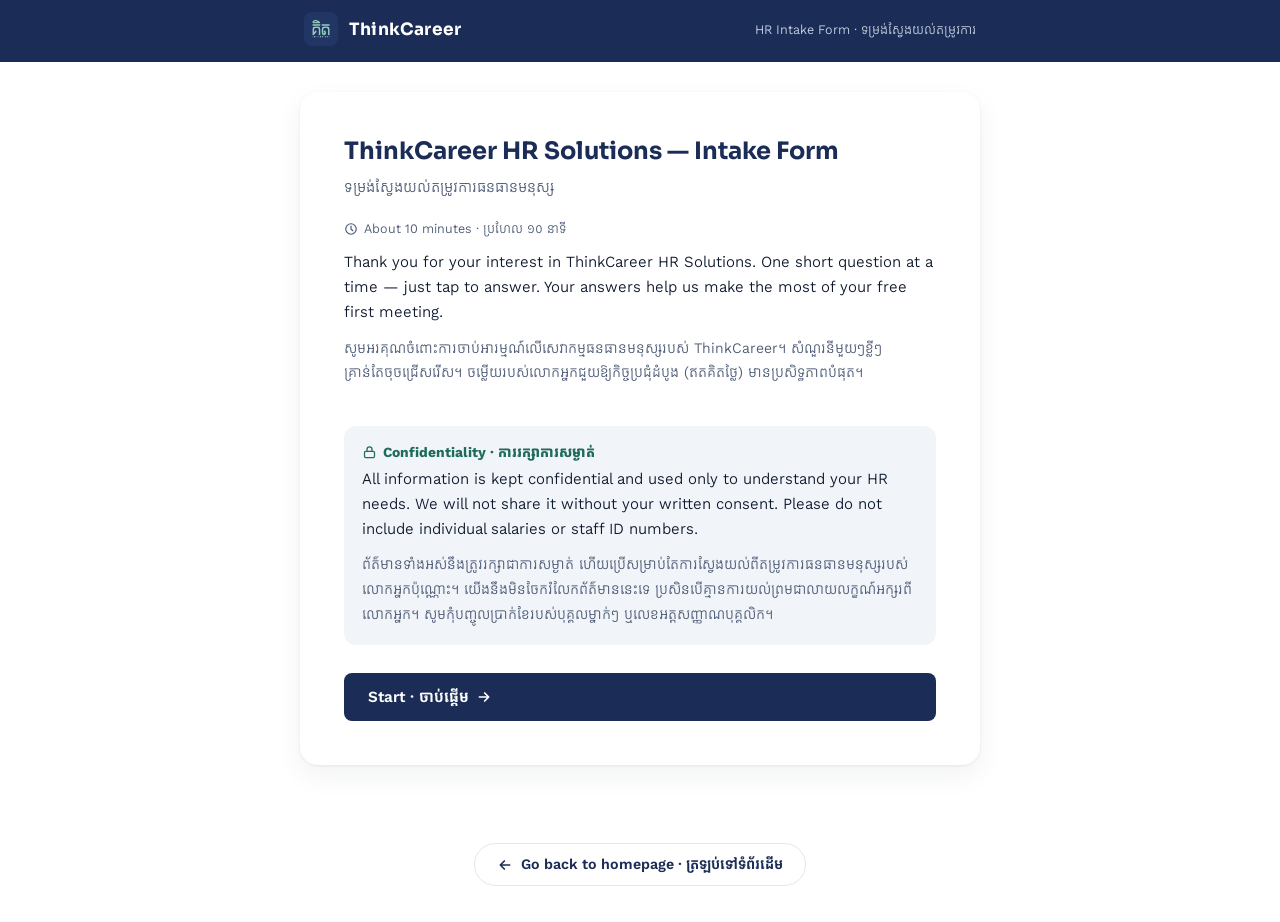
<file: hr-intake.html>
<!doctype html>
<html lang="en">
<head>
<meta charset="utf-8">
<meta name="viewport" content="width=device-width, initial-scale=1">
<meta name="robots" content="noindex">
<meta name="theme-color" content="#1B2D57">
<title>HR Solutions Intake Form — ThinkCareer</title>
<link rel="canonical" href="https://www.thinkcareers.net/hr-intake">
<link rel="icon" href="assets/favicon.ico">
<link rel="preconnect" href="https://fonts.googleapis.com">
<link rel="preconnect" href="https://fonts.gstatic.com" crossorigin>
<link href="https://fonts.googleapis.com/css2?family=Sora:wght@600;700;800&family=Kantumruy+Pro:wght@400;500;600;700&display=swap" rel="stylesheet">
<style>
:root{
  /* Same tokens as thinkcareers.net (index.html) — kept in sync so this page
     matches the rest of the site in both light and dark mode. */
  --navy:#1B2D57;
  --navy-deep:#14224A;
  --mint:#8FBFB5;
  --mint-hover:#A5CDC4;
  --ink:#0F1A2E;
  --muted:#4A5873;
  --bg:#FFFFFF;
  --mist:#F1F4F9;
  --on-navy:#F4F6FB;
  --on-navy-muted:#C9D3E6;
  --border-solid:#E1E6EF;
  --danger:#B3261E;
  --danger-soft:#FBEAE8;
  /* Theme-aware tokens: these are the ones that actually flip in dark mode.
     --navy/--mint stay fixed (same philosophy as the live site) because they
     only ever sit on their own dark surfaces; anything that sits on --mist or
     --bg uses one of these instead so it keeps enough contrast at night. */
  --head:#1B2D57;
  --accent:#1F6B5C;
  --action:#1B2D57;
  --action-hover:#14224A;
  --action-fg:#FFFFFF;
  --link:#1B2D57;
  --bar-bg:#1B2D57;
  --radius-sm:8px;
  --radius-md:12px;
  --radius-lg:18px;
  --display:"Sora","Kantumruy Pro",system-ui,sans-serif;
  --sans:"Kantumruy Pro","Noto Sans Khmer",system-ui,sans-serif;
}
@media (prefers-color-scheme: dark){
  :root:not([data-theme="light"]){
    --bg:#0C1426; --mist:#1A2748; --ink:#EEF3FB; --muted:#AAB7CD; --border-solid:#28365A; --danger-soft:#2A1216;
    --head:#F4F6FB; --accent:#8FD0C0; --action:#8FBFB5; --action-hover:#A5CDC4; --action-fg:#0C1426; --link:#8FBFB5;
    --navy-deep:#0A1120; --bar-bg:#0F1830; color-scheme:dark;
  }
}
:root[data-theme="dark"]{
  --bg:#0C1426; --mist:#1A2748; --ink:#EEF3FB; --muted:#AAB7CD; --border-solid:#28365A; --danger-soft:#2A1216;
  --head:#F4F6FB; --accent:#8FD0C0; --action:#8FBFB5; --action-hover:#A5CDC4; --action-fg:#0C1426; --link:#8FBFB5;
  --navy-deep:#0A1120; --bar-bg:#0F1830; color-scheme:dark;
}

*{box-sizing:border-box;}
body{margin:0; font-family:var(--sans); font-size:16px; background:var(--bg); color:var(--ink);}
a{color:var(--link);}
.page{min-height:100vh; display:flex; flex-direction:column;}

.header{position:sticky; top:0; z-index:20; background:var(--bar-bg); color:#fff;}
.header-inner{padding:12px 24px; display:flex; align-items:center; gap:11px; flex-wrap:wrap; max-width:720px; margin:0 auto;}
.brand-home{display:flex; align-items:center; gap:11px; text-decoration:none; color:inherit; border-radius:8px; transition:opacity .15s ease;}
.brand-home:hover{opacity:.82;}
.brand-home:focus-visible{outline:2px solid var(--mint); outline-offset:3px;}
.brand-logo{width:34px; height:34px; border-radius:8px; flex-shrink:0; display:block; object-fit:cover;}
.brand-name{font-family:var(--display); font-weight:700; font-size:17px; letter-spacing:0.2px;}
.brand-sub{font-size:13px; color:var(--on-navy-muted); margin-left:auto;}
.progress-track{height:4px; background:rgba(255,255,255,0.18); overflow:hidden; opacity:1; transition:opacity .25s ease;}
.progress-track.is-hidden{opacity:0;}
.progress-fill{height:100%; background:var(--mint); transition:width .4s cubic-bezier(.22,1,.36,1);}

.container{flex:1 1 auto; width:100%; max-width:720px; margin:0 auto; padding:30px 20px 70px; box-sizing:border-box;}
.card{background:var(--bg); border-radius:var(--radius-lg); padding:clamp(22px,5vw,44px); box-shadow:0 1px 3px rgba(15,26,46,0.07),0 10px 28px rgba(15,26,46,0.06); box-sizing:border-box; overflow:hidden; min-height:420px; display:flex; flex-direction:column;}

@keyframes stepIn{ from{opacity:0; transform:translateY(10px);} to{opacity:1; transform:translateY(0);} }
@keyframes stepOut{ from{opacity:1; transform:translateY(0);} to{opacity:0; transform:translateY(-8px);} }
.step-anim{animation:stepIn .32s cubic-bezier(.22,1,.36,1) both; flex:1 1 auto; display:flex; flex-direction:column;}
.step-anim.is-leaving{animation:stepOut .17s cubic-bezier(.4,0,1,1) both; pointer-events:none;}
@keyframes choiceIn{ from{opacity:0; transform:translateY(6px);} to{opacity:1; transform:translateY(0);} }
@keyframes choicePulse{ 0%{transform:scale(1);} 45%{transform:scale(1.015);} 100%{transform:scale(1);} }
@keyframes checkPop{ from{opacity:0; transform:scale(.4) rotate(-8deg);} to{opacity:1; transform:scale(1) rotate(0);} }
@keyframes btnConfirmFlash{ 0%{filter:brightness(1);} 40%{filter:brightness(1.22);} 100%{filter:brightness(1);} }
@media (prefers-reduced-motion: reduce){ .step-anim,.choice-item,.choice-check,.btn,.btn-back,.btn-skip{animation:none!important;} .step-anim.is-leaving{display:none!important;} .progress-fill,.progress-track{transition:none;} .choice-item,.btn,.btn-back,.btn-skip{transition:none;} .btn::after{display:none;} .btn svg,.btn-back svg{transition:none; transform:none!important;} .choice-list.is-committing .choice-item:not(.is-selected){opacity:1!important;} .cf-icon-ring,.cf-icon-core,.cf-rise{animation:none!important; opacity:1!important; transform:none!important;} .cf-check-path{animation:none!important; stroke-dashoffset:0!important;} .cf-icon-pulse,.cf-confetti{display:none!important;} }

.q-eyebrow-group{display:inline-flex; align-items:center; background:var(--mist); color:var(--accent); border-radius:999px; padding:6px 14px; font-size:12px; font-weight:700; text-transform:uppercase; letter-spacing:0.04em; margin-bottom:16px; width:fit-content;}
.q-title-en{font-family:var(--display); font-size:24px; font-weight:700; color:var(--head); margin:0 0 7px; line-height:1.32;}
.q-title-kh{font-size:15px; color:var(--muted); margin:0 0 28px; line-height:1.65;}
.required-mark{color:var(--danger); margin-left:4px;}

.field-input,.field-textarea{width:100%; min-height:48px; padding:13px 15px; border-radius:var(--radius-sm); border:1.5px solid var(--border-solid); font-size:16px; font-family:inherit; background:var(--bg); color:var(--ink); transition:border-color .15s ease, box-shadow .15s ease;}
.field-input::placeholder,.field-textarea::placeholder{color:var(--muted); opacity:.75;}
.field-input:focus,.field-textarea:focus{outline:none; border-color:var(--mint); box-shadow:0 0 0 3px rgba(143,191,181,0.3);}
.field-input.err,.field-textarea.err{border-color:var(--danger);}
.field-textarea{min-height:110px; resize:vertical;}
.error-text{color:var(--danger); font-size:13.5px; margin-top:8px; display:flex; align-items:center; gap:5px;}
.error-text svg{width:14px; height:14px; flex-shrink:0;}
.error-banner{background:var(--danger-soft); color:var(--danger); border-radius:var(--radius-sm); padding:12px 14px; font-size:13.5px; margin-top:16px;}

.choice-list{display:flex; flex-direction:column; gap:10px;}
.choice-item{width:100%; display:flex; align-items:center; gap:14px; text-align:left; padding:15px 17px; border-radius:var(--radius-md); border:1.5px solid var(--border-solid); background:var(--bg); font-family:inherit; font-size:15.5px; color:var(--ink); cursor:pointer; transition:border-color .15s ease, background .15s ease, transform .08s ease; animation:choiceIn .26s ease both;}
.choice-list .choice-item:nth-child(1){animation-delay:0ms;}
.choice-list .choice-item:nth-child(2){animation-delay:35ms;}
.choice-list .choice-item:nth-child(3){animation-delay:70ms;}
.choice-list .choice-item:nth-child(4){animation-delay:105ms;}
.choice-list .choice-item:nth-child(5){animation-delay:140ms;}
.choice-list .choice-item:nth-child(6){animation-delay:175ms;}
.choice-item:hover{border-color:var(--mint-hover); background:var(--mist);}
.choice-item:active{transform:scale(0.99);}
.choice-item.is-selected{border-color:var(--action); background:var(--mist);}
.choice-item.is-committing{animation:choicePulse .22s ease .1s;}
.choice-list.is-committing .choice-item:not(.is-selected){opacity:.4; pointer-events:none; transition:opacity .15s ease;}
.choice-badge{width:30px; height:30px; border-radius:50%; background:var(--mist); color:var(--accent); display:flex; align-items:center; justify-content:center; font-weight:700; font-size:13px; flex-shrink:0;}
.choice-item.is-selected .choice-badge{background:var(--action); color:var(--action-fg);}
.choice-label{flex:1 1 auto; line-height:1.4;}
.choice-check{width:19px; height:19px; flex-shrink:0; color:var(--accent); animation:checkPop .22s cubic-bezier(.34,1.56,.64,1) both;}

.doc-row{display:flex; align-items:flex-start; gap:12px; padding:13px 0; border-bottom:1px solid var(--mist); cursor:pointer;}
.doc-row input{margin-top:3px; width:19px; height:19px; accent-color:var(--action); flex-shrink:0;}
.doc-en{display:block; font-weight:500; color:var(--ink); font-size:15px;}
.doc-kh{display:block; font-size:13px; color:var(--muted); margin-top:2px;}

.consent-box{background:var(--mist); border:1px solid var(--border-solid); border-radius:var(--radius-md); padding:18px; display:flex; gap:12px; align-items:flex-start; margin-top:4px;}
.consent-box input{margin-top:3px; width:19px; height:19px; accent-color:var(--action); flex-shrink:0;}

.nav-row{display:flex; align-items:center; margin-top:30px; gap:10px;}
.nav-spacer{flex:1 1 auto;}
.btn{position:relative; overflow:hidden; border-radius:var(--radius-sm); padding:13px 24px; min-height:48px; font-size:15.5px; font-weight:600; cursor:pointer; font-family:inherit; border:none; display:inline-flex; align-items:center; gap:7px; transition:background .15s ease, transform .1s ease;}
.btn::after{content:''; position:absolute; inset:0; background:radial-gradient(circle, rgba(255,255,255,.4) 0%, transparent 70%); opacity:0; transform:scale(.3); pointer-events:none; transition:opacity .4s ease, transform .4s ease;}
.btn:active::after{opacity:1; transform:scale(1); transition:none;}
.btn:active{transform:scale(0.97);}
.btn svg{width:16px; height:16px; transition:transform .18s ease;}
.btn:hover svg{transform:translateX(3px);}
.btn-primary{background:var(--action); color:var(--action-fg);}
.btn-primary:hover{background:var(--action-hover);}
.btn.is-committing{animation:choicePulse .22s ease, btnConfirmFlash .5s ease; pointer-events:none;}
.btn[disabled]{opacity:.65; pointer-events:none;}
.btn-back{background:none; border:none; color:var(--muted); font-size:14.5px; cursor:pointer; font-family:inherit; display:inline-flex; align-items:center; gap:6px; padding:10px 6px; transition:color .15s ease, transform .1s ease;}
.btn-back:hover{color:var(--head);}
.btn-back:active{transform:scale(0.96);}
.btn-back svg{width:16px; height:16px; transition:transform .18s ease;}
.btn-back:hover svg{transform:translateX(-3px);}
.btn-skip{background:none; border:none; color:var(--muted); font-size:14.5px; cursor:pointer; font-family:inherit; text-decoration:underline; padding:10px 6px; transition:color .15s ease, transform .1s ease;}
.btn-skip:hover{color:var(--head);}
.btn-skip:active{transform:scale(0.96);}

.multiselect-list{display:flex; flex-direction:column; gap:10px;}
.multiselect-item{width:100%; display:flex; align-items:center; gap:14px; text-align:left; padding:14px 16px; border-radius:var(--radius-md); border:1.5px solid var(--border-solid); background:var(--bg); font-family:inherit; font-size:15px; color:var(--ink); cursor:pointer; transition:border-color .15s ease, background .15s ease, transform .08s ease, opacity .15s ease;}
.multiselect-item:hover{border-color:var(--mint-hover); background:var(--mist);}
.multiselect-item:active{transform:scale(0.99);}
.multiselect-item.is-selected{border-color:var(--action); background:var(--mist);}
.multiselect-item.is-disabled{opacity:.4; pointer-events:none;}
.ms-check{width:20px; height:20px; border-radius:5px; border:1.5px solid var(--border-solid); flex-shrink:0; display:flex; align-items:center; justify-content:center; background:var(--bg);}
.multiselect-item.is-selected .ms-check{background:var(--action); border-color:var(--action);}
.ms-check svg{width:13px; height:13px; color:var(--action-fg); opacity:0; transition:opacity .12s ease;}
.multiselect-item.is-selected .ms-check svg{opacity:1;}
.ms-label{flex:1 1 auto; line-height:1.4;}
.ms-helper{font-size:13px; color:var(--muted); margin:-6px 0 16px;}
.ms-other-input{margin-top:4px;}

.cf-icon-wrap{position:relative; width:110px; height:110px; margin:4px auto 26px;}
.cf-icon-ring{position:absolute; inset:0; border-radius:50%; background:var(--mist); opacity:0; transform:scale(.4); animation:cfRingIn .42s cubic-bezier(.34,1.56,.64,1) .05s both;}
.cf-icon-core{position:absolute; inset:14px; border-radius:50%; background:var(--action); opacity:0; transform:scale(.3); animation:cfCoreIn .4s cubic-bezier(.34,1.56,.64,1) .22s both; display:flex; align-items:center; justify-content:center; box-shadow:0 10px 26px rgba(27,45,87,.28);}
.cf-icon-pulse{position:absolute; inset:14px; border-radius:50%; border:2px solid var(--mint); opacity:0; animation:cfPulseRing 1s cubic-bezier(.2,.6,.2,1) .95s both;}
.cf-check-svg{width:46px; height:46px;}
.cf-check-path{fill:none; stroke:var(--action-fg); stroke-width:4.5; stroke-linecap:round; stroke-linejoin:round; stroke-dasharray:1; stroke-dashoffset:1; animation:cfDrawCheck .5s cubic-bezier(.65,0,.35,1) .62s forwards;}
.cf-confetti{position:absolute; inset:0; pointer-events:none;}
.cf-dot{position:absolute; top:50%; left:50%; border-radius:50%; opacity:0; animation:cfBurst .95s cubic-bezier(.19,1,.22,1) both;}
.cf-rise{opacity:0; transform:translateY(10px); animation:cfRiseIn .42s ease both;}
.cf-d1{animation-delay:.98s;}
.cf-d2{animation-delay:1.1s;}
.cf-d3{animation-delay:1.26s;}
.cf-d4{animation-delay:1.38s;}
@keyframes cfRingIn{ to{opacity:1; transform:scale(1);} }
@keyframes cfCoreIn{ to{opacity:1; transform:scale(1);} }
@keyframes cfDrawCheck{ to{stroke-dashoffset:0;} }
@keyframes cfRiseIn{ to{opacity:1; transform:translateY(0);} }
@keyframes cfPulseRing{ 0%{opacity:.55; transform:scale(1);} 100%{opacity:0; transform:scale(1.55);} }
@keyframes cfBurst{
  0%{ transform:translate(-50%,-50%) scale(.3); opacity:0; }
  18%{ opacity:1; }
  100%{ transform:translate(calc(-50% + var(--tx)), calc(-50% + var(--ty))) scale(1); opacity:0; }
}

.section-icon{width:58px; height:58px; border-radius:50%; background:var(--mist); display:flex; align-items:center; justify-content:center; margin-bottom:22px;}
.section-icon svg{width:27px; height:27px; color:var(--accent);}

.intro-p{font-size:15.5px; line-height:1.6; color:var(--ink); margin:0 0 12px;}
.intro-p-kh{font-size:14.5px; line-height:1.7; color:var(--muted); margin:0 0 20px;}
.intro-box{background:var(--mist); border-radius:var(--radius-md); padding:18px; margin:20px 0 28px;}
.intro-box-title{font-weight:700; color:var(--accent); font-size:14px; margin-bottom:6px; display:flex; align-items:center; gap:6px;}
.intro-box-title svg{width:15px; height:15px; flex-shrink:0;}
.intro-time{display:inline-flex; align-items:center; gap:6px; font-size:13px; color:var(--muted); margin:14px 0 0;}
.intro-time svg{width:14px; height:14px; flex-shrink:0;}

.next-table{width:100%; border-collapse:collapse; margin-top:16px;}
.next-table td{padding:12px 0; border-bottom:1px solid var(--mist); font-size:14px; vertical-align:top;}
.next-table td.step-num{width:28px; font-weight:700; color:var(--head);}
.next-kh{color:var(--muted); display:block; margin-top:3px;}

.hp-field{position:absolute; left:-9999px; top:-9999px; width:1px; height:1px; overflow:hidden;}

.page-footer{padding:8px 20px 36px; text-align:center;}
.footer-home-btn{display:inline-flex; align-items:center; gap:8px; padding:12px 22px; border-radius:999px; border:1.5px solid var(--border-solid); background:var(--bg); color:var(--head); font-family:inherit; font-size:14.5px; font-weight:600; text-decoration:none; cursor:pointer; transition:border-color .15s ease, background .15s ease, transform .08s ease;}
.footer-home-btn:hover{border-color:var(--mint-hover); background:var(--mist);}
.footer-home-btn:active{transform:scale(0.97);}
.footer-home-btn svg{width:16px; height:16px; flex-shrink:0;}
</style>
</head>
<body>
<div class="page" id="app">
  <div class="header">
    <div class="header-inner">
      <a class="brand-home" href="/" id="homeLink" aria-label="ThinkCareer home · ទំព័រដើម ThinkCareer">
        <img class="brand-logo" src="assets/logo.jpg" alt="" width="34" height="34">
        <div class="brand-name">ThinkCareer</div>
      </a>
      <div class="brand-sub">HR Intake Form &middot; ទម្រង់ស្វែងយល់តម្រូវការ</div>
    </div>
    <div class="progress-track is-hidden" id="progressTrack"><div class="progress-fill" id="progressFill" style="width:0%"></div></div>
  </div>
  <div class="container"><div class="card" id="cardRoot"></div></div>
  <footer class="page-footer">
    <a class="footer-home-btn" href="/" id="homeFooterLink">
      <svg viewBox="0 0 24 24" fill="none" stroke="currentColor" stroke-width="2.5" stroke-linecap="round" stroke-linejoin="round" aria-hidden="true"><path d="M19 12H5M11 18l-6-6 6-6"/></svg>
      <span>Go back to homepage &middot; ត្រឡប់ទៅទំព័រដើម</span>
    </a>
  </footer>
</div>

<script>
(function () {
  "use strict";

  function bigCountOptions() { return [["0", "0"], ["1_5", "1–5"], ["6_20", "6–20"], ["21_50", "21–50"], ["50_plus", "50+"]]; }
  function smallCountOptions() { return [["none", "None · គ្មាន"], ["1_5", "1–5"], ["6_20", "6–20"], ["21_plus", "21+"]]; }
  function checklistOptions() {
    return [
      ["yes", "Yes (written down) · មាន (ជាលាយលក្ខណ៍អក្សរ)"],
      ["informal", "Informal (done, not written) · មិនផ្លូវការ (ធ្វើ តែមិនមានឯកសារ)"],
      ["no", "No · គ្មាន"],
      ["not_sure", "Not sure · មិនប្រាកដ"],
    ];
  }

  function buildQuestions() {
    return [
      { id: "full_name", kind: "text", type: "text", required: true, placeholder: "e.g. Sok Dara · ឧ. សុខ ដារា", section: "About you · អំពីលោកអ្នក", en: "Full name", kh: "ឈ្មោះពេញ" },
      { id: "position", kind: "single", required: true, section: "About you · អំពីលោកអ្នក", en: "What is your position?", kh: "តួនាទី", options: [["owner", "Owner · ម្ចាស់"], ["cofounder", "Co-founder · សហស្ថាបនិក"], ["manager", "Manager · អ្នកគ្រប់គ្រង"], ["other", "Other · ផ្សេងៗ"]] },
      { id: "phone", kind: "text", type: "tel", required: true, placeholder: "e.g. 012 345 678", section: "About you · អំពីលោកអ្នក", en: "Phone / Telegram", kh: "លេខទូរស័ព្ទ / Telegram" },
      { id: "email", kind: "text", type: "email", required: false, placeholder: "e.g. name@example.com", section: "About you · អំពីលោកអ្នក", en: "Email", kh: "អ៊ីមែល" },
      { id: "meeting_language", kind: "single", required: true, section: "About you · អំពីលោកអ្នក", en: "Preferred meeting language", kh: "ភាសាដែលពេញចិត្តសម្រាប់កិច្ចប្រជុំ", options: [["khmer", "Khmer · ខ្មែរ"], ["english", "English · អង់គ្លេស"], ["either", "Either · ទាំងពីរ"]] },

      { id: null, kind: "section", en: "Your business", kh: "អំពីអាជីវកម្ម" },

      { id: "company_name", kind: "text", type: "text", required: true, placeholder: "e.g. Golden Rice Co., Ltd", section: "Your business · អំពីអាជីវកម្ម", en: "Company name / trading name", kh: "ឈ្មោះក្រុមហ៊ុន / ឈ្មោះពាណិជ្ជកម្ម" },
      { id: "legal_form", kind: "single", required: true, section: "Your business · អំពីអាជីវកម្ម", en: "Legal form", kh: "ទម្រង់គតិយុត្ត", options: [["sole_proprietor", "Sole proprietor · សហគ្រាសឯកបុគ្គល"], ["co_ltd", "Co., Ltd · ក្រុមហ៊ុនឯកជនទទួលខុសត្រូវមានកម្រិត"], ["other", "Other · ផ្សេងៗ"], ["not_sure", "Not sure · មិនប្រាកដ"]] },
      { id: "industry", kind: "textarea", required: true, placeholder: "e.g. Restaurant — Khmer food, dine-in and delivery · ឧ. ភោជនីយដ្ឋានអាហារខ្មែរ លក់តាមហាង និងដឹកជញ្ជូន", section: "Your business · អំពីអាជីវកម្ម", en: "Industry and main products or services", kh: "វិស័យ និងផលិតផល ឬសេវាកម្មចម្បង" },
      { id: "year_started", kind: "single", required: false, section: "Your business · អំពីអាជីវកម្ម", en: "Year started", kh: "ឆ្នាំចាប់ផ្តើមប្រតិបត្តិការ", options: [["before_2010", "Before 2010"], ["2010_2015", "2010–2015"], ["2016_2020", "2016–2020"], ["2021_2023", "2021–2023"], ["2024_2026", "2024–2026"], ["not_sure", "Not sure · មិនប្រាកដ"]] },
      { id: "locations", kind: "text", type: "text", required: false, placeholder: "e.g. Phnom Penh, 2 branches · ឧ. ភ្នំពេញ ២ សាខា", section: "Your business · អំពីអាជីវកម្ម", en: "Locations / branches", kh: "ទីតាំង / សាខា" },
      { id: "growth_12m", kind: "single", required: true, section: "Your business · អំពីអាជីវកម្ម", en: "Growth in the last 12 months", kh: "កំណើនក្នុងរយៈពេល ១២ ខែចុងក្រោយ", options: [["shrinking", "Shrinking · ថយចុះ"], ["flat", "Flat · ដដែល"], ["growing", "Growing · កើនឡើង"]] },
      { id: "plans_2y", kind: "textarea", required: false, placeholder: "e.g. Open a second branch, start delivery · ឧ. បើកសាខាទីពីរ ចាប់ផ្តើមសេវាដឹកជញ្ជូន", section: "Your business · អំពីអាជីវកម្ម", en: "Plans for the next 2 years", kh: "ផែនការសម្រាប់ ២ ឆ្នាំខាងមុខ" },
      { id: "decision_maker", kind: "text", type: "text", required: true, placeholder: "e.g. The owner, or the General Manager · ឧ. ម្ចាស់អាជីវកម្ម", section: "Your business · អំពីអាជីវកម្ម", en: "Who decides on hiring, pay and dismissal?", kh: "តើនរណាជាអ្នកសម្រេចលើការជ្រើសរើស ប្រាក់ខែ និងការបញ្ឈប់បុគ្គលិក?" },

      { id: null, kind: "section", en: "Your team", kh: "ក្រុមការងារ" },

      { id: "staff_fulltime", kind: "single", required: true, section: "Your team · ក្រុមការងារ", en: "Full-time staff today", kh: "បុគ្គលិកពេញម៉ោងបច្ចុប្បន្ន", options: bigCountOptions() },
      { id: "staff_parttime", kind: "single", required: false, section: "Your team · ក្រុមការងារ", en: "Part-time staff today", kh: "បុគ្គលិកក្រៅម៉ោងបច្ចុប្បន្ន", options: smallCountOptions() },
      { id: "staff_daily", kind: "single", required: false, section: "Your team · ក្រុមការងារ", en: "Daily workers today", kh: "កម្មករប្រចាំថ្ងៃបច្ចុប្បន្ន", options: smallCountOptions() },
      { id: "staff_12m", kind: "single", required: false, section: "Your team · ក្រុមការងារ", en: "Expected staff in 12 months", kh: "ចំនួនបុគ្គលិករំពឹងទុកក្នុង ១២ ខែខាងមុខ", options: bigCountOptions() },
      { id: "leavers_12m", kind: "single", required: false, section: "Your team · ក្រុមការងារ", en: "Staff who left in the last 12 months", kh: "ចំនួនបុគ្គលិកដែលបានចាកចេញក្នុង ១២ ខែចុងក្រោយ", options: smallCountOptions() },
      { id: "hard_roles", kind: "text", type: "text", required: false, placeholder: "e.g. Sales staff, technicians · ឧ. បុគ្គលិកលក់, ជាងបច្ចេកទេស", section: "Your team · ក្រុមការងារ", en: "Roles that are hardest to fill", kh: "តួនាទីដែលពិបាកជ្រើសរើសបំផុត" },
      { id: "family_staff", kind: "single", required: false, section: "Your team · ក្រុមការងារ", en: "Any family members working in the business?", kh: "មានសមាជិកគ្រួសារធ្វើការក្នុងអាជីវកម្មដែរឬទេ?", options: [["yes", "Yes · មាន"], ["no", "No · គ្មាន"]] },
      { id: "hr_owner", kind: "single", required: true, section: "Your team · ក្រុមការងារ", en: "Who handles HR today?", kh: "តើនរណាជាអ្នកទទួលបន្ទុកការងារធនធានមនុស្សបច្ចុប្បន្ន?", options: [["owner", "Owner · ម្ចាស់"], ["admin_accountant", "Admin or accountant · បុគ្គលិករដ្ឋបាល ឬគណនេយ្យ"], ["hr_staff", "HR staff · បុគ្គលិកធនធានមនុស្ស"], ["outsourced", "Outsourced · ជួលក្រៅ"], ["nobody", "Nobody · គ្មាន"]] },

      { id: null, kind: "section", en: "HR checklist", kh: "បញ្ជីត្រួតពិនិត្យការងារធនធានមនុស្ស" },

      { id: "hr_molvt", kind: "single", required: true, section: "Legal compliance · ត្រូវតាមច្បាប់", en: "Registered with the Ministry of Labour (MoLVT)", kh: "បានចុះបញ្ជីនៅក្រសួងការងារ និងបណ្តុះបណ្តាលវិជ្ជាជីវៈ", options: checklistOptions() },
      { id: "hr_nssf", kind: "single", required: true, section: "Legal compliance · ត្រូវតាមច្បាប់", en: "Staff registered with NSSF", kh: "បុគ្គលិកបានចុះឈ្មោះនៅ បសស (NSSF)", options: checklistOptions() },
      { id: "hr_contracts", kind: "single", required: true, section: "Legal compliance · ត្រូវតាមច្បាប់", en: "Written employment contracts for all staff", kh: "កិច្ចសន្យាការងារជាលាយលក្ខណ៍អក្សរសម្រាប់បុគ្គលិកទាំងអស់", options: checklistOptions() },
      { id: "hr_work_rules", kind: "single", required: true, section: "Legal compliance · ត្រូវតាមច្បាប់", en: "Internal Work Rules", kh: "បទបញ្ជាផ្ទៃក្នុង", options: checklistOptions() },
      { id: "hr_payslips", kind: "single", required: true, section: "Legal compliance · ត្រូវតាមច្បាប់", en: "Payslips every pay period", kh: "ប័ណ្ណបើកប្រាក់ខែរាល់ពេលបើកប្រាក់ខែ", options: checklistOptions() },
      { id: "hr_seniority", kind: "single", required: true, section: "Legal compliance · ត្រូវតាមច្បាប់", en: "Seniority payment paid on schedule", kh: "ប្រាក់អតីតភាពការងារបើកតាមកាលកំណត់", options: checklistOptions() },
      { id: "hr_time_leave", kind: "single", required: true, section: "Legal compliance · ត្រូវតាមច្បាប់", en: "Rules for working hours, overtime and leave, and records kept", kh: "គោលការណ៍ម៉ោងធ្វើការ ម៉ោងបន្ថែម និងច្បាប់ឈប់សម្រាក ព្រមទាំងការកត់ត្រា", options: checklistOptions() },
      { id: "hr_jds", kind: "single", required: true, section: "Foundations · មូលដ្ឋានគ្រឹះ", en: "Job descriptions for each role", kh: "ការពិពណ៌នាការងារសម្រាប់តួនាទីនីមួយៗ", options: checklistOptions() },
      { id: "hr_pay_rules", kind: "single", required: true, section: "Foundations · មូលដ្ឋានគ្រឹះ", en: "Clear pay rules for each role (salary, bonus, allowances)", kh: "គោលការណ៍ប្រាក់បៀវត្សច្បាស់លាស់ (ប្រាក់ខែ ប្រាក់រង្វាន់ ប្រាក់ឧបត្ថម្ភ)", options: checklistOptions() },
      { id: "hr_performance", kind: "single", required: true, section: "Performance and growth · សមិទ្ធកម្ម និងការលូតលាស់", en: "Staff goals and performance reviews", kh: "គោលដៅការងារ និងការវាយតម្លៃលទ្ធផលការងារ", options: checklistOptions() },
      { id: "hr_onboarding", kind: "single", required: true, section: "Performance and growth · សមិទ្ធកម្ម និងការលូតលាស់", en: "Onboarding for new staff", kh: "ការណែនាំបុគ្គលិកថ្មី", options: checklistOptions() },
      { id: "hr_discipline", kind: "single", required: true, section: "Performance and growth · សមិទ្ធកម្ម និងការលូតលាស់", en: "Warning and disciplinary process", kh: "នីតិវិធីព្រមាន និងវិន័យ", options: checklistOptions() },

      { id: null, kind: "section", en: "Priorities and budget", kh: "អាទិភាព និងថវិកា" },

      { id: "trigger", kind: "textarea", required: true, placeholder: "e.g. Several staff resigned recently and we have no replacement plan · ឧ. បុគ្គលិកច្រើននាក់បានលាលែងពីការងារថ្មីៗនេះ", section: "Priorities and budget · អាទិភាព និងថវិកា", en: "What made you look for HR help now?", kh: "ហេតុអ្វីបានជាលោកអ្នកស្វែងរកជំនួយផ្នែកធនធានមនុស្សនៅពេលនេះ?" },
      { id: "top_problems", kind: "multiselect", required: true, maxSelect: 3, helper: "Choose up to 3 · ជ្រើសបានដល់ ៣", section: "Priorities and budget · អាទិភាព និងថវិកា", en: "Your top 3 people problems today", kh: "បញ្ហាធំៗទាក់ទងនឹងបុគ្គលិក ៣ ចំណុចបច្ចុប្បន្ន", options: [
        ["turnover", "High staff turnover · ការលាលែងពីការងាររបស់បុគ្គលិកច្រើន"],
        ["hiring", "Difficulty hiring the right people · ពិបាកក្នុងការជ្រើសរើសបុគ្គលិកដែលត្រឹមត្រូវ"],
        ["morale", "Low staff motivation or morale · ស្មារតី ឬការលើកទឹកចិត្តការងាររបស់បុគ្គលិកទាប"],
        ["attendance", "Absenteeism or lateness · អវត្តមាន ឬការមកធ្វើការយឺត"],
        ["unclear_roles", "Unclear roles or job expectations · តួនាទី ឬការរំពឹងទុកការងារមិនច្បាស់លាស់"],
        ["performance", "Performance issues not being addressed · បញ្ហាផលិតភាពការងារមិនត្រូវបានដោះស្រាយ"],
        ["pay_complaints", "Pay or benefits complaints · ពាក្យបណ្តឹងអំពីប្រាក់ខែ ឬអត្ថប្រយោជន៍"],
        ["conflicts", "Conflicts between staff or with managers · ជម្លោះរវាងបុគ្គលិក ឬជាមួយអ្នកគ្រប់គ្រង"],
        ["compliance_gaps", "Compliance or paperwork gaps (contracts, NSSF, records) · ចន្លោះខាងឯកសារ ឬការអនុលោមតាមច្បាប់ (កិច្ចសន្យា NSSF កំណត់ត្រា)"],
        ["training_gap", "Lack of training or skill gaps · កង្វះការបណ្តុះបណ្តាល ឬជំនាញ"],
        ["other", "Other (please describe) · ផ្សេងៗ (សូមពិពណ៌នា)"],
      ] },
      { id: "desired_change", kind: "textarea", required: false, placeholder: "e.g. Lower staff turnover and clearer job roles · ឧ. បន្ថយការលាលែងពីការងារ និងតួនាទីច្បាស់លាស់", section: "Priorities and budget · អាទិភាព និងថវិកា", en: "In 12 months, what would you like to be different?", kh: "ក្នុងរយៈពេល ១២ ខែ តើលោកអ្នកចង់ឃើញអ្វីផ្លាស់ប្តូរ?" },
      { id: "disputes_2y", kind: "single", required: false, section: "Priorities and budget · អាទិភាព និងថវិកា", en: "Any labour disputes or staff complaints in the last 2 years?", kh: "មានវិវាទការងារ ឬបណ្តឹងពីបុគ្គលិកក្នុងរយៈពេល ២ ឆ្នាំចុងក្រោយដែរឬទេ?", options: [["yes", "Yes · មាន"], ["no", "No · គ្មាន"], ["prefer_in_person", "Prefer to discuss in person · សូមពិភាក្សាផ្ទាល់"]] },
      { id: "support_type", kind: "single", required: true, section: "Priorities and budget · អាទិភាព និងថវិកា", en: "Preferred support", kh: "ប្រភេទជំនួយដែលពេញចិត្ត", options: [["one_off", "One-off project · គម្រោងតែម្តង"], ["monthly", "Monthly support · ជំនួយប្រចាំខែ"], ["not_sure", "Not sure · មិនប្រាកដ"]] },
      { id: "budget", kind: "single", required: false, section: "Priorities and budget · អាទិភាព និងថវិកា", en: "Budget range", kh: "ថវិកាប្រហែល", options: [["under_300", "Under $300 · តិចជាង $300"], ["300_1000", "$300–1,000"], ["over_1000", "Over $1,000 · លើស $1,000"], ["not_sure", "Not sure · មិនប្រាកដ"]] },
      { id: "timeline", kind: "single", required: true, section: "Priorities and budget · អាទិភាព និងថវិកា", en: "When do you need first results?", kh: "តើលោកអ្នកត្រូវការលទ្ធផលដំបូងនៅពេលណា?", options: [["within_1_month", "Within 1 month · ក្នុង ១ ខែ"], ["1_3_months", "1–3 months · ១–៣ ខែ"], ["later", "Later · ក្រោយនេះ"]] },

      { id: null, kind: "section", en: "Documents and consent", kh: "ឯកសារ និងការយល់ព្រម" },

      { id: null, kind: "multi", required: false, section: "Documents and consent · ឯកសារ និងការយល់ព្រម", en: "Which documents can you bring to the meeting?", kh: "តើលោកអ្នកអាចយកឯកសារអ្វីខ្លះមកកិច្ចប្រជុំ? សូមកុំបញ្ជូនឯកសារតាមទម្រង់នេះ" },
      { id: "consent", kind: "consent", required: true, section: "Documents and consent · ឯកសារ និងការយល់ព្រម", en: "Consent", kh: "ការយល់ព្រម" },
    ];
  }

  var DOC_DEFS = [
    ["doc_org_chart", "Organization chart", "តារាងរចនាសម្ព័ន្ធក្រុមហ៊ុន"],
    ["doc_contracts", "1–2 sample employment contracts, names removed", "គំរូកិច្ចសន្យាការងារ ១–២ (លុបឈ្មោះចេញ)"],
    ["doc_work_rules", "Internal Work Rules or staff handbook", "បទបញ្ជាផ្ទៃក្នុង ឬសៀវភៅណែនាំបុគ្គលិក"],
    ["doc_nssf", "NSSF registration document", "ឯកសារចុះបញ្ជី បសស"],
    ["doc_payslip", "Sample payslip, name removed", "គំរូប័ណ្ណបើកប្រាក់ខែ (លុបឈ្មោះចេញ)"],
  ];

  var QUESTIONS = buildQuestions();
  var TOTAL = QUESTIONS.length;
  var BADGE_LETTERS = ["A", "B", "C", "D", "E", "F"];

  var ICONS = {
    clock: '<svg viewBox="0 0 24 24" fill="none" stroke="currentColor" stroke-width="2" stroke-linecap="round" stroke-linejoin="round" aria-hidden="true"><circle cx="12" cy="12" r="9"/><path d="M12 7v5l3 3"/></svg>',
    lock: '<svg viewBox="0 0 24 24" fill="none" stroke="currentColor" stroke-width="2" stroke-linecap="round" stroke-linejoin="round" aria-hidden="true"><rect x="4" y="10" width="16" height="10" rx="2"/><path d="M8 10V7a4 4 0 0 1 8 0v3"/></svg>',
    arrowRight: '<svg viewBox="0 0 24 24" fill="none" stroke="currentColor" stroke-width="2.5" stroke-linecap="round" stroke-linejoin="round" aria-hidden="true"><path d="M5 12h14M13 6l6 6-6 6"/></svg>',
    arrowLeft: '<svg viewBox="0 0 24 24" fill="none" stroke="currentColor" stroke-width="2.5" stroke-linecap="round" stroke-linejoin="round" aria-hidden="true"><path d="M19 12H5M11 18l-6-6 6-6"/></svg>',
    check: '<svg class="choice-check" viewBox="0 0 24 24" fill="none" stroke="currentColor" stroke-width="3" stroke-linecap="round" stroke-linejoin="round" aria-hidden="true"><path d="M5 13l4 4L19 7"/></svg>',
    checkSmall: '<svg viewBox="0 0 24 24" fill="none" stroke="currentColor" stroke-width="3" stroke-linecap="round" stroke-linejoin="round" aria-hidden="true"><path d="M5 13l4 4L19 7"/></svg>',
    section: '<svg viewBox="0 0 24 24" fill="none" stroke="currentColor" stroke-width="2" stroke-linecap="round" stroke-linejoin="round" aria-hidden="true"><rect x="3" y="4" width="18" height="6" rx="1.5"/><rect x="3" y="14" width="18" height="6" rx="1.5"/></svg>',
    replay: '<svg viewBox="0 0 24 24" fill="none" stroke="currentColor" stroke-width="2.2" stroke-linecap="round" stroke-linejoin="round" aria-hidden="true"><path d="M3 12a9 9 0 0 1 15.3-6.4L21 8"/><path d="M21 3v5h-5"/><path d="M21 12a9 9 0 0 1-15.3 6.4L3 16"/><path d="M3 21v-5h5"/></svg>',
  };

  function escHtml(s) {
    return String(s == null ? "" : s)
      .replace(/&/g, "&amp;").replace(/</g, "&lt;").replace(/>/g, "&gt;")
      .replace(/"/g, "&quot;").replace(/'/g, "&#39;");
  }

  function makeConfetti() {
    var colors = ["#8FBFB5", "#1B2D57", "#E5C27A", "#A5CDC4"];
    var n = 16, dots = [];
    for (var i = 0; i < n; i++) {
      var angle = (360 / n) * i + (Math.random() * 18 - 9);
      var dist = 70 + Math.random() * 65;
      var rad = (angle * Math.PI) / 180;
      var tx = Math.round(Math.cos(rad) * dist);
      var ty = Math.round(Math.sin(rad) * dist);
      var size = 4 + Math.round(Math.random() * 4);
      var delay = 620 + Math.round(Math.random() * 160);
      dots.push({ style: "--tx:" + tx + "px; --ty:" + ty + "px; width:" + size + "px; height:" + size + "px; background:" + colors[i % colors.length] + "; animation-delay:" + delay + "ms;" });
    }
    return dots;
  }

  var state = {
    qIndex: 0,
    showErrors: false,
    committing: false,
    submitting: false,
    submitError: "",
    confirmPlaying: true,
    confetti: makeConfetti(),
    formData: {
      full_name: "", position: "", phone: "", email: "", meeting_language: "",
      company_name: "", legal_form: "", industry: "", year_started: "", locations: "", growth_12m: "", plans_2y: "", decision_maker: "",
      staff_fulltime: "", staff_parttime: "", staff_daily: "", staff_12m: "", leavers_12m: "", hard_roles: "", family_staff: "", hr_owner: "",
      hr_molvt: "", hr_nssf: "", hr_contracts: "", hr_work_rules: "", hr_payslips: "", hr_seniority: "", hr_time_leave: "", hr_jds: "", hr_pay_rules: "", hr_performance: "", hr_onboarding: "", hr_discipline: "",
      trigger: "", top_problems: [], top_problems_other: "", desired_change: "", disputes_2y: "", support_type: "", budget: "", timeline: "",
      doc_org_chart: false, doc_contracts: false, doc_work_rules: false, doc_nssf: false, doc_payslip: false, consent: false,
      website: "",
    },
  };

  function isFieldEmpty(id, fd) {
    if (id === "consent") return fd.consent !== true;
    var v = fd[id];
    if (Array.isArray(v)) return v.length === 0;
    return v === undefined || v === null || String(v).trim() === "";
  }

  // Same pattern as the server's check in api/hr-intake.js, so a value that
  // passes here will also pass on submit.
  var EMAIL_RE = /^[^\s@<>"',;]+@[^\s@<>"',;]+\.[^\s@<>"',;]{2,}$/;
  function isValidEmail(v) { return EMAIL_RE.test(String(v).trim()); }

  // Returns null (no error), "required", or "invalid_email" for the current
  // question — used both to block "Continue" and to decide which inline
  // message to show, so an invalid email is caught on its own question
  // instead of only surfacing at the very end, on submit.
  function fieldErrorKind(q, fd) {
    if (q.kind === "consent") return fd.consent !== true ? "required" : null;
    if (q.id === "email") {
      var v = fd.email;
      if (v && String(v).trim() !== "" && !isValidEmail(v)) return "invalid_email";
      return null;
    }
    if (q.kind === "text" || q.kind === "textarea" || q.kind === "multiselect") {
      if (q.required && isFieldEmpty(q.id, fd)) return "required";
    }
    return null;
  }

  function update(id, value) { state.formData[id] = value; }
  function toggleBool(id) { state.formData[id] = !state.formData[id]; render(); }

  function toggleMultiselect(id, value, max) {
    var current = state.formData[id] || [];
    var next;
    var i = current.indexOf(value);
    if (i !== -1) {
      next = current.filter(function (v) { return v !== value; });
    } else {
      if (max && current.length >= max) return;
      next = current.concat([value]);
    }
    state.formData[id] = next;
    render();
  }

  function replayConfirm() {
    state.confirmPlaying = false;
    render();
    setTimeout(function () {
      state.confirmPlaying = true;
      state.confetti = makeConfetti();
      render();
    }, 60);
  }

  function start() {
    if (state.committing) return;
    state.committing = true;
    state.showErrors = false;
    render();
    setTimeout(function () {
      state.qIndex = 1;
      state.committing = false;
      render();
    }, 180);
  }

  function back() {
    if (state.committing) return;
    state.qIndex = Math.max(0, state.qIndex - 1);
    state.showErrors = false;
    render();
  }

  function skip() {
    if (state.committing) return;
    state.qIndex = state.qIndex + 1;
    state.showErrors = false;
    render();
  }

  function answerAndAdvance(id, value) {
    if (state.committing) return;
    state.formData[id] = value;
    state.committing = true;
    state.showErrors = false;
    render();
    setTimeout(function () {
      state.qIndex = state.qIndex + 1;
      state.committing = false;
      render();
    }, 180);
  }

  function advanceAfterCommit() {
    state.committing = true;
    state.showErrors = false;
    render();
    setTimeout(function () {
      state.qIndex = state.qIndex + 1;
      state.committing = false;
      render();
    }, 180);
  }

  function submitForm() {
    state.submitting = true;
    state.submitError = "";
    render();
    var payload = Object.assign({}, state.formData);
    fetch("/api/hr-intake", {
      method: "POST",
      headers: { "Content-Type": "application/json" },
      body: JSON.stringify(payload),
    })
      .then(function (res) {
        return res.json().catch(function () { return {}; }).then(function (data) { return { res: res, data: data }; });
      })
      .then(function (result) {
        if (!result.res.ok) {
          state.submitting = false;
          state.submitError = result.data.error || "Something went wrong. Please try again.";
          render();
          return;
        }
        state.submitting = false;
        state.qIndex = state.qIndex + 1;
        state.confirmPlaying = true;
        state.confetti = makeConfetti();
        render();
      })
      .catch(function () {
        state.submitting = false;
        state.submitError = "Network error. Please check your connection and try again.";
        render();
      });
  }

  function continueClick() {
    if (state.committing || state.submitting) return;
    var q = QUESTIONS[state.qIndex - 1];
    if (fieldErrorKind(q, state.formData)) { state.showErrors = true; render(); return; }
    if (state.qIndex === TOTAL) {
      submitForm();
      return;
    }
    advanceAfterCommit();
  }

  function render() {
    var fd = state.formData;
    var qIndex = state.qIndex;
    var showErrors = state.showErrors;
    var isIntro = qIndex === 0;
    var isConfirm = qIndex === TOTAL + 1;
    var isQuestion = !isIntro && !isConfirm;
    var currentQ = isQuestion ? QUESTIONS[qIndex - 1] : null;
    var progressPct = isIntro ? 0 : (isConfirm ? 100 : Math.round((qIndex / (TOTAL + 1)) * 100));
    var committing = state.committing;

    // The header (logo, progress bar) is a persistent part of the page — only
    // its width/visibility are updated in place, so the existing CSS
    // transitions on them actually get to play instead of restarting cold
    // every time the whole screen is rebuilt.
    var progressFill = document.getElementById("progressFill");
    var progressTrack = document.getElementById("progressTrack");
    progressFill.style.width = progressPct + "%";
    progressTrack.classList.toggle("is-hidden", !isQuestion);

    var cardHtml = "";
    if (isIntro) {
      cardHtml = renderIntro(committing);
    } else if (isQuestion) {
      cardHtml = renderQuestion(currentQ, fd, showErrors, committing);
    } else if (isConfirm) {
      cardHtml = renderConfirm();
    }

    var cardRoot = document.getElementById("cardRoot");
    cardRoot.innerHTML = cardHtml;
    attachListeners(cardRoot, currentQ);
  }

  function renderIntro(committing) {
    var btnClass = "btn btn-primary" + (committing ? " is-committing" : "");
    return (
      '<div class="step-anim' + (committing ? " is-leaving" : "") + '">' +
      '<h1 class="q-title-en">ThinkCareer HR Solutions &mdash; Intake Form</h1>' +
      '<div class="q-title-kh" style="margin-bottom:8px">ទម្រង់ស្វែងយល់តម្រូវការធនធានមនុស្ស</div>' +
      '<div class="intro-time">' + ICONS.clock + "<span>About 10 minutes &middot; ប្រហែល ១០ នាទី</span></div>" +
      '<p class="intro-p" style="margin-top:14px">Thank you for your interest in ThinkCareer HR Solutions. One short question at a time &mdash; just tap to answer. Your answers help us make the most of your free first meeting.</p>' +
      '<p class="intro-p-kh">សូមអរគុណចំពោះការចាប់អារម្មណ៍លើសេវាកម្មធនធានមនុស្សរបស់ ThinkCareer។ សំណួរនីមួយៗខ្លីៗ គ្រាន់តែចុចជ្រើសរើស។ ចម្លើយរបស់លោកអ្នកជួយឱ្យកិច្ចប្រជុំដំបូង (ឥតគិតថ្លៃ) មានប្រសិទ្ធភាពបំផុត។</p>' +
      '<div class="intro-box"><div class="intro-box-title">' + ICONS.lock + "Confidentiality &middot; ការរក្សាការសម្ងាត់</div>" +
      '<p class="intro-p">All information is kept confidential and used only to understand your HR needs. We will not share it without your written consent. Please do not include individual salaries or staff ID numbers.</p>' +
      '<p class="intro-p-kh" style="margin-bottom:0">ព័ត៌មានទាំងអស់នឹងត្រូវរក្សាជាការសម្ងាត់ ហើយប្រើសម្រាប់តែការស្វែងយល់ពីតម្រូវការធនធានមនុស្សរបស់លោកអ្នកប៉ុណ្ណោះ។ យើងនឹងមិនចែករំលែកព័ត៌មាននេះទេ ប្រសិនបើគ្មានការយល់ព្រមជាលាយលក្ខណ៍អក្សរពីលោកអ្នក។ សូមកុំបញ្ចូលប្រាក់ខែរបស់បុគ្គលម្នាក់ៗ ឬលេខអត្តសញ្ញាណបុគ្គលិក។</p></div>' +
      '<div class="nav-spacer"></div>' +
      '<button type="button" class="' + btnClass + '" data-action="start"><span>Start &middot; ចាប់ផ្តើម</span>' + ICONS.arrowRight + "</button>" +
      "</div>"
    );
  }

  function renderQuestion(q, fd, showErrors, committing) {
    var out = '<div class="step-anim' + (committing ? " is-leaving" : "") + '">';
    var canBack = state.qIndex > 0;

    if (q.kind === "section") {
      out += '<div class="section-icon">' + ICONS.section + "</div>";
      out += '<h2 class="q-title-en">' + escHtml(q.en) + "</h2>";
      out += '<div class="q-title-kh">' + q.kh + "</div>";
      out += '<div class="nav-spacer"></div><div class="nav-row">';
      if (canBack) out += '<button type="button" class="btn-back" data-action="back">' + ICONS.arrowLeft + "<span>Back</span></button>";
      out += '<div class="nav-spacer"></div>';
      out += '<button type="button" class="btn btn-primary' + (committing ? " is-committing" : "") + '" data-action="continue"><span>Continue &middot; បន្ត</span>' + ICONS.arrowRight + "</button>";
      out += "</div></div>";
      return out;
    }

    var errKind = showErrors ? fieldErrorKind(q, fd) : null;
    var err = !!errKind;

    out += '<div class="q-eyebrow-group">' + q.section + "</div>";
    out += '<h2 class="q-title-en">' + escHtml(q.en) + (q.required ? '<span class="required-mark">*</span>' : "") + "</h2>";
    out += '<div class="q-title-kh">' + q.kh + "</div>";

    if (q.kind === "text") {
      out += '<input type="' + (q.type || "text") + '" class="field-input' + (err ? " err" : "") + '" data-field="' + q.id + '" value="' + escHtml(fd[q.id] || "") + '"' + (q.placeholder ? ' placeholder="' + escHtml(q.placeholder) + '"' : "") + ">";
      if (errKind === "required") out += '<div class="error-text">This field is required &middot; ត្រូវការបំពេញ</div>';
      else if (errKind === "invalid_email") out += '<div class="error-text">Please enter a valid email address &middot; សូមបញ្ចូលអាសយដ្ឋានអ៊ីមែលឱ្យត្រឹមត្រូវ</div>';
    } else if (q.kind === "textarea") {
      out += '<textarea class="field-textarea' + (err ? " err" : "") + '" data-field="' + q.id + '"' + (q.placeholder ? ' placeholder="' + escHtml(q.placeholder) + '"' : "") + ">" + escHtml(fd[q.id] || "") + "</textarea>";
      if (err) out += '<div class="error-text">This field is required &middot; ត្រូវការបំពេញ</div>';
    } else if (q.kind === "single") {
      var listClass = "choice-list" + (committing ? " is-committing" : "");
      out += '<div class="' + listClass + '">';
      q.options.forEach(function (pair, idx) {
        var value = pair[0], label = pair[1];
        var selected = fd[q.id] === value;
        var cls = "choice-item" + (selected ? " is-selected" : "") + (selected && committing ? " is-committing" : "");
        out += '<button type="button" class="' + cls + '" data-action="pick-single" data-field="' + q.id + '" data-value="' + escHtml(value) + '">';
        out += '<span class="choice-badge">' + (BADGE_LETTERS[idx] || String(idx + 1)) + "</span>";
        out += '<span class="choice-label">' + label + "</span>";
        if (selected) out += ICONS.check;
        out += "</button>";
      });
      out += "</div>";
    } else if (q.kind === "multiselect") {
      var selectedArr = fd[q.id] || [];
      var atCap = q.maxSelect ? selectedArr.length >= q.maxSelect : false;
      out += '<div class="ms-helper">' + (q.helper || "") + "</div>";
      out += '<div class="multiselect-list">';
      q.options.forEach(function (pair) {
        var value = pair[0], label = pair[1];
        var isSel = selectedArr.indexOf(value) !== -1;
        var cls = "multiselect-item" + (isSel ? " is-selected" : "") + (!isSel && atCap ? " is-disabled" : "");
        out += '<button type="button" class="' + cls + '" data-action="pick-multi" data-field="' + q.id + '" data-value="' + escHtml(value) + '" data-max="' + (q.maxSelect || "") + '">';
        out += '<span class="ms-check">' + ICONS.checkSmall + "</span>";
        out += '<span class="ms-label">' + label + "</span></button>";
      });
      out += "</div>";
      if (selectedArr.indexOf("other") !== -1) {
        out += '<input type="text" class="field-input ms-other-input" data-field="' + q.id + '_other" value="' + escHtml(fd[q.id + "_other"] || "") + '" placeholder="Please describe · សូមពិពណ៌នា">';
      }
      if (err) out += '<div class="error-text">Please choose at least one &middot; សូមជ្រើសរើសយ៉ាងហោចណាស់មួយ</div>';
    } else if (q.kind === "multi") {
      DOC_DEFS.forEach(function (def) {
        var id = def[0], en = def[1], kh = def[2];
        out += '<label class="doc-row"><input type="checkbox" data-action="toggle-bool" data-field="' + id + '"' + (fd[id] ? " checked" : "") + ">";
        out += '<span><span class="doc-en">' + escHtml(en) + '</span><span class="doc-kh">' + kh + "</span></span></label>";
      });
    } else if (q.kind === "consent") {
      out += '<div class="consent-box"><input type="checkbox" data-action="toggle-bool" data-field="consent"' + (fd.consent ? " checked" : "") + ">";
      out += '<span><span class="doc-en">I agree that ThinkCareer may use this information to assess my HR needs, as described above.<span class="required-mark">*</span></span>';
      out += '<span class="doc-kh">ខ្ញុំយល់ព្រមឱ្យ ThinkCareer ប្រើប្រាស់ព័ត៌មាននេះ ដើម្បីវាយតម្លៃតម្រូវការធនធានមនុស្សរបស់ខ្ញុំ ដូចបានរៀបរាប់ខាងលើ។</span>';
      if (err) out += '<div class="error-text">Please confirm to continue &middot; សូមបញ្ជាក់ដើម្បីបន្ត</div>';
      out += "</span></div>";
      out += '<input type="text" class="hp-field" tabindex="-1" autocomplete="off" data-field="website" value="' + escHtml(fd.website || "") + '">';
      if (state.submitError) out += '<div class="error-banner">' + escHtml(state.submitError) + "</div>";
    }

    var showSkip = q.kind === "single" && !q.required;
    var showContinueBtn = q.kind === "text" || q.kind === "textarea" || q.kind === "multi" || q.kind === "consent" || q.kind === "multiselect";
    var isLast = state.qIndex === TOTAL;
    var continueLabel = q.kind === "consent" ? (state.submitting ? "Sending &middot; កំពុងបញ្ជូន…" : "Submit &middot; បញ្ជូន") : "Continue &middot; បន្ត";

    out += '<div class="nav-spacer"></div><div class="nav-row">';
    if (canBack) out += '<button type="button" class="btn-back" data-action="back">' + ICONS.arrowLeft + "<span>Back</span></button>";
    out += '<div class="nav-spacer"></div>';
    if (showSkip) out += '<button type="button" class="btn-skip" data-action="skip">Skip &middot; រំលង</button>';
    if (showContinueBtn) {
      var btnClass2 = "btn btn-primary" + (committing ? " is-committing" : "") + (isLast && state.submitting ? "" : "");
      out += '<button type="button" class="' + btnClass2 + '" data-action="continue"' + (isLast && state.submitting ? " disabled" : "") + "><span>" + continueLabel + "</span>" + ICONS.arrowRight + "</button>";
    }
    out += "</div></div>";
    return out;
  }

  function renderConfirm() {
    var out = '<div class="step-anim">';
    if (state.confirmPlaying) {
      out += '<div class="cf-icon-wrap"><div class="cf-icon-ring"></div><div class="cf-icon-pulse"></div>';
      out += '<div class="cf-icon-core"><svg class="cf-check-svg" viewBox="0 0 48 48" fill="none" aria-hidden="true"><path class="cf-check-path" pathLength="1" d="M13 25 L20 32 L35 15"/></svg></div>';
      out += '<div class="cf-confetti">';
      state.confetti.forEach(function (dot) { out += '<span class="cf-dot" style="' + dot.style + '"></span>'; });
      out += "</div></div>";
      out += '<h2 class="q-title-en cf-rise cf-d1">Thank you!</h2>';
      out += '<p class="q-title-kh cf-rise cf-d2" style="margin-bottom:18px">សូមអរគុណ!</p>';
      out += '<p class="intro-p cf-rise cf-d3">We have received your form. ThinkCareer will contact you within 2 working days to book your free 60-minute first meeting.</p>';
      out += '<p class="intro-p-kh cf-rise cf-d4">យើងបានទទួលទម្រង់របស់លោកអ្នកហើយ។ ThinkCareer នឹងទាក់ទងលោកអ្នកក្នុងរយៈពេល ២ ថ្ងៃធ្វើការ ដើម្បីកំណត់ពេលកិច្ចប្រជុំដំបូងរយៈពេល ៦០ នាទី ដោយឥតគិតថ្លៃ។</p>';
    }
    out += '<h3 style="font-family:var(--display); font-size:15px; color:var(--head); margin:24px 0 4px;">What happens next &middot; ជំហានបន្ទាប់</h3>';
    out += '<table class="next-table">';
    out += '<tr><td class="step-num">1</td><td>Free 60-minute first meeting with your ThinkCareer consultant<span class="next-kh">កិច្ចប្រជុំដំបូងរយៈពេល ៦០ នាទី ជាមួយទីប្រឹក្សា ThinkCareer ដោយឥតគិតថ្លៃ</span></td></tr>';
    out += '<tr><td class="step-num">2</td><td>Within 5 working days: a short summary of key findings and a proposal with options and fees<span class="next-kh">ក្នុងរយៈពេល ៥ ថ្ងៃធ្វើការ សេចក្តីសង្ខេបចំណុចសំខាន់ៗ និងសំណើសេវាកម្មដែលមានជម្រើស និងតម្លៃ</span></td></tr>';
    out += "</table>";
    out += '<p style="margin-top:24px; font-size:14px; color:var(--muted);">Contact &middot; ទំនាក់ទំនង: Adam (Udom Vuthy), ThinkCareer &middot; thinkcareers.net</p>';
    out += '<button type="button" class="btn-back" style="margin-top:10px; padding-left:0;" data-action="replay">' + ICONS.replay + "<span>Replay &middot; លេងម្តងទៀត</span></button>";
    out += "</div>";
    return out;
  }

  function attachListeners(root, currentQ) {
    root.querySelectorAll("[data-field]").forEach(function (el) {
      if (el.type === "checkbox") return; // handled via data-action
      el.addEventListener("input", function () { update(el.getAttribute("data-field"), el.value); });
    });
    root.querySelectorAll('[data-action="toggle-bool"]').forEach(function (el) {
      el.addEventListener("change", function () { toggleBool(el.getAttribute("data-field")); });
    });
    root.querySelectorAll('[data-action="pick-single"]').forEach(function (el) {
      el.addEventListener("click", function () { answerAndAdvance(el.getAttribute("data-field"), el.getAttribute("data-value")); });
    });
    root.querySelectorAll('[data-action="pick-multi"]').forEach(function (el) {
      el.addEventListener("click", function () {
        var max = parseInt(el.getAttribute("data-max"), 10) || 0;
        toggleMultiselect(el.getAttribute("data-field"), el.getAttribute("data-value"), max);
      });
    });
    var startBtn = root.querySelector('[data-action="start"]'); if (startBtn) startBtn.addEventListener("click", start);
    var backBtn = root.querySelector('[data-action="back"]'); if (backBtn) backBtn.addEventListener("click", back);
    var skipBtn = root.querySelector('[data-action="skip"]'); if (skipBtn) skipBtn.addEventListener("click", skip);
    var continueBtn = root.querySelector('[data-action="continue"]'); if (continueBtn) continueBtn.addEventListener("click", continueClick);
    var replayBtn = root.querySelector('[data-action="replay"]'); if (replayBtn) replayBtn.addEventListener("click", replayConfirm);
  }

  // The logo/brand in the header and the "Go back to homepage" link in the
  // footer are both persistent nodes (outside cardRoot, never rebuilt — see
  // render()), so their listeners are attached once here rather than on
  // every render. Either one lets a visitor get back to the main site; if
  // they've already started answering, confirm first so a stray click
  // doesn't silently throw away everything they've entered.
  function confirmLeaveIfNeeded(e) {
    var isIntro = state.qIndex === 0;
    var isConfirm = state.qIndex === TOTAL + 1;
    if (isIntro || isConfirm) return;
    var ok = window.confirm("Leave this form? Your answers won't be saved. · ចាកចេញពីទម្រង់នេះ? ចម្លើយរបស់អ្នកនឹងមិនត្រូវបានរក្សាទុកទេ។");
    if (!ok) e.preventDefault();
  }
  var homeLink = document.getElementById("homeLink");
  if (homeLink) homeLink.addEventListener("click", confirmLeaveIfNeeded);
  var homeFooterLink = document.getElementById("homeFooterLink");
  if (homeFooterLink) homeFooterLink.addEventListener("click", confirmLeaveIfNeeded);

  render();
})();
</script>
</body>
</html>
</file>
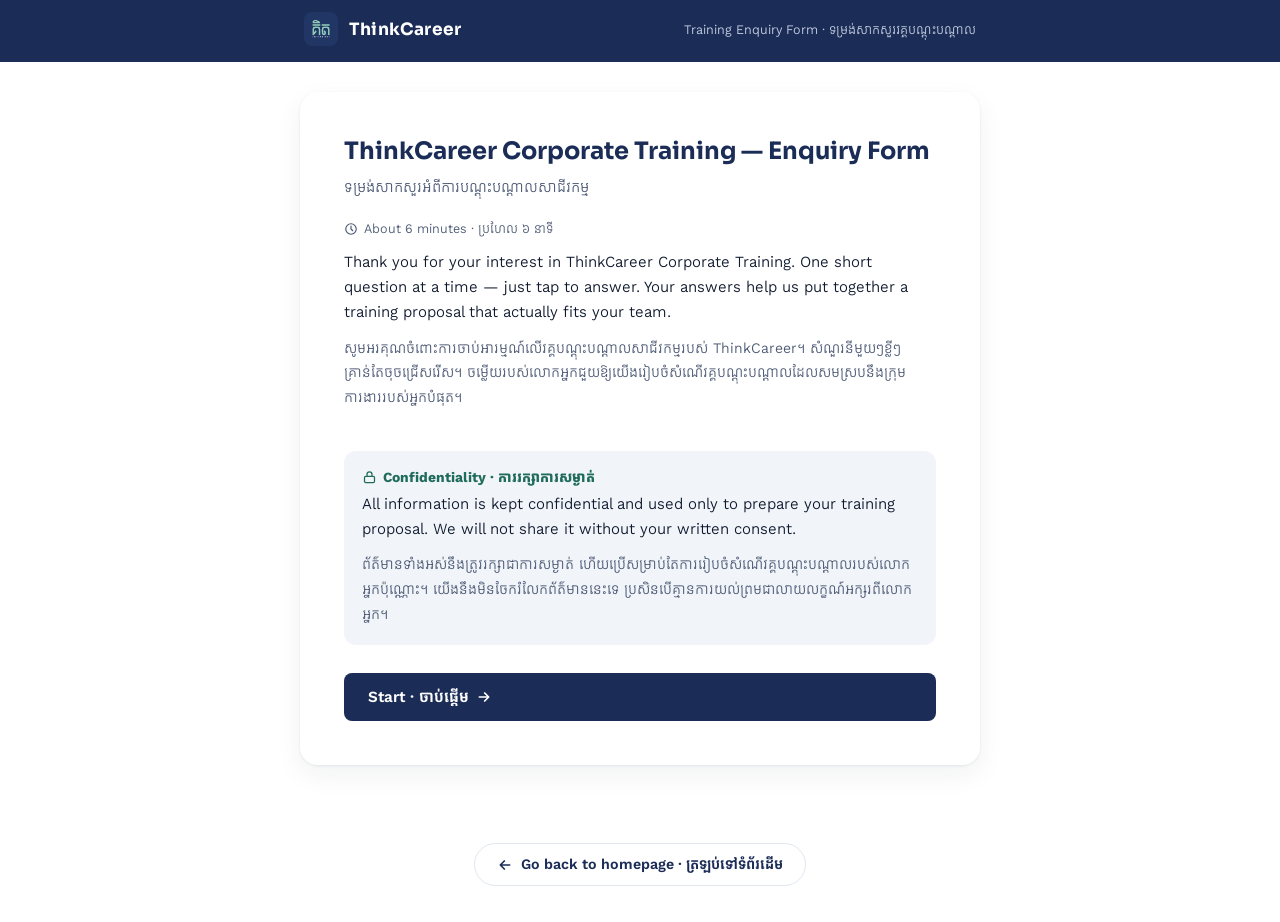
<file: training-intake.html>
<!doctype html>
<html lang="en">
<head>
<meta charset="utf-8">
<meta name="viewport" content="width=device-width, initial-scale=1">
<meta name="robots" content="noindex">
<meta name="theme-color" content="#1B2D57">
<title>Corporate Training Enquiry Form — ThinkCareer</title>
<link rel="canonical" href="https://www.thinkcareers.net/training-intake">
<link rel="icon" href="assets/favicon.ico">
<link rel="preconnect" href="https://fonts.googleapis.com">
<link rel="preconnect" href="https://fonts.gstatic.com" crossorigin>
<link href="https://fonts.googleapis.com/css2?family=Sora:wght@600;700;800&family=Kantumruy+Pro:wght@400;500;600;700&display=swap" rel="stylesheet">
<style>
:root{
  /* Same tokens as thinkcareers.net (index.html) — kept in sync so this page
     matches the rest of the site in both light and dark mode. */
  --navy:#1B2D57;
  --navy-deep:#14224A;
  --mint:#8FBFB5;
  --mint-hover:#A5CDC4;
  --ink:#0F1A2E;
  --muted:#4A5873;
  --bg:#FFFFFF;
  --mist:#F1F4F9;
  --on-navy:#F4F6FB;
  --on-navy-muted:#C9D3E6;
  --border-solid:#E1E6EF;
  --danger:#B3261E;
  --danger-soft:#FBEAE8;
  /* Theme-aware tokens: these are the ones that actually flip in dark mode.
     --navy/--mint stay fixed (same philosophy as the live site) because they
     only ever sit on their own dark surfaces; anything that sits on --mist or
     --bg uses one of these instead so it keeps enough contrast at night. */
  --head:#1B2D57;
  --accent:#1F6B5C;
  --action:#1B2D57;
  --action-hover:#14224A;
  --action-fg:#FFFFFF;
  --link:#1B2D57;
  --bar-bg:#1B2D57;
  --radius-sm:8px;
  --radius-md:12px;
  --radius-lg:18px;
  --display:"Sora","Kantumruy Pro",system-ui,sans-serif;
  --sans:"Kantumruy Pro","Noto Sans Khmer",system-ui,sans-serif;
}
@media (prefers-color-scheme: dark){
  :root:not([data-theme="light"]){
    --bg:#0C1426; --mist:#1A2748; --ink:#EEF3FB; --muted:#AAB7CD; --border-solid:#28365A; --danger-soft:#2A1216;
    --head:#F4F6FB; --accent:#8FD0C0; --action:#8FBFB5; --action-hover:#A5CDC4; --action-fg:#0C1426; --link:#8FBFB5;
    --navy-deep:#0A1120; --bar-bg:#0F1830; color-scheme:dark;
  }
}
:root[data-theme="dark"]{
  --bg:#0C1426; --mist:#1A2748; --ink:#EEF3FB; --muted:#AAB7CD; --border-solid:#28365A; --danger-soft:#2A1216;
  --head:#F4F6FB; --accent:#8FD0C0; --action:#8FBFB5; --action-hover:#A5CDC4; --action-fg:#0C1426; --link:#8FBFB5;
  --navy-deep:#0A1120; --bar-bg:#0F1830; color-scheme:dark;
}

*{box-sizing:border-box;}
body{margin:0; font-family:var(--sans); font-size:16px; background:var(--bg); color:var(--ink);}
a{color:var(--link);}
.page{min-height:100vh; display:flex; flex-direction:column;}

.header{position:sticky; top:0; z-index:20; background:var(--bar-bg); color:#fff;}
.header-inner{padding:12px 24px; display:flex; align-items:center; gap:11px; flex-wrap:wrap; max-width:720px; margin:0 auto;}
.brand-home{display:flex; align-items:center; gap:11px; text-decoration:none; color:inherit; border-radius:8px; transition:opacity .15s ease;}
.brand-home:hover{opacity:.82;}
.brand-home:focus-visible{outline:2px solid var(--mint); outline-offset:3px;}
.brand-logo{width:34px; height:34px; border-radius:8px; flex-shrink:0; display:block; object-fit:cover;}
.brand-name{font-family:var(--display); font-weight:700; font-size:17px; letter-spacing:0.2px;}
.brand-sub{font-size:13px; color:var(--on-navy-muted); margin-left:auto;}
.progress-track{height:4px; background:rgba(255,255,255,0.18); overflow:hidden; opacity:1; transition:opacity .25s ease;}
.progress-track.is-hidden{opacity:0;}
.progress-fill{height:100%; background:var(--mint); transition:width .4s cubic-bezier(.22,1,.36,1);}

.container{flex:1 1 auto; width:100%; max-width:720px; margin:0 auto; padding:30px 20px 70px; box-sizing:border-box;}
.card{background:var(--bg); border-radius:var(--radius-lg); padding:clamp(22px,5vw,44px); box-shadow:0 1px 3px rgba(15,26,46,0.07),0 10px 28px rgba(15,26,46,0.06); box-sizing:border-box; overflow:hidden; min-height:420px; display:flex; flex-direction:column;}

@keyframes stepIn{ from{opacity:0; transform:translateY(10px);} to{opacity:1; transform:translateY(0);} }
@keyframes stepOut{ from{opacity:1; transform:translateY(0);} to{opacity:0; transform:translateY(-8px);} }
.step-anim{animation:stepIn .32s cubic-bezier(.22,1,.36,1) both; flex:1 1 auto; display:flex; flex-direction:column;}
.step-anim.is-leaving{animation:stepOut .17s cubic-bezier(.4,0,1,1) both; pointer-events:none;}
@keyframes choiceIn{ from{opacity:0; transform:translateY(6px);} to{opacity:1; transform:translateY(0);} }
@keyframes choicePulse{ 0%{transform:scale(1);} 45%{transform:scale(1.015);} 100%{transform:scale(1);} }
@keyframes checkPop{ from{opacity:0; transform:scale(.4) rotate(-8deg);} to{opacity:1; transform:scale(1) rotate(0);} }
@keyframes btnConfirmFlash{ 0%{filter:brightness(1);} 40%{filter:brightness(1.22);} 100%{filter:brightness(1);} }
@media (prefers-reduced-motion: reduce){ .step-anim,.choice-item,.choice-check,.btn,.btn-back,.btn-skip{animation:none!important;} .step-anim.is-leaving{display:none!important;} .progress-fill,.progress-track{transition:none;} .choice-item,.btn,.btn-back,.btn-skip{transition:none;} .btn::after{display:none;} .btn svg,.btn-back svg{transition:none; transform:none!important;} .choice-list.is-committing .choice-item:not(.is-selected){opacity:1!important;} .cf-icon-ring,.cf-icon-core,.cf-rise{animation:none!important; opacity:1!important; transform:none!important;} .cf-check-path{animation:none!important; stroke-dashoffset:0!important;} .cf-icon-pulse,.cf-confetti{display:none!important;} }

.q-eyebrow-group{display:inline-flex; align-items:center; background:var(--mist); color:var(--accent); border-radius:999px; padding:6px 14px; font-size:12px; font-weight:700; text-transform:uppercase; letter-spacing:0.04em; margin-bottom:16px; width:fit-content;}
.q-title-en{font-family:var(--display); font-size:24px; font-weight:700; color:var(--head); margin:0 0 7px; line-height:1.32;}
.q-title-kh{font-size:15px; color:var(--muted); margin:0 0 28px; line-height:1.65;}
.required-mark{color:var(--danger); margin-left:4px;}

.field-input,.field-textarea{width:100%; min-height:48px; padding:13px 15px; border-radius:var(--radius-sm); border:1.5px solid var(--border-solid); font-size:16px; font-family:inherit; background:var(--bg); color:var(--ink); transition:border-color .15s ease, box-shadow .15s ease;}
.field-input::placeholder,.field-textarea::placeholder{color:var(--muted); opacity:.75;}
.field-input:focus,.field-textarea:focus{outline:none; border-color:var(--mint); box-shadow:0 0 0 3px rgba(143,191,181,0.3);}
.field-input.err,.field-textarea.err{border-color:var(--danger);}
.field-textarea{min-height:110px; resize:vertical;}
.error-text{color:var(--danger); font-size:13.5px; margin-top:8px; display:flex; align-items:center; gap:5px;}
.error-text svg{width:14px; height:14px; flex-shrink:0;}
.error-banner{background:var(--danger-soft); color:var(--danger); border-radius:var(--radius-sm); padding:12px 14px; font-size:13.5px; margin-top:16px;}

.choice-list{display:flex; flex-direction:column; gap:10px;}
.choice-item{width:100%; display:flex; align-items:center; gap:14px; text-align:left; padding:15px 17px; border-radius:var(--radius-md); border:1.5px solid var(--border-solid); background:var(--bg); font-family:inherit; font-size:15.5px; color:var(--ink); cursor:pointer; transition:border-color .15s ease, background .15s ease, transform .08s ease; animation:choiceIn .26s ease both;}
.choice-list .choice-item:nth-child(1){animation-delay:0ms;}
.choice-list .choice-item:nth-child(2){animation-delay:35ms;}
.choice-list .choice-item:nth-child(3){animation-delay:70ms;}
.choice-list .choice-item:nth-child(4){animation-delay:105ms;}
.choice-list .choice-item:nth-child(5){animation-delay:140ms;}
.choice-list .choice-item:nth-child(6){animation-delay:175ms;}
.choice-item:hover{border-color:var(--mint-hover); background:var(--mist);}
.choice-item:active{transform:scale(0.99);}
.choice-item.is-selected{border-color:var(--action); background:var(--mist);}
.choice-item.is-committing{animation:choicePulse .22s ease .1s;}
.choice-list.is-committing .choice-item:not(.is-selected){opacity:.4; pointer-events:none; transition:opacity .15s ease;}
.choice-badge{width:30px; height:30px; border-radius:50%; background:var(--mist); color:var(--accent); display:flex; align-items:center; justify-content:center; font-weight:700; font-size:13px; flex-shrink:0;}
.choice-item.is-selected .choice-badge{background:var(--action); color:var(--action-fg);}
.choice-label{flex:1 1 auto; line-height:1.4;}
.choice-check{width:19px; height:19px; flex-shrink:0; color:var(--accent); animation:checkPop .22s cubic-bezier(.34,1.56,.64,1) both;}

.doc-row{display:flex; align-items:flex-start; gap:12px; padding:13px 0; border-bottom:1px solid var(--mist); cursor:pointer;}
.doc-row input{margin-top:3px; width:19px; height:19px; accent-color:var(--action); flex-shrink:0;}
.doc-en{display:block; font-weight:500; color:var(--ink); font-size:15px;}
.doc-kh{display:block; font-size:13px; color:var(--muted); margin-top:2px;}

.consent-box{background:var(--mist); border:1px solid var(--border-solid); border-radius:var(--radius-md); padding:18px; display:flex; gap:12px; align-items:flex-start; margin-top:4px;}
.consent-box input{margin-top:3px; width:19px; height:19px; accent-color:var(--action); flex-shrink:0;}

.nav-row{display:flex; align-items:center; margin-top:30px; gap:10px;}
.nav-spacer{flex:1 1 auto;}
.btn{position:relative; overflow:hidden; border-radius:var(--radius-sm); padding:13px 24px; min-height:48px; font-size:15.5px; font-weight:600; cursor:pointer; font-family:inherit; border:none; display:inline-flex; align-items:center; gap:7px; transition:background .15s ease, transform .1s ease;}
.btn::after{content:''; position:absolute; inset:0; background:radial-gradient(circle, rgba(255,255,255,.4) 0%, transparent 70%); opacity:0; transform:scale(.3); pointer-events:none; transition:opacity .4s ease, transform .4s ease;}
.btn:active::after{opacity:1; transform:scale(1); transition:none;}
.btn:active{transform:scale(0.97);}
.btn svg{width:16px; height:16px; transition:transform .18s ease;}
.btn:hover svg{transform:translateX(3px);}
.btn-primary{background:var(--action); color:var(--action-fg);}
.btn-primary:hover{background:var(--action-hover);}
.btn.is-committing{animation:choicePulse .22s ease, btnConfirmFlash .5s ease; pointer-events:none;}
.btn[disabled]{opacity:.65; pointer-events:none;}
.btn-back{background:none; border:none; color:var(--muted); font-size:14.5px; cursor:pointer; font-family:inherit; display:inline-flex; align-items:center; gap:6px; padding:10px 6px; transition:color .15s ease, transform .1s ease;}
.btn-back:hover{color:var(--head);}
.btn-back:active{transform:scale(0.96);}
.btn-back svg{width:16px; height:16px; transition:transform .18s ease;}
.btn-back:hover svg{transform:translateX(-3px);}
.btn-skip{background:none; border:none; color:var(--muted); font-size:14.5px; cursor:pointer; font-family:inherit; text-decoration:underline; padding:10px 6px; transition:color .15s ease, transform .1s ease;}
.btn-skip:hover{color:var(--head);}
.btn-skip:active{transform:scale(0.96);}

.multiselect-list{display:flex; flex-direction:column; gap:10px;}
.multiselect-item{width:100%; display:flex; align-items:center; gap:14px; text-align:left; padding:14px 16px; border-radius:var(--radius-md); border:1.5px solid var(--border-solid); background:var(--bg); font-family:inherit; font-size:15px; color:var(--ink); cursor:pointer; transition:border-color .15s ease, background .15s ease, transform .08s ease, opacity .15s ease;}
.multiselect-item:hover{border-color:var(--mint-hover); background:var(--mist);}
.multiselect-item:active{transform:scale(0.99);}
.multiselect-item.is-selected{border-color:var(--action); background:var(--mist);}
.multiselect-item.is-disabled{opacity:.4; pointer-events:none;}
.ms-check{width:20px; height:20px; border-radius:5px; border:1.5px solid var(--border-solid); flex-shrink:0; display:flex; align-items:center; justify-content:center; background:var(--bg);}
.multiselect-item.is-selected .ms-check{background:var(--action); border-color:var(--action);}
.ms-check svg{width:13px; height:13px; color:var(--action-fg); opacity:0; transition:opacity .12s ease;}
.multiselect-item.is-selected .ms-check svg{opacity:1;}
.ms-label{flex:1 1 auto; line-height:1.4;}
.ms-helper{font-size:13px; color:var(--muted); margin:-6px 0 16px;}
.ms-other-input{margin-top:4px;}

.cf-icon-wrap{position:relative; width:110px; height:110px; margin:4px auto 26px;}
.cf-icon-ring{position:absolute; inset:0; border-radius:50%; background:var(--mist); opacity:0; transform:scale(.4); animation:cfRingIn .42s cubic-bezier(.34,1.56,.64,1) .05s both;}
.cf-icon-core{position:absolute; inset:14px; border-radius:50%; background:var(--action); opacity:0; transform:scale(.3); animation:cfCoreIn .4s cubic-bezier(.34,1.56,.64,1) .22s both; display:flex; align-items:center; justify-content:center; box-shadow:0 10px 26px rgba(27,45,87,.28);}
.cf-icon-pulse{position:absolute; inset:14px; border-radius:50%; border:2px solid var(--mint); opacity:0; animation:cfPulseRing 1s cubic-bezier(.2,.6,.2,1) .95s both;}
.cf-check-svg{width:46px; height:46px;}
.cf-check-path{fill:none; stroke:var(--action-fg); stroke-width:4.5; stroke-linecap:round; stroke-linejoin:round; stroke-dasharray:1; stroke-dashoffset:1; animation:cfDrawCheck .5s cubic-bezier(.65,0,.35,1) .62s forwards;}
.cf-confetti{position:absolute; inset:0; pointer-events:none;}
.cf-dot{position:absolute; top:50%; left:50%; border-radius:50%; opacity:0; animation:cfBurst .95s cubic-bezier(.19,1,.22,1) both;}
.cf-rise{opacity:0; transform:translateY(10px); animation:cfRiseIn .42s ease both;}
.cf-d1{animation-delay:.98s;}
.cf-d2{animation-delay:1.1s;}
.cf-d3{animation-delay:1.26s;}
.cf-d4{animation-delay:1.38s;}
@keyframes cfRingIn{ to{opacity:1; transform:scale(1);} }
@keyframes cfCoreIn{ to{opacity:1; transform:scale(1);} }
@keyframes cfDrawCheck{ to{stroke-dashoffset:0;} }
@keyframes cfRiseIn{ to{opacity:1; transform:translateY(0);} }
@keyframes cfPulseRing{ 0%{opacity:.55; transform:scale(1);} 100%{opacity:0; transform:scale(1.55);} }
@keyframes cfBurst{
  0%{ transform:translate(-50%,-50%) scale(.3); opacity:0; }
  18%{ opacity:1; }
  100%{ transform:translate(calc(-50% + var(--tx)), calc(-50% + var(--ty))) scale(1); opacity:0; }
}

.section-icon{width:58px; height:58px; border-radius:50%; background:var(--mist); display:flex; align-items:center; justify-content:center; margin-bottom:22px;}
.section-icon svg{width:27px; height:27px; color:var(--accent);}

.intro-p{font-size:15.5px; line-height:1.6; color:var(--ink); margin:0 0 12px;}
.intro-p-kh{font-size:14.5px; line-height:1.7; color:var(--muted); margin:0 0 20px;}
.intro-box{background:var(--mist); border-radius:var(--radius-md); padding:18px; margin:20px 0 28px;}
.intro-box-title{font-weight:700; color:var(--accent); font-size:14px; margin-bottom:6px; display:flex; align-items:center; gap:6px;}
.intro-box-title svg{width:15px; height:15px; flex-shrink:0;}
.intro-time{display:inline-flex; align-items:center; gap:6px; font-size:13px; color:var(--muted); margin:14px 0 0;}
.intro-time svg{width:14px; height:14px; flex-shrink:0;}

.next-table{width:100%; border-collapse:collapse; margin-top:16px;}
.next-table td{padding:12px 0; border-bottom:1px solid var(--mist); font-size:14px; vertical-align:top;}
.next-table td.step-num{width:28px; font-weight:700; color:var(--head);}
.next-kh{color:var(--muted); display:block; margin-top:3px;}

.hp-field{position:absolute; left:-9999px; top:-9999px; width:1px; height:1px; overflow:hidden;}

.page-footer{padding:8px 20px 36px; text-align:center;}
.footer-home-btn{display:inline-flex; align-items:center; gap:8px; padding:12px 22px; border-radius:999px; border:1.5px solid var(--border-solid); background:var(--bg); color:var(--head); font-family:inherit; font-size:14.5px; font-weight:600; text-decoration:none; cursor:pointer; transition:border-color .15s ease, background .15s ease, transform .08s ease;}
.footer-home-btn:hover{border-color:var(--mint-hover); background:var(--mist);}
.footer-home-btn:active{transform:scale(0.97);}
.footer-home-btn svg{width:16px; height:16px; flex-shrink:0;}
</style>
</head>
<body>
<div class="page" id="app">
  <div class="header">
    <div class="header-inner">
      <a class="brand-home" href="/" id="homeLink" aria-label="ThinkCareer home · ទំព័រដើម ThinkCareer">
        <img class="brand-logo" src="assets/logo.jpg" alt="" width="34" height="34">
        <div class="brand-name">ThinkCareer</div>
      </a>
      <div class="brand-sub">Training Enquiry Form &middot; ទម្រង់សាកសួរវគ្គបណ្តុះបណ្តាល</div>
    </div>
    <div class="progress-track is-hidden" id="progressTrack"><div class="progress-fill" id="progressFill" style="width:0%"></div></div>
  </div>
  <div class="container"><div class="card" id="cardRoot"></div></div>
  <footer class="page-footer">
    <a class="footer-home-btn" href="/" id="homeFooterLink">
      <svg viewBox="0 0 24 24" fill="none" stroke="currentColor" stroke-width="2.5" stroke-linecap="round" stroke-linejoin="round" aria-hidden="true"><path d="M19 12H5M11 18l-6-6 6-6"/></svg>
      <span>Go back to homepage &middot; ត្រឡប់ទៅទំព័រដើម</span>
    </a>
  </footer>
</div>

<script>
(function () {
  "use strict";

  function bigCountOptions() { return [["0", "0"], ["1_5", "1–5"], ["6_20", "6–20"], ["21_50", "21–50"], ["50_plus", "50+"]]; }
  function smallCountOptions() { return [["none", "None · គ្មាន"], ["1_5", "1–5"], ["6_20", "6–20"], ["21_plus", "21+"]]; }
  function checklistOptions() {
    return [
      ["yes", "Yes (written down) · មាន (ជាលាយលក្ខណ៍អក្សរ)"],
      ["informal", "Informal (done, not written) · មិនផ្លូវការ (ធ្វើ តែមិនមានឯកសារ)"],
      ["no", "No · គ្មាន"],
      ["not_sure", "Not sure · មិនប្រាកដ"],
    ];
  }

  function buildQuestions() {
    return [
      { id: "full_name", kind: "text", type: "text", required: true, placeholder: "e.g. Sok Dara · ឧ. សុខ ដារា", section: "About you · អំពីលោកអ្នក", en: "Full name", kh: "ឈ្មោះពេញ" },
      { id: "position", kind: "single", required: true, section: "About you · អំពីលោកអ្នក", en: "What is your position?", kh: "តួនាទី", options: [["owner", "Owner · ម្ចាស់"], ["manager", "Manager · អ្នកគ្រប់គ្រង"], ["hr_lead", "HR / Training lead · ប្រធានផ្នែកធនធានមនុស្ស / បណ្តុះបណ្តាល"], ["other", "Other · ផ្សេងៗ"]] },
      { id: "phone", kind: "text", type: "tel", required: true, placeholder: "e.g. 012 345 678", section: "About you · អំពីលោកអ្នក", en: "Phone / Telegram", kh: "លេខទូរស័ព្ទ / Telegram" },
      { id: "email", kind: "text", type: "email", required: false, placeholder: "e.g. name@example.com", section: "About you · អំពីលោកអ្នក", en: "Email", kh: "អ៊ីមែល" },
      { id: "meeting_language", kind: "single", required: true, section: "About you · អំពីលោកអ្នក", en: "Preferred language for the call", kh: "ភាសាដែលពេញចិត្តសម្រាប់ការហៅទូរស័ព្ទ", options: [["khmer", "Khmer · ខ្មែរ"], ["english", "English · អង់គ្លេស"], ["either", "Either · ទាំងពីរ"]] },

      { id: null, kind: "section", en: "Your organisation", kh: "អំពីស្ថាប័ន" },

      { id: "company_name", kind: "text", type: "text", required: true, placeholder: "e.g. Golden Rice Co., Ltd", section: "Your organisation · អំពីស្ថាប័ន", en: "Company name / trading name", kh: "ឈ្មោះក្រុមហ៊ុន / ឈ្មោះពាណិជ្ជកម្ម" },
      { id: "industry", kind: "textarea", required: true, placeholder: "e.g. Restaurant chain — dine-in and delivery · ឧ. បណ្តាញភោជនីយដ្ឋាន លក់តាមហាង និងដឹកជញ្ជូន", section: "Your organisation · អំពីស្ថាប័ន", en: "Industry and main products or services", kh: "វិស័យ និងផលិតផល ឬសេវាកម្មចម្បង" },
      { id: "staff_fulltime", kind: "single", required: true, section: "Your organisation · អំពីស្ថាប័ន", en: "Full-time staff today", kh: "បុគ្គលិកពេញម៉ោងបច្ចុប្បន្ន", options: bigCountOptions() },

      { id: null, kind: "section", en: "Training interest", kh: "ចំណាប់អារម្មណ៍លើការបណ្តុះបណ្តាល" },

      { id: "programmes", kind: "multiselect", required: true, maxSelect: 4, helper: "Choose all that apply · ជ្រើសរើសទាំងអស់ដែលត្រូវនឹងអ្នក", section: "Training interest · ចំណាប់អារម្មណ៍លើការបណ្តុះបណ្តាល", en: "Which training(s) are you interested in?", kh: "តើលោកអ្នកចាប់អារម្មណ៍លើវគ្គបណ្តុះបណ្តាលមួយណាខ្លះ?", options: [
        ["tot", "Training of the Trainers (ToT) · វគ្គបណ្តុះបណ្តាលគ្រូបង្គោល"],
        ["correspondence", "Business Correspondence in the AI Era · ទំនាក់ទំនងអាជីវកម្មក្នុងយុគសម័យ AI"],
        ["first_time_manager", "First-Time Manager Training · វគ្គបណ្តុះបណ្តាលសម្រាប់អ្នកគ្រប់គ្រងថ្មី"],
        ["ai_tools", "AI Tools for Office Work Efficiency · ឧបករណ៍ AI សម្រាប់បង្កើនប្រសិទ្ធភាពការងារការិយាល័យ"],
        ["other", "Other (please describe) · ផ្សេងៗ (សូមពិពណ៌នា)"],
      ] },
      { id: "programmes_other", kind: "text", type: "text", required: false, placeholder: "e.g. Customer service skills · ឧ. ជំនាញសេវាកម្មអតិថិជន", section: "Training interest · ចំណាប់អារម្មណ៍លើការបណ្តុះបណ្តាល", en: "Other training — please describe", kh: "វគ្គបណ្តុះបណ្តាលផ្សេងទៀត — សូមពិពណ៌នា" },
      { id: "audience", kind: "text", type: "text", required: true, placeholder: "e.g. 10 branch managers · ឧ. អ្នកគ្រប់គ្រងសាខា ១០ នាក់", section: "Training interest · ចំណាប់អារម្មណ៍លើការបណ្តុះបណ្តាល", en: "Who would attend?", kh: "តើនរណានឹងចូលរួម?" },
      { id: "group_size", kind: "single", required: true, section: "Training interest · ចំណាប់អារម្មណ៍លើការបណ្តុះបណ្តាល", en: "Expected number of participants", kh: "ចំនួនអ្នកចូលរួមប៉ាន់ស្មាន", options: [["1_5", "1–5"], ["6_15", "6–15"], ["16_30", "16–30"], ["30_plus", "30+"]] },
      { id: "format_pref", kind: "single", required: true, section: "Training interest · ចំណាប់អារម្មណ៍លើការបណ្តុះបណ្តាល", en: "Preferred format", kh: "ទម្រង់ដែលពេញចិត្ត", options: [["in_person", "In-person, at our office · ជួបផ្ទាល់ នៅការិយាល័យរបស់យើង"], ["online", "Online · អនឡាញ"], ["hybrid", "Either / hybrid · ទាំងពីរ / កូនកាត់"]] },
      { id: "training_language", kind: "single", required: true, section: "Training interest · ចំណាប់អារម្មណ៍លើការបណ្តុះបណ្តាល", en: "Preferred training language", kh: "ភាសាដែលពេញចិត្តសម្រាប់ការបណ្តុះបណ្តាល", options: [["khmer", "Khmer · ខ្មែរ"], ["english", "English · អង់គ្លេស"], ["either", "Either · ទាំងពីរ"]] },

      { id: null, kind: "section", en: "Goals, timing and budget", kh: "គោលដៅ ពេលវេលា និងថវិកា" },

      { id: "goal", kind: "textarea", required: true, placeholder: "e.g. Fewer customer complaints about rude or slow service · ឧ. បន្ថយបណ្តឹងអតិថិជនអំពីសេវាមិនគួរសម ឬយឺតយ៉ាវ", section: "Goals, timing and budget · គោលដៅ ពេលវេលា និងថវិកា", en: "What outcome are you hoping for from this training?", kh: "តើលោកអ្នកសង្ឃឹមថានឹងទទួលបានលទ្ធផលអ្វីពីការបណ្តុះបណ្តាលនេះ?" },
      { id: "timing", kind: "single", required: true, section: "Goals, timing and budget · គោលដៅ ពេលវេលា និងថវិកា", en: "When would you like to run this?", kh: "តើលោកអ្នកចង់រៀបចំការបណ្តុះបណ្តាលនេះនៅពេលណា?", options: [["within_1_month", "Within 1 month · ក្នុង ១ ខែ"], ["1_3_months", "1–3 months · ១–៣ ខែ"], ["flexible", "Flexible / not sure · អាចផ្លាស់ប្តូរបាន / មិនប្រាកដ"]] },
      { id: "budget", kind: "single", required: false, section: "Goals, timing and budget · គោលដៅ ពេលវេលា និងថវិកា", en: "Budget range", kh: "ថវិកាប្រហែល", options: [["under_300", "Under $300 · តិចជាង $300"], ["300_800", "$300–800"], ["over_800", "Over $800 · លើស $800"], ["not_sure", "Not sure · មិនប្រាកដ"]] },

      { id: null, kind: "section", en: "Consent", kh: "ការយល់ព្រម" },

      { id: "consent", kind: "consent", required: true, section: "Consent · ការយល់ព្រម", en: "Consent", kh: "ការយល់ព្រម" },
    ];
  }

  var DOC_DEFS = [
    ["doc_org_chart", "Organization chart", "តារាងរចនាសម្ព័ន្ធក្រុមហ៊ុន"],
    ["doc_contracts", "1–2 sample employment contracts, names removed", "គំរូកិច្ចសន្យាការងារ ១–២ (លុបឈ្មោះចេញ)"],
    ["doc_work_rules", "Internal Work Rules or staff handbook", "បទបញ្ជាផ្ទៃក្នុង ឬសៀវភៅណែនាំបុគ្គលិក"],
    ["doc_nssf", "NSSF registration document", "ឯកសារចុះបញ្ជី បសស"],
    ["doc_payslip", "Sample payslip, name removed", "គំរូប័ណ្ណបើកប្រាក់ខែ (លុបឈ្មោះចេញ)"],
  ];

  var QUESTIONS = buildQuestions();
  var TOTAL = QUESTIONS.length;
  var BADGE_LETTERS = ["A", "B", "C", "D", "E", "F"];

  var ICONS = {
    clock: '<svg viewBox="0 0 24 24" fill="none" stroke="currentColor" stroke-width="2" stroke-linecap="round" stroke-linejoin="round" aria-hidden="true"><circle cx="12" cy="12" r="9"/><path d="M12 7v5l3 3"/></svg>',
    lock: '<svg viewBox="0 0 24 24" fill="none" stroke="currentColor" stroke-width="2" stroke-linecap="round" stroke-linejoin="round" aria-hidden="true"><rect x="4" y="10" width="16" height="10" rx="2"/><path d="M8 10V7a4 4 0 0 1 8 0v3"/></svg>',
    arrowRight: '<svg viewBox="0 0 24 24" fill="none" stroke="currentColor" stroke-width="2.5" stroke-linecap="round" stroke-linejoin="round" aria-hidden="true"><path d="M5 12h14M13 6l6 6-6 6"/></svg>',
    arrowLeft: '<svg viewBox="0 0 24 24" fill="none" stroke="currentColor" stroke-width="2.5" stroke-linecap="round" stroke-linejoin="round" aria-hidden="true"><path d="M19 12H5M11 18l-6-6 6-6"/></svg>',
    check: '<svg class="choice-check" viewBox="0 0 24 24" fill="none" stroke="currentColor" stroke-width="3" stroke-linecap="round" stroke-linejoin="round" aria-hidden="true"><path d="M5 13l4 4L19 7"/></svg>',
    checkSmall: '<svg viewBox="0 0 24 24" fill="none" stroke="currentColor" stroke-width="3" stroke-linecap="round" stroke-linejoin="round" aria-hidden="true"><path d="M5 13l4 4L19 7"/></svg>',
    section: '<svg viewBox="0 0 24 24" fill="none" stroke="currentColor" stroke-width="2" stroke-linecap="round" stroke-linejoin="round" aria-hidden="true"><rect x="3" y="4" width="18" height="6" rx="1.5"/><rect x="3" y="14" width="18" height="6" rx="1.5"/></svg>',
    replay: '<svg viewBox="0 0 24 24" fill="none" stroke="currentColor" stroke-width="2.2" stroke-linecap="round" stroke-linejoin="round" aria-hidden="true"><path d="M3 12a9 9 0 0 1 15.3-6.4L21 8"/><path d="M21 3v5h-5"/><path d="M21 12a9 9 0 0 1-15.3 6.4L3 16"/><path d="M3 21v-5h5"/></svg>',
  };

  function escHtml(s) {
    return String(s == null ? "" : s)
      .replace(/&/g, "&amp;").replace(/</g, "&lt;").replace(/>/g, "&gt;")
      .replace(/"/g, "&quot;").replace(/'/g, "&#39;");
  }

  function makeConfetti() {
    var colors = ["#8FBFB5", "#1B2D57", "#E5C27A", "#A5CDC4"];
    var n = 16, dots = [];
    for (var i = 0; i < n; i++) {
      var angle = (360 / n) * i + (Math.random() * 18 - 9);
      var dist = 70 + Math.random() * 65;
      var rad = (angle * Math.PI) / 180;
      var tx = Math.round(Math.cos(rad) * dist);
      var ty = Math.round(Math.sin(rad) * dist);
      var size = 4 + Math.round(Math.random() * 4);
      var delay = 620 + Math.round(Math.random() * 160);
      dots.push({ style: "--tx:" + tx + "px; --ty:" + ty + "px; width:" + size + "px; height:" + size + "px; background:" + colors[i % colors.length] + "; animation-delay:" + delay + "ms;" });
    }
    return dots;
  }

  var state = {
    qIndex: 0,
    showErrors: false,
    committing: false,
    submitting: false,
    submitError: "",
    confirmPlaying: true,
    confetti: makeConfetti(),
    formData: {
      full_name: "", position: "", phone: "", email: "", meeting_language: "",
      company_name: "", industry: "", staff_fulltime: "",
      programmes: [], programmes_other: "", audience: "", group_size: "", format_pref: "", training_language: "",
      goal: "", timing: "", budget: "",
      consent: false,
      website: "",
    },
  };

  function isFieldEmpty(id, fd) {
    if (id === "consent") return fd.consent !== true;
    var v = fd[id];
    if (Array.isArray(v)) return v.length === 0;
    return v === undefined || v === null || String(v).trim() === "";
  }

  // Same pattern as the server's check in api/hr-intake.js, so a value that
  // passes here will also pass on submit.
  var EMAIL_RE = /^[^\s@<>"',;]+@[^\s@<>"',;]+\.[^\s@<>"',;]{2,}$/;
  function isValidEmail(v) { return EMAIL_RE.test(String(v).trim()); }

  // Returns null (no error), "required", or "invalid_email" for the current
  // question — used both to block "Continue" and to decide which inline
  // message to show, so an invalid email is caught on its own question
  // instead of only surfacing at the very end, on submit.
  function fieldErrorKind(q, fd) {
    if (q.kind === "consent") return fd.consent !== true ? "required" : null;
    if (q.id === "email") {
      var v = fd.email;
      if (v && String(v).trim() !== "" && !isValidEmail(v)) return "invalid_email";
      return null;
    }
    if (q.kind === "text" || q.kind === "textarea" || q.kind === "multiselect") {
      if (q.required && isFieldEmpty(q.id, fd)) return "required";
    }
    return null;
  }

  function update(id, value) { state.formData[id] = value; }
  function toggleBool(id) { state.formData[id] = !state.formData[id]; render(); }

  function toggleMultiselect(id, value, max) {
    var current = state.formData[id] || [];
    var next;
    var i = current.indexOf(value);
    if (i !== -1) {
      next = current.filter(function (v) { return v !== value; });
    } else {
      if (max && current.length >= max) return;
      next = current.concat([value]);
    }
    state.formData[id] = next;
    render();
  }

  function replayConfirm() {
    state.confirmPlaying = false;
    render();
    setTimeout(function () {
      state.confirmPlaying = true;
      state.confetti = makeConfetti();
      render();
    }, 60);
  }

  function start() {
    if (state.committing) return;
    state.committing = true;
    state.showErrors = false;
    render();
    setTimeout(function () {
      state.qIndex = 1;
      state.committing = false;
      render();
    }, 180);
  }

  function back() {
    if (state.committing) return;
    state.qIndex = Math.max(0, state.qIndex - 1);
    state.showErrors = false;
    render();
  }

  function skip() {
    if (state.committing) return;
    state.qIndex = state.qIndex + 1;
    state.showErrors = false;
    render();
  }

  function answerAndAdvance(id, value) {
    if (state.committing) return;
    state.formData[id] = value;
    state.committing = true;
    state.showErrors = false;
    render();
    setTimeout(function () {
      state.qIndex = state.qIndex + 1;
      state.committing = false;
      render();
    }, 180);
  }

  function advanceAfterCommit() {
    state.committing = true;
    state.showErrors = false;
    render();
    setTimeout(function () {
      state.qIndex = state.qIndex + 1;
      state.committing = false;
      render();
    }, 180);
  }

  function submitForm() {
    state.submitting = true;
    state.submitError = "";
    render();
    var payload = Object.assign({}, state.formData);
    fetch("/api/training-intake", {
      method: "POST",
      headers: { "Content-Type": "application/json" },
      body: JSON.stringify(payload),
    })
      .then(function (res) {
        return res.json().catch(function () { return {}; }).then(function (data) { return { res: res, data: data }; });
      })
      .then(function (result) {
        if (!result.res.ok) {
          state.submitting = false;
          state.submitError = result.data.error || "Something went wrong. Please try again.";
          render();
          return;
        }
        state.submitting = false;
        state.qIndex = state.qIndex + 1;
        state.confirmPlaying = true;
        state.confetti = makeConfetti();
        render();
      })
      .catch(function () {
        state.submitting = false;
        state.submitError = "Network error. Please check your connection and try again.";
        render();
      });
  }

  function continueClick() {
    if (state.committing || state.submitting) return;
    var q = QUESTIONS[state.qIndex - 1];
    if (fieldErrorKind(q, state.formData)) { state.showErrors = true; render(); return; }
    if (state.qIndex === TOTAL) {
      submitForm();
      return;
    }
    advanceAfterCommit();
  }

  function render() {
    var fd = state.formData;
    var qIndex = state.qIndex;
    var showErrors = state.showErrors;
    var isIntro = qIndex === 0;
    var isConfirm = qIndex === TOTAL + 1;
    var isQuestion = !isIntro && !isConfirm;
    var currentQ = isQuestion ? QUESTIONS[qIndex - 1] : null;
    var progressPct = isIntro ? 0 : (isConfirm ? 100 : Math.round((qIndex / (TOTAL + 1)) * 100));
    var committing = state.committing;

    // The header (logo, progress bar) is a persistent part of the page — only
    // its width/visibility are updated in place, so the existing CSS
    // transitions on them actually get to play instead of restarting cold
    // every time the whole screen is rebuilt.
    var progressFill = document.getElementById("progressFill");
    var progressTrack = document.getElementById("progressTrack");
    progressFill.style.width = progressPct + "%";
    progressTrack.classList.toggle("is-hidden", !isQuestion);

    var cardHtml = "";
    if (isIntro) {
      cardHtml = renderIntro(committing);
    } else if (isQuestion) {
      cardHtml = renderQuestion(currentQ, fd, showErrors, committing);
    } else if (isConfirm) {
      cardHtml = renderConfirm();
    }

    var cardRoot = document.getElementById("cardRoot");
    cardRoot.innerHTML = cardHtml;
    attachListeners(cardRoot, currentQ);
  }

  function renderIntro(committing) {
    var btnClass = "btn btn-primary" + (committing ? " is-committing" : "");
    return (
      '<div class="step-anim' + (committing ? " is-leaving" : "") + '">' +
      '<h1 class="q-title-en">ThinkCareer Corporate Training &mdash; Enquiry Form</h1>' +
      '<div class="q-title-kh" style="margin-bottom:8px">ទម្រង់សាកសួរអំពីការបណ្តុះបណ្តាលសាជីវកម្ម</div>' +
      '<div class="intro-time">' + ICONS.clock + "<span>About 6 minutes &middot; ប្រហែល ៦ នាទី</span></div>" +
      '<p class="intro-p" style="margin-top:14px">Thank you for your interest in ThinkCareer Corporate Training. One short question at a time &mdash; just tap to answer. Your answers help us put together a training proposal that actually fits your team.</p>' +
      '<p class="intro-p-kh">សូមអរគុណចំពោះការចាប់អារម្មណ៍លើវគ្គបណ្តុះបណ្តាលសាជីវកម្មរបស់ ThinkCareer។ សំណួរនីមួយៗខ្លីៗ គ្រាន់តែចុចជ្រើសរើស។ ចម្លើយរបស់លោកអ្នកជួយឱ្យយើងរៀបចំសំណើវគ្គបណ្តុះបណ្តាលដែលសមស្របនឹងក្រុមការងាររបស់អ្នកបំផុត។</p>' +
      '<div class="intro-box"><div class="intro-box-title">' + ICONS.lock + "Confidentiality &middot; ការរក្សាការសម្ងាត់</div>" +
      '<p class="intro-p">All information is kept confidential and used only to prepare your training proposal. We will not share it without your written consent.</p>' +
      '<p class="intro-p-kh" style="margin-bottom:0">ព័ត៌មានទាំងអស់នឹងត្រូវរក្សាជាការសម្ងាត់ ហើយប្រើសម្រាប់តែការរៀបចំសំណើវគ្គបណ្តុះបណ្តាលរបស់លោកអ្នកប៉ុណ្ណោះ។ យើងនឹងមិនចែករំលែកព័ត៌មាននេះទេ ប្រសិនបើគ្មានការយល់ព្រមជាលាយលក្ខណ៍អក្សរពីលោកអ្នក។</p></div>' +
      '<div class="nav-spacer"></div>' +
      '<button type="button" class="' + btnClass + '" data-action="start"><span>Start &middot; ចាប់ផ្តើម</span>' + ICONS.arrowRight + "</button>" +
      "</div>"
    );
  }

  function renderQuestion(q, fd, showErrors, committing) {
    var out = '<div class="step-anim' + (committing ? " is-leaving" : "") + '">';
    var canBack = state.qIndex > 0;

    if (q.kind === "section") {
      out += '<div class="section-icon">' + ICONS.section + "</div>";
      out += '<h2 class="q-title-en">' + escHtml(q.en) + "</h2>";
      out += '<div class="q-title-kh">' + q.kh + "</div>";
      out += '<div class="nav-spacer"></div><div class="nav-row">';
      if (canBack) out += '<button type="button" class="btn-back" data-action="back">' + ICONS.arrowLeft + "<span>Back</span></button>";
      out += '<div class="nav-spacer"></div>';
      out += '<button type="button" class="btn btn-primary' + (committing ? " is-committing" : "") + '" data-action="continue"><span>Continue &middot; បន្ត</span>' + ICONS.arrowRight + "</button>";
      out += "</div></div>";
      return out;
    }

    var errKind = showErrors ? fieldErrorKind(q, fd) : null;
    var err = !!errKind;

    out += '<div class="q-eyebrow-group">' + q.section + "</div>";
    out += '<h2 class="q-title-en">' + escHtml(q.en) + (q.required ? '<span class="required-mark">*</span>' : "") + "</h2>";
    out += '<div class="q-title-kh">' + q.kh + "</div>";

    if (q.kind === "text") {
      out += '<input type="' + (q.type || "text") + '" class="field-input' + (err ? " err" : "") + '" data-field="' + q.id + '" value="' + escHtml(fd[q.id] || "") + '"' + (q.placeholder ? ' placeholder="' + escHtml(q.placeholder) + '"' : "") + ">";
      if (errKind === "required") out += '<div class="error-text">This field is required &middot; ត្រូវការបំពេញ</div>';
      else if (errKind === "invalid_email") out += '<div class="error-text">Please enter a valid email address &middot; សូមបញ្ចូលអាសយដ្ឋានអ៊ីមែលឱ្យត្រឹមត្រូវ</div>';
    } else if (q.kind === "textarea") {
      out += '<textarea class="field-textarea' + (err ? " err" : "") + '" data-field="' + q.id + '"' + (q.placeholder ? ' placeholder="' + escHtml(q.placeholder) + '"' : "") + ">" + escHtml(fd[q.id] || "") + "</textarea>";
      if (err) out += '<div class="error-text">This field is required &middot; ត្រូវការបំពេញ</div>';
    } else if (q.kind === "single") {
      var listClass = "choice-list" + (committing ? " is-committing" : "");
      out += '<div class="' + listClass + '">';
      q.options.forEach(function (pair, idx) {
        var value = pair[0], label = pair[1];
        var selected = fd[q.id] === value;
        var cls = "choice-item" + (selected ? " is-selected" : "") + (selected && committing ? " is-committing" : "");
        out += '<button type="button" class="' + cls + '" data-action="pick-single" data-field="' + q.id + '" data-value="' + escHtml(value) + '">';
        out += '<span class="choice-badge">' + (BADGE_LETTERS[idx] || String(idx + 1)) + "</span>";
        out += '<span class="choice-label">' + label + "</span>";
        if (selected) out += ICONS.check;
        out += "</button>";
      });
      out += "</div>";
    } else if (q.kind === "multiselect") {
      var selectedArr = fd[q.id] || [];
      var atCap = q.maxSelect ? selectedArr.length >= q.maxSelect : false;
      out += '<div class="ms-helper">' + (q.helper || "") + "</div>";
      out += '<div class="multiselect-list">';
      q.options.forEach(function (pair) {
        var value = pair[0], label = pair[1];
        var isSel = selectedArr.indexOf(value) !== -1;
        var cls = "multiselect-item" + (isSel ? " is-selected" : "") + (!isSel && atCap ? " is-disabled" : "");
        out += '<button type="button" class="' + cls + '" data-action="pick-multi" data-field="' + q.id + '" data-value="' + escHtml(value) + '" data-max="' + (q.maxSelect || "") + '">';
        out += '<span class="ms-check">' + ICONS.checkSmall + "</span>";
        out += '<span class="ms-label">' + label + "</span></button>";
      });
      out += "</div>";
      if (selectedArr.indexOf("other") !== -1) {
        out += '<input type="text" class="field-input ms-other-input" data-field="' + q.id + '_other" value="' + escHtml(fd[q.id + "_other"] || "") + '" placeholder="Please describe · សូមពិពណ៌នា">';
      }
      if (err) out += '<div class="error-text">Please choose at least one &middot; សូមជ្រើសរើសយ៉ាងហោចណាស់មួយ</div>';
    } else if (q.kind === "multi") {
      DOC_DEFS.forEach(function (def) {
        var id = def[0], en = def[1], kh = def[2];
        out += '<label class="doc-row"><input type="checkbox" data-action="toggle-bool" data-field="' + id + '"' + (fd[id] ? " checked" : "") + ">";
        out += '<span><span class="doc-en">' + escHtml(en) + '</span><span class="doc-kh">' + kh + "</span></span></label>";
      });
    } else if (q.kind === "consent") {
      out += '<div class="consent-box"><input type="checkbox" data-action="toggle-bool" data-field="consent"' + (fd.consent ? " checked" : "") + ">";
      out += '<span><span class="doc-en">I agree that ThinkCareer may use this information to prepare a training proposal, as described above.<span class="required-mark">*</span></span>';
      out += '<span class="doc-kh">ខ្ញុំយល់ព្រមឱ្យ ThinkCareer ប្រើប្រាស់ព័ត៌មាននេះ ដើម្បីរៀបចំសំណើវគ្គបណ្តុះបណ្តាល ដូចបានរៀបរាប់ខាងលើ។</span>';
      if (err) out += '<div class="error-text">Please confirm to continue &middot; សូមបញ្ជាក់ដើម្បីបន្ត</div>';
      out += "</span></div>";
      out += '<input type="text" class="hp-field" tabindex="-1" autocomplete="off" data-field="website" value="' + escHtml(fd.website || "") + '">';
      if (state.submitError) out += '<div class="error-banner">' + escHtml(state.submitError) + "</div>";
    }

    var showSkip = q.kind === "single" && !q.required;
    var showContinueBtn = q.kind === "text" || q.kind === "textarea" || q.kind === "multi" || q.kind === "consent" || q.kind === "multiselect";
    var isLast = state.qIndex === TOTAL;
    var continueLabel = q.kind === "consent" ? (state.submitting ? "Sending &middot; កំពុងបញ្ជូន…" : "Submit &middot; បញ្ជូន") : "Continue &middot; បន្ត";

    out += '<div class="nav-spacer"></div><div class="nav-row">';
    if (canBack) out += '<button type="button" class="btn-back" data-action="back">' + ICONS.arrowLeft + "<span>Back</span></button>";
    out += '<div class="nav-spacer"></div>';
    if (showSkip) out += '<button type="button" class="btn-skip" data-action="skip">Skip &middot; រំលង</button>';
    if (showContinueBtn) {
      var btnClass2 = "btn btn-primary" + (committing ? " is-committing" : "") + (isLast && state.submitting ? "" : "");
      out += '<button type="button" class="' + btnClass2 + '" data-action="continue"' + (isLast && state.submitting ? " disabled" : "") + "><span>" + continueLabel + "</span>" + ICONS.arrowRight + "</button>";
    }
    out += "</div></div>";
    return out;
  }

  function renderConfirm() {
    var out = '<div class="step-anim">';
    if (state.confirmPlaying) {
      out += '<div class="cf-icon-wrap"><div class="cf-icon-ring"></div><div class="cf-icon-pulse"></div>';
      out += '<div class="cf-icon-core"><svg class="cf-check-svg" viewBox="0 0 48 48" fill="none" aria-hidden="true"><path class="cf-check-path" pathLength="1" d="M13 25 L20 32 L35 15"/></svg></div>';
      out += '<div class="cf-confetti">';
      state.confetti.forEach(function (dot) { out += '<span class="cf-dot" style="' + dot.style + '"></span>'; });
      out += "</div></div>";
      out += '<h2 class="q-title-en cf-rise cf-d1">Thank you!</h2>';
      out += '<p class="q-title-kh cf-rise cf-d2" style="margin-bottom:18px">សូមអរគុណ!</p>';
      out += '<p class="intro-p cf-rise cf-d3">We have received your enquiry. ThinkCareer will contact you within 2 working days to discuss your training needs and arrange a free 30-minute call.</p>';
      out += '<p class="intro-p-kh cf-rise cf-d4">យើងបានទទួលការសាកសួររបស់អ្នកហើយ។ ក្រុមការងារ ThinkCareer នឹងទាក់ទងអ្នកក្នុងរយៈពេល ២ ថ្ងៃធ្វើការ ដើម្បីពិភាក្សាអំពីតម្រូវការបណ្តុះបណ្តាលរបស់អ្នក និងរៀបចំការហៅទូរស័ព្ទឥតគិតថ្លៃរយៈពេល ៣០ នាទី។</p>';
    }
    out += '<h3 style="font-family:var(--display); font-size:15px; color:var(--head); margin:24px 0 4px;">What happens next &middot; ជំហានបន្ទាប់</h3>';
    out += '<table class="next-table">';
    out += '<tr><td class="step-num">1</td><td>Free 30-minute call to understand your team and training goals<span class="next-kh">ការហៅទូរស័ព្ទឥតគិតថ្លៃរយៈពេល ៣០ នាទី ដើម្បីស្វែងយល់ពីក្រុមការងារ និងគោលដៅបណ្តុះបណ្តាលរបស់អ្នក</span></td></tr>';
    out += '<tr><td class="step-num">2</td><td>Within 5 working days: a proposal with content outline, format and fees<span class="next-kh">ក្នុងរយៈពេល ៥ ថ្ងៃធ្វើការ៖ សំណើមួយដែលមានគ្រោងខ្លឹមសារ ទម្រង់ និងថ្លៃសេវា</span></td></tr>';
    out += "</table>";
    out += '<p style="margin-top:24px; font-size:14px; color:var(--muted);">Contact &middot; ទំនាក់ទំនង: Adam (Udom Vuthy), ThinkCareer &middot; thinkcareers.net</p>';
    out += '<button type="button" class="btn-back" style="margin-top:10px; padding-left:0;" data-action="replay">' + ICONS.replay + "<span>Replay &middot; លេងម្តងទៀត</span></button>";
    out += "</div>";
    return out;
  }

  function attachListeners(root, currentQ) {
    root.querySelectorAll("[data-field]").forEach(function (el) {
      if (el.type === "checkbox") return; // handled via data-action
      el.addEventListener("input", function () { update(el.getAttribute("data-field"), el.value); });
    });
    root.querySelectorAll('[data-action="toggle-bool"]').forEach(function (el) {
      el.addEventListener("change", function () { toggleBool(el.getAttribute("data-field")); });
    });
    root.querySelectorAll('[data-action="pick-single"]').forEach(function (el) {
      el.addEventListener("click", function () { answerAndAdvance(el.getAttribute("data-field"), el.getAttribute("data-value")); });
    });
    root.querySelectorAll('[data-action="pick-multi"]').forEach(function (el) {
      el.addEventListener("click", function () {
        var max = parseInt(el.getAttribute("data-max"), 10) || 0;
        toggleMultiselect(el.getAttribute("data-field"), el.getAttribute("data-value"), max);
      });
    });
    var startBtn = root.querySelector('[data-action="start"]'); if (startBtn) startBtn.addEventListener("click", start);
    var backBtn = root.querySelector('[data-action="back"]'); if (backBtn) backBtn.addEventListener("click", back);
    var skipBtn = root.querySelector('[data-action="skip"]'); if (skipBtn) skipBtn.addEventListener("click", skip);
    var continueBtn = root.querySelector('[data-action="continue"]'); if (continueBtn) continueBtn.addEventListener("click", continueClick);
    var replayBtn = root.querySelector('[data-action="replay"]'); if (replayBtn) replayBtn.addEventListener("click", replayConfirm);
  }

  // The logo/brand in the header and the "Go back to homepage" link in the
  // footer are both persistent nodes (outside cardRoot, never rebuilt — see
  // render()), so their listeners are attached once here rather than on
  // every render. Either one lets a visitor get back to the main site; if
  // they've already started answering, confirm first so a stray click
  // doesn't silently throw away everything they've entered.
  function confirmLeaveIfNeeded(e) {
    var isIntro = state.qIndex === 0;
    var isConfirm = state.qIndex === TOTAL + 1;
    if (isIntro || isConfirm) return;
    var ok = window.confirm("Leave this form? Your answers won't be saved. · ចាកចេញពីទម្រង់នេះ? ចម្លើយរបស់អ្នកនឹងមិនត្រូវបានរក្សាទុកទេ។");
    if (!ok) e.preventDefault();
  }
  var homeLink = document.getElementById("homeLink");
  if (homeLink) homeLink.addEventListener("click", confirmLeaveIfNeeded);
  var homeFooterLink = document.getElementById("homeFooterLink");
  if (homeFooterLink) homeFooterLink.addEventListener("click", confirmLeaveIfNeeded);

  render();
})();
</script>
</body>
</html>
</file>
